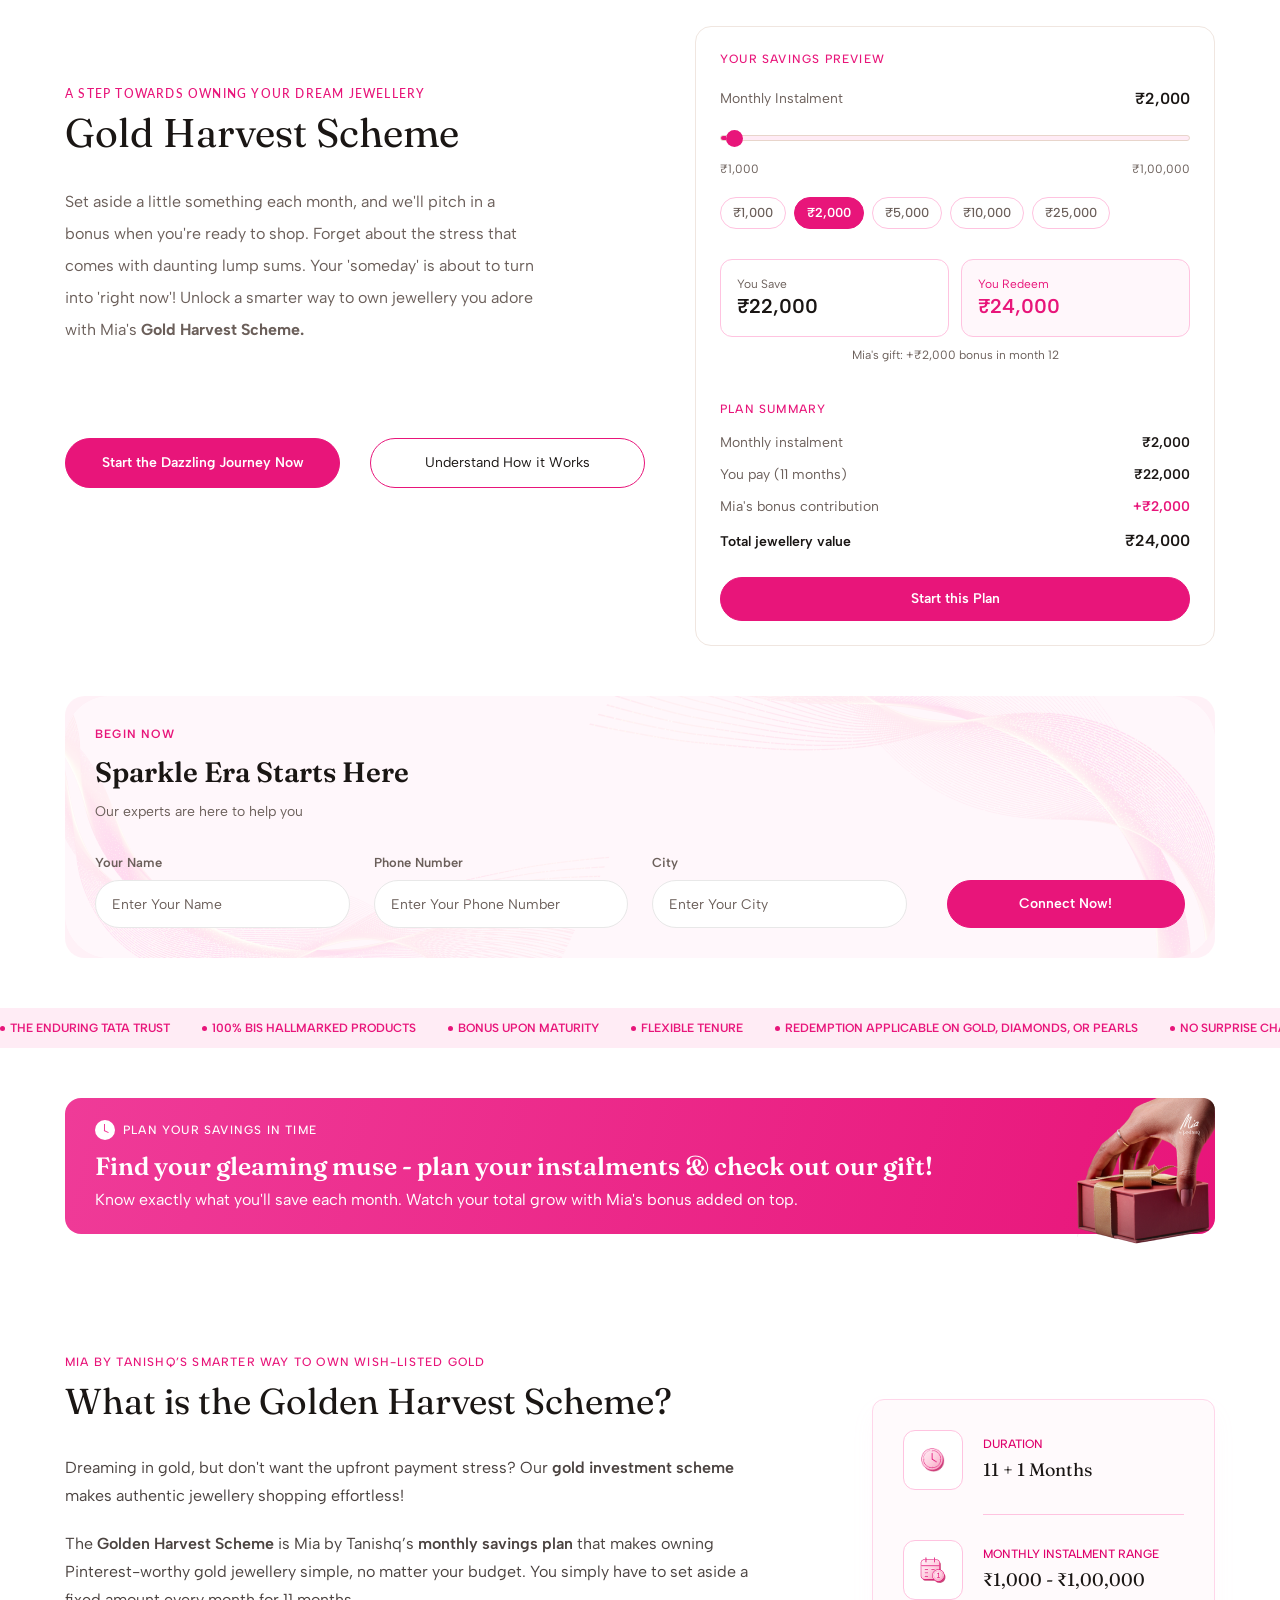
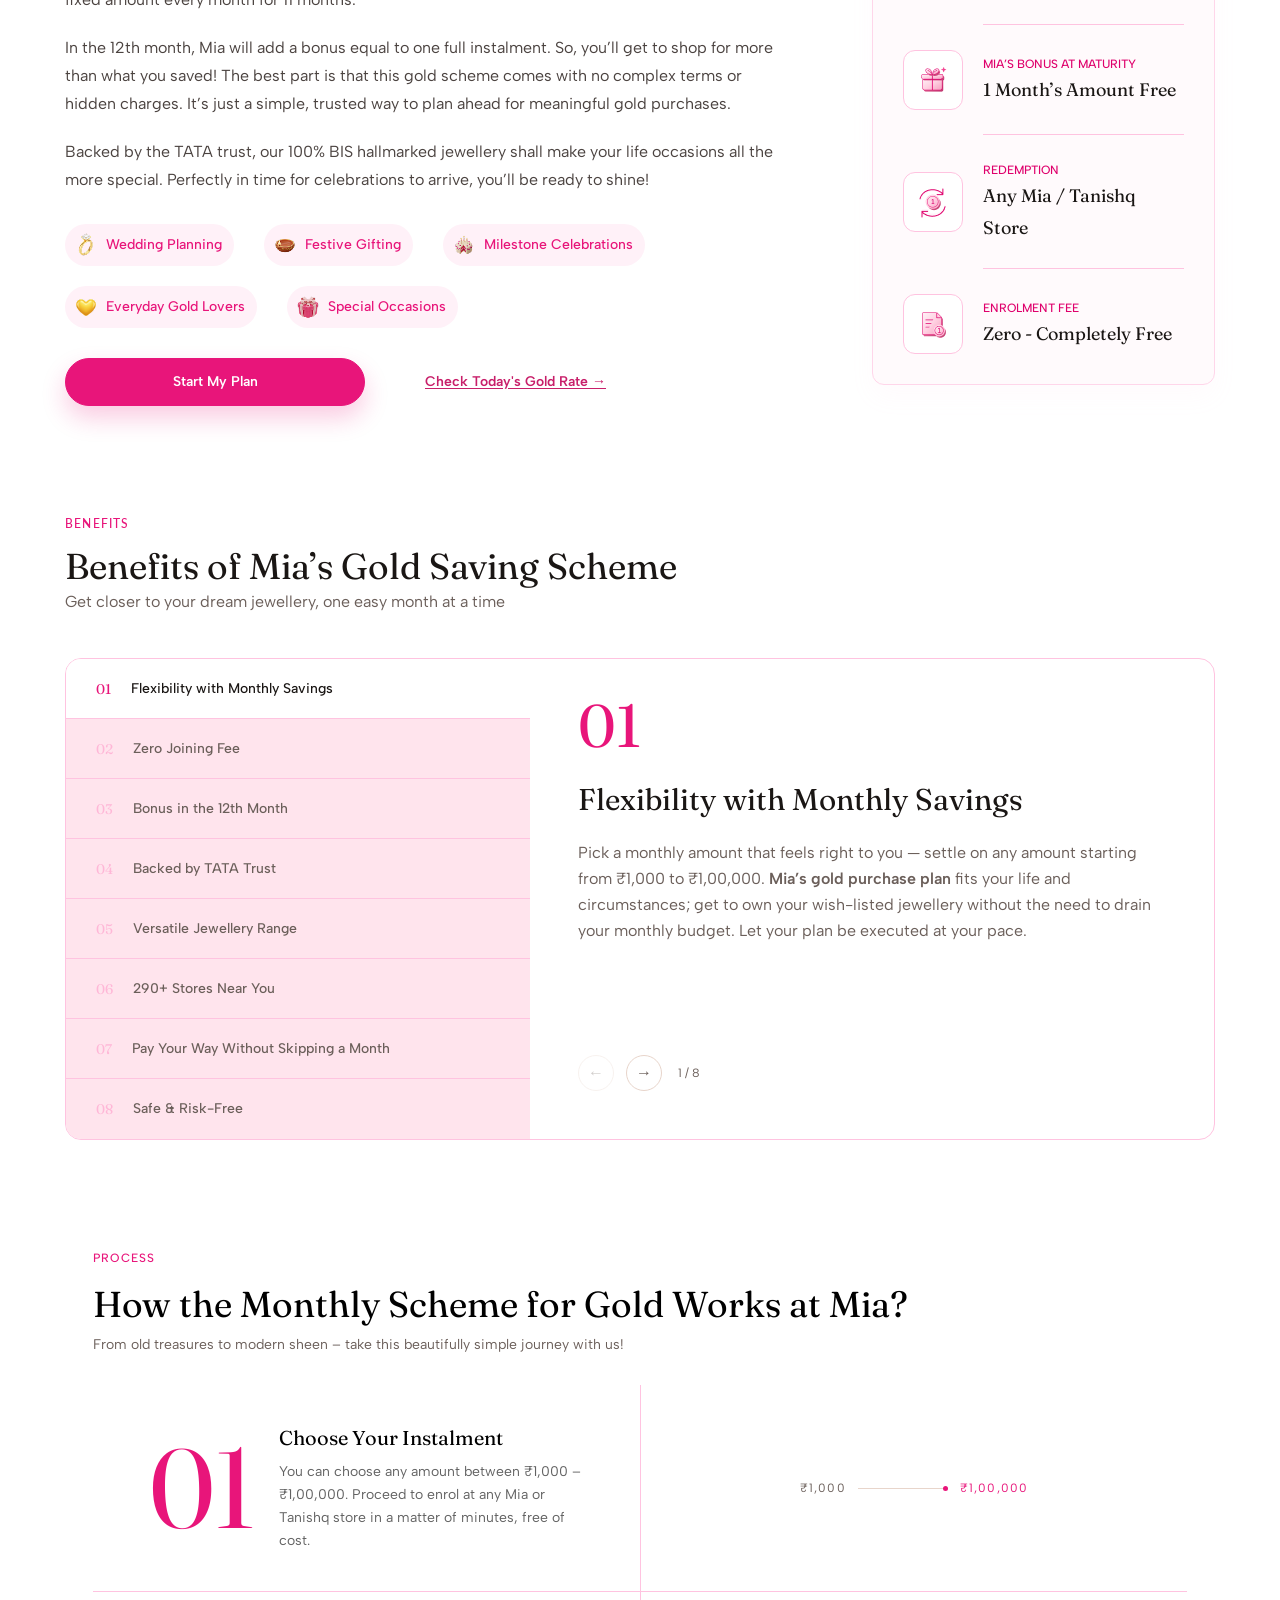
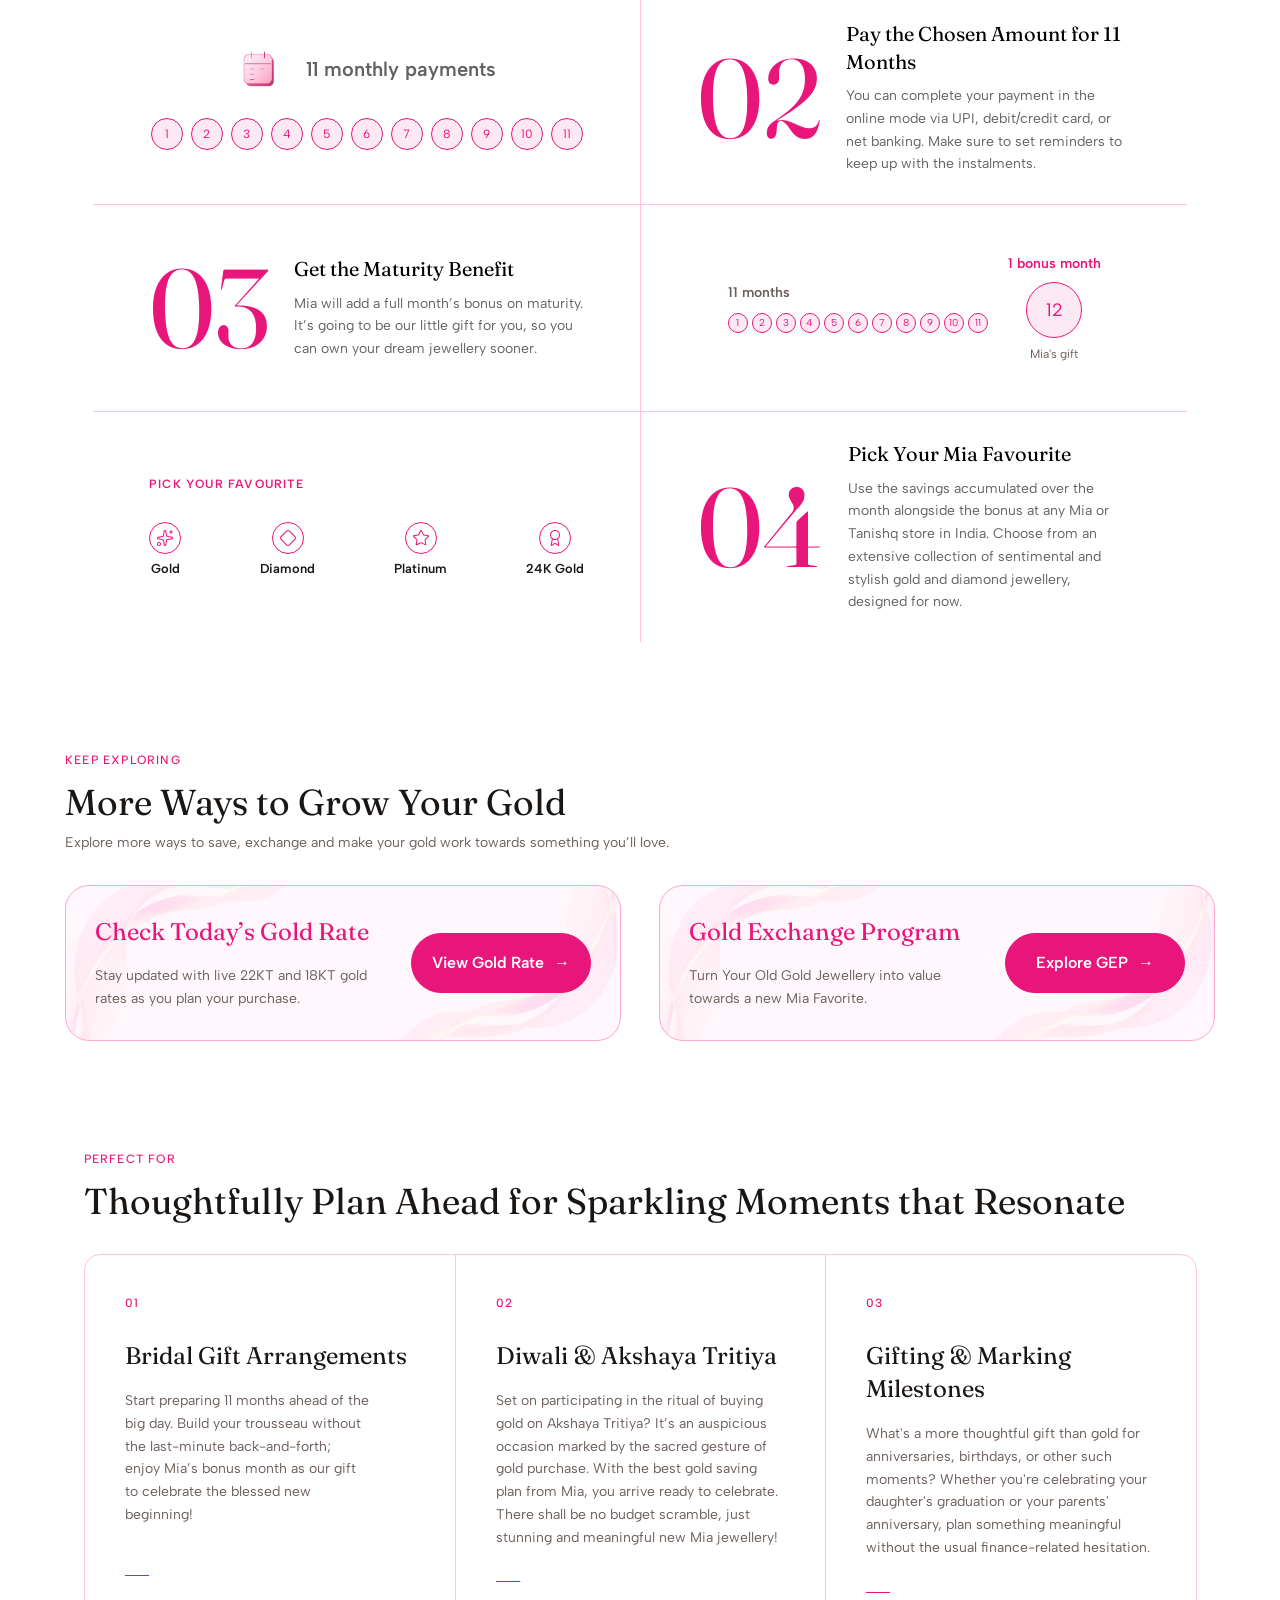
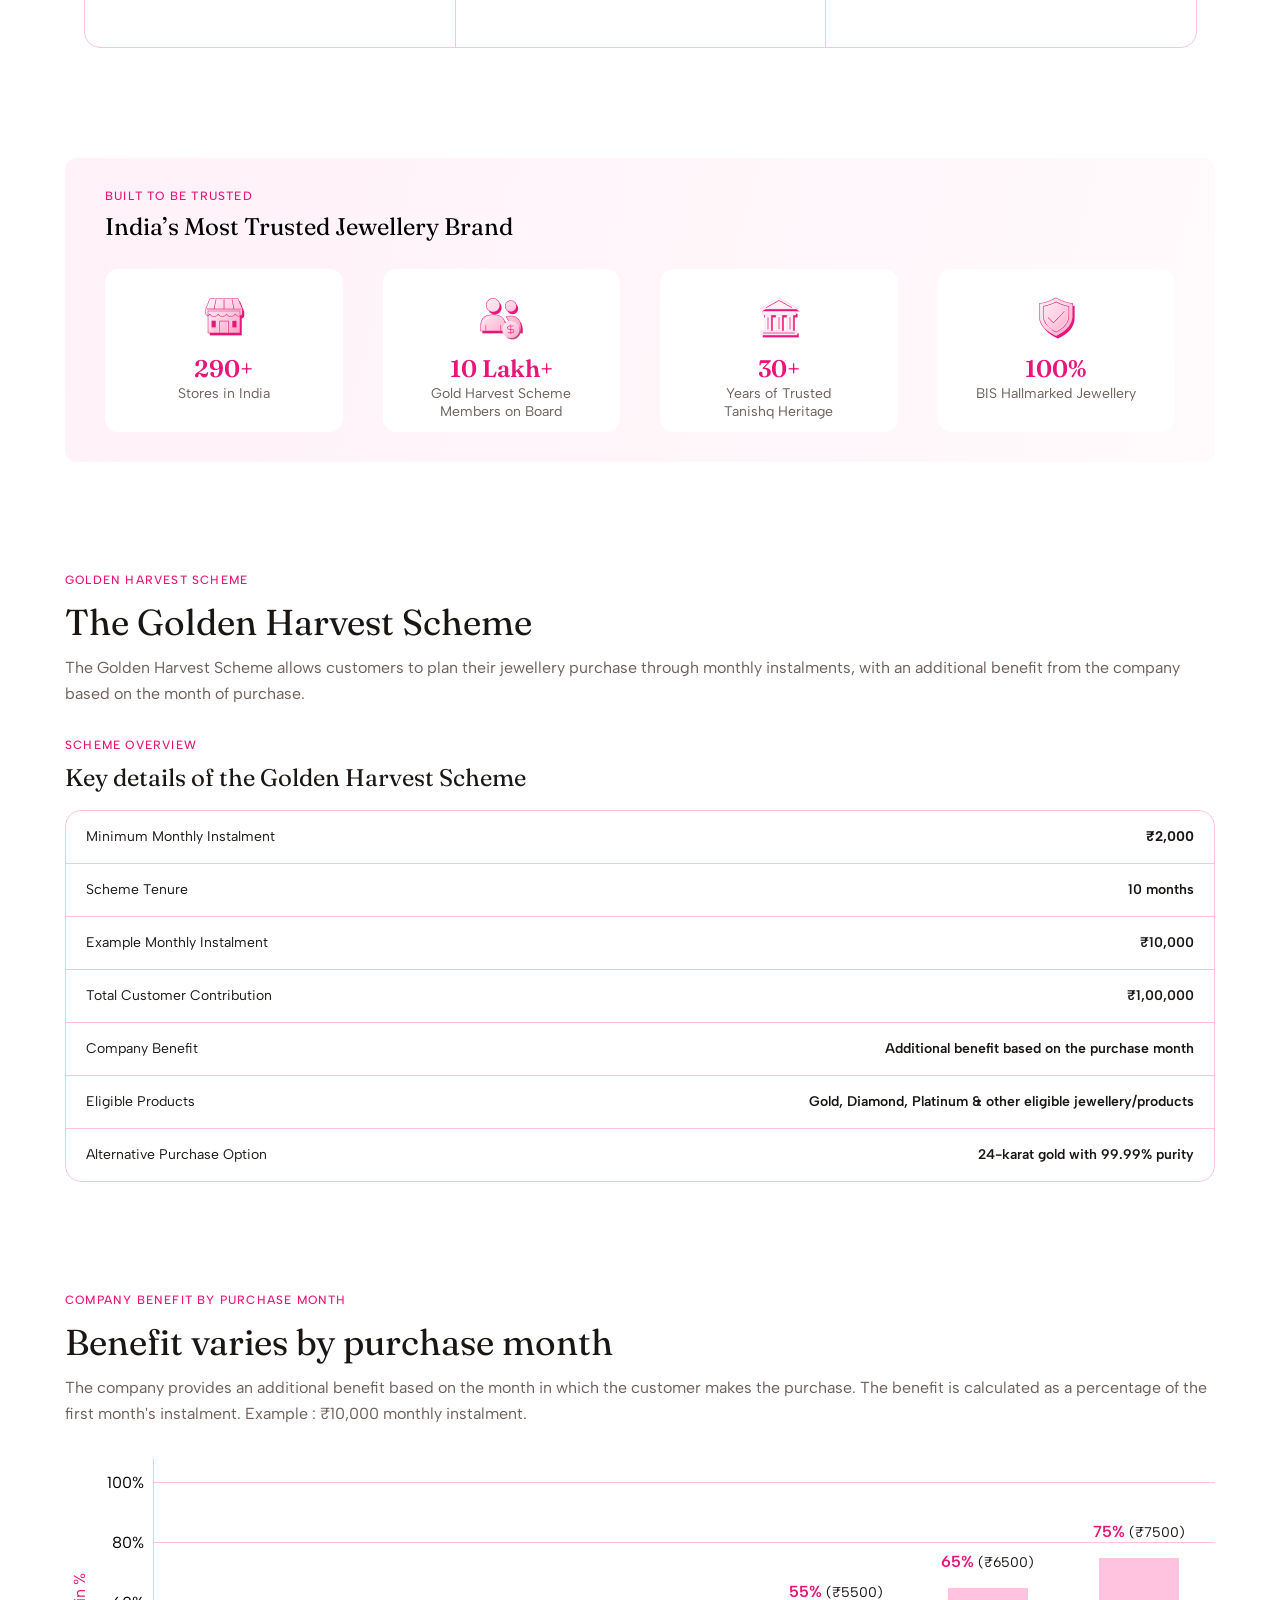
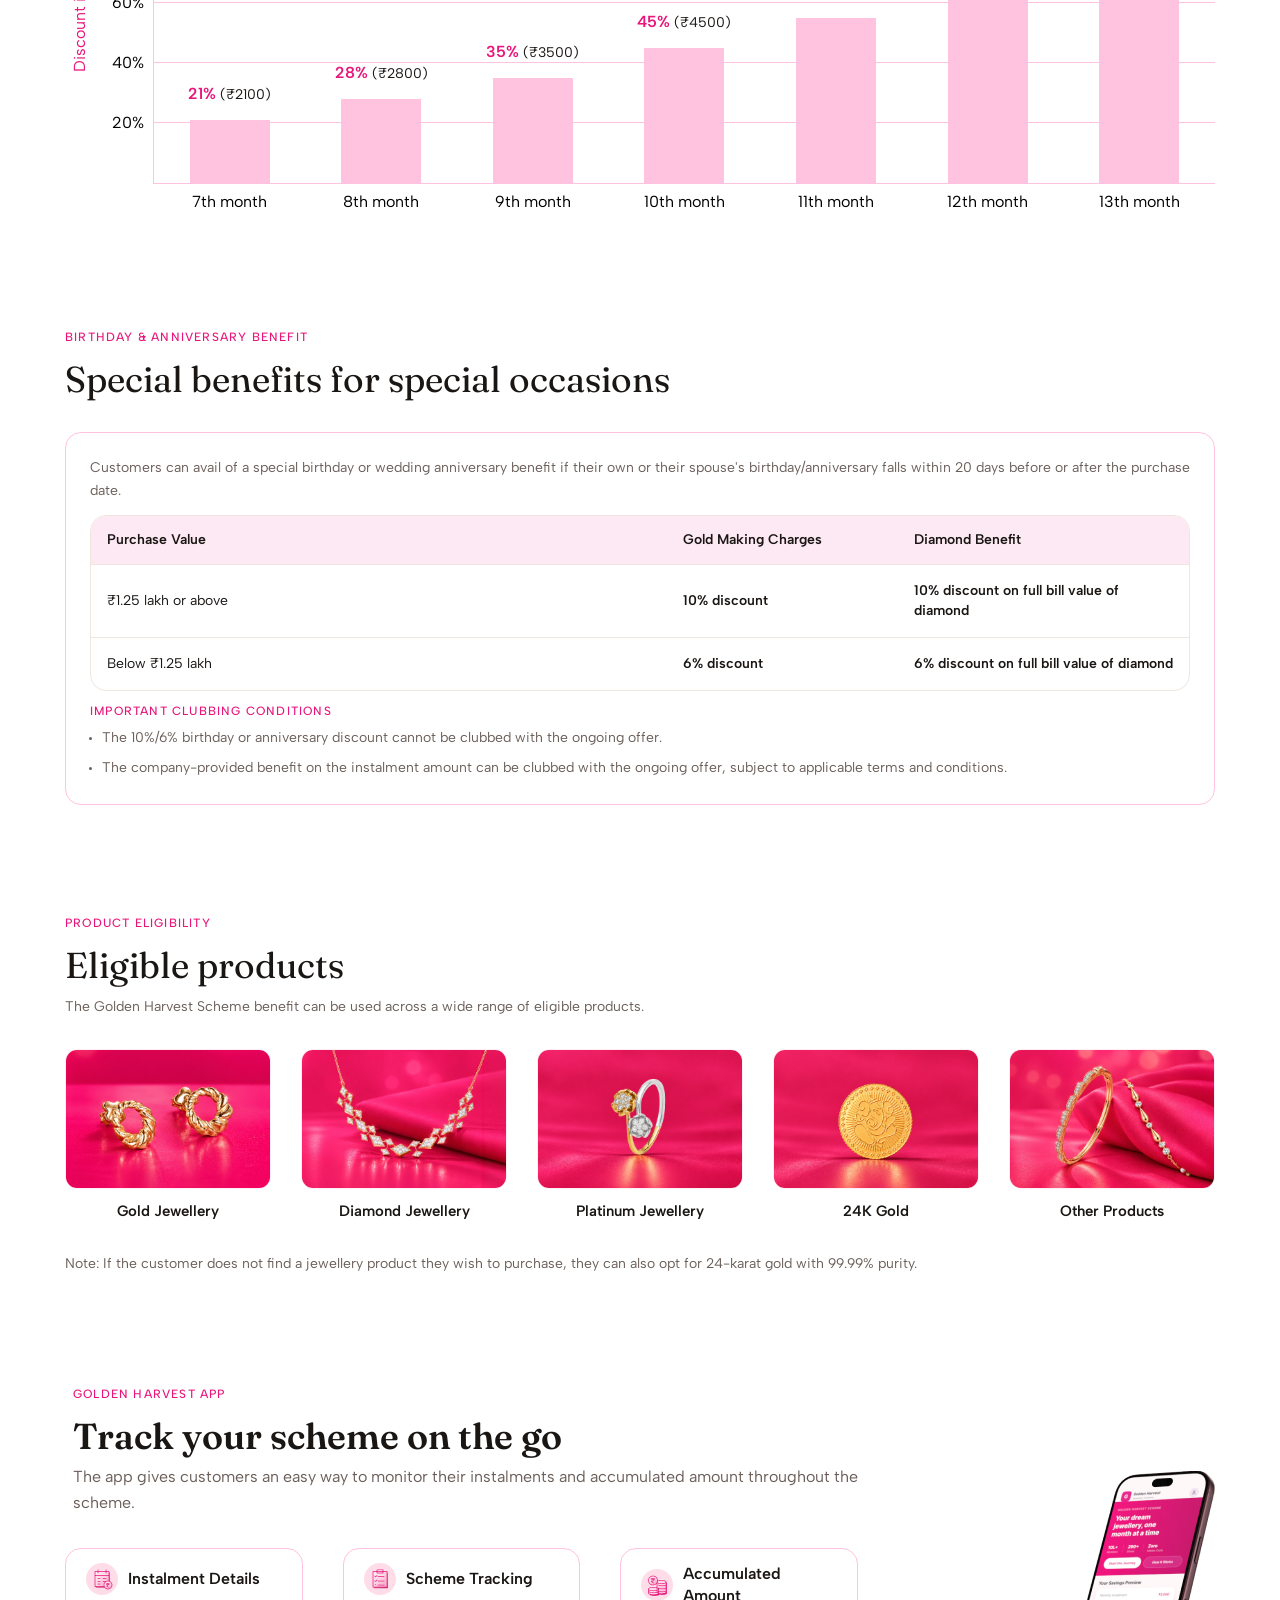
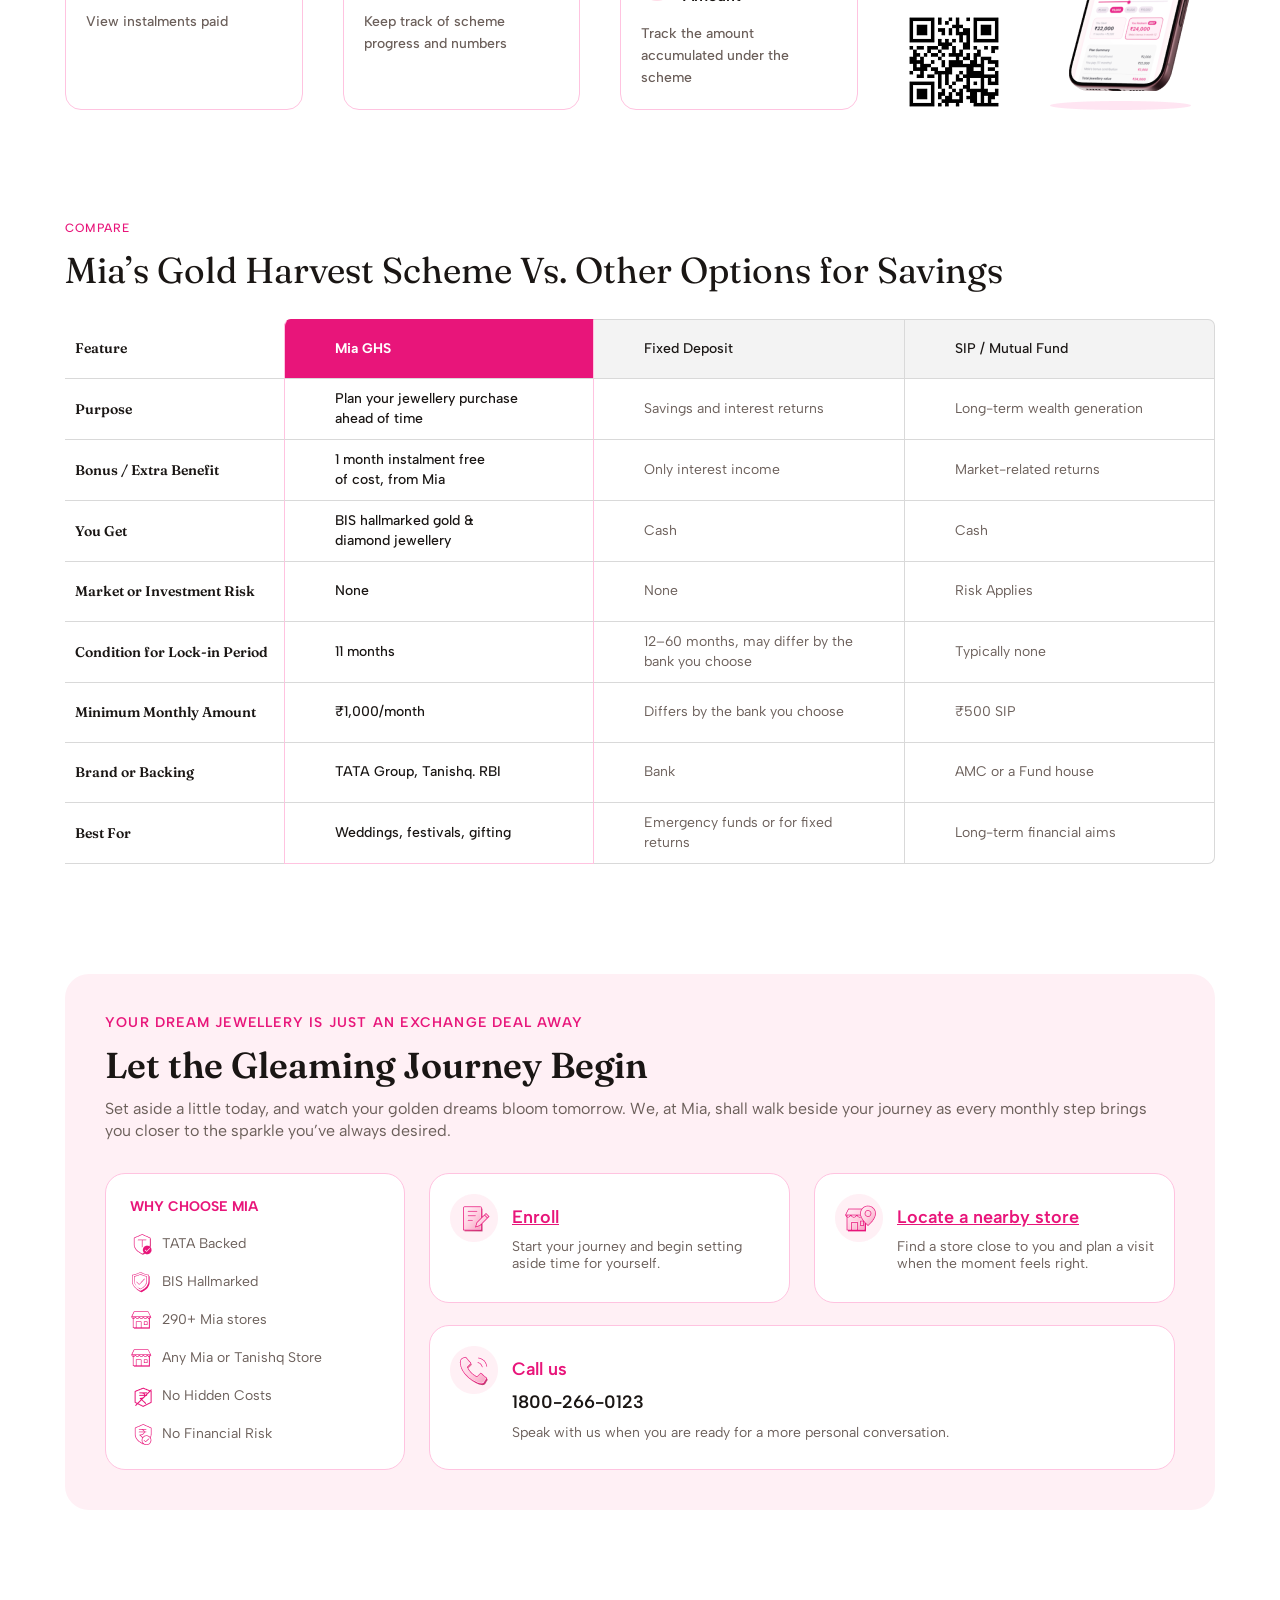
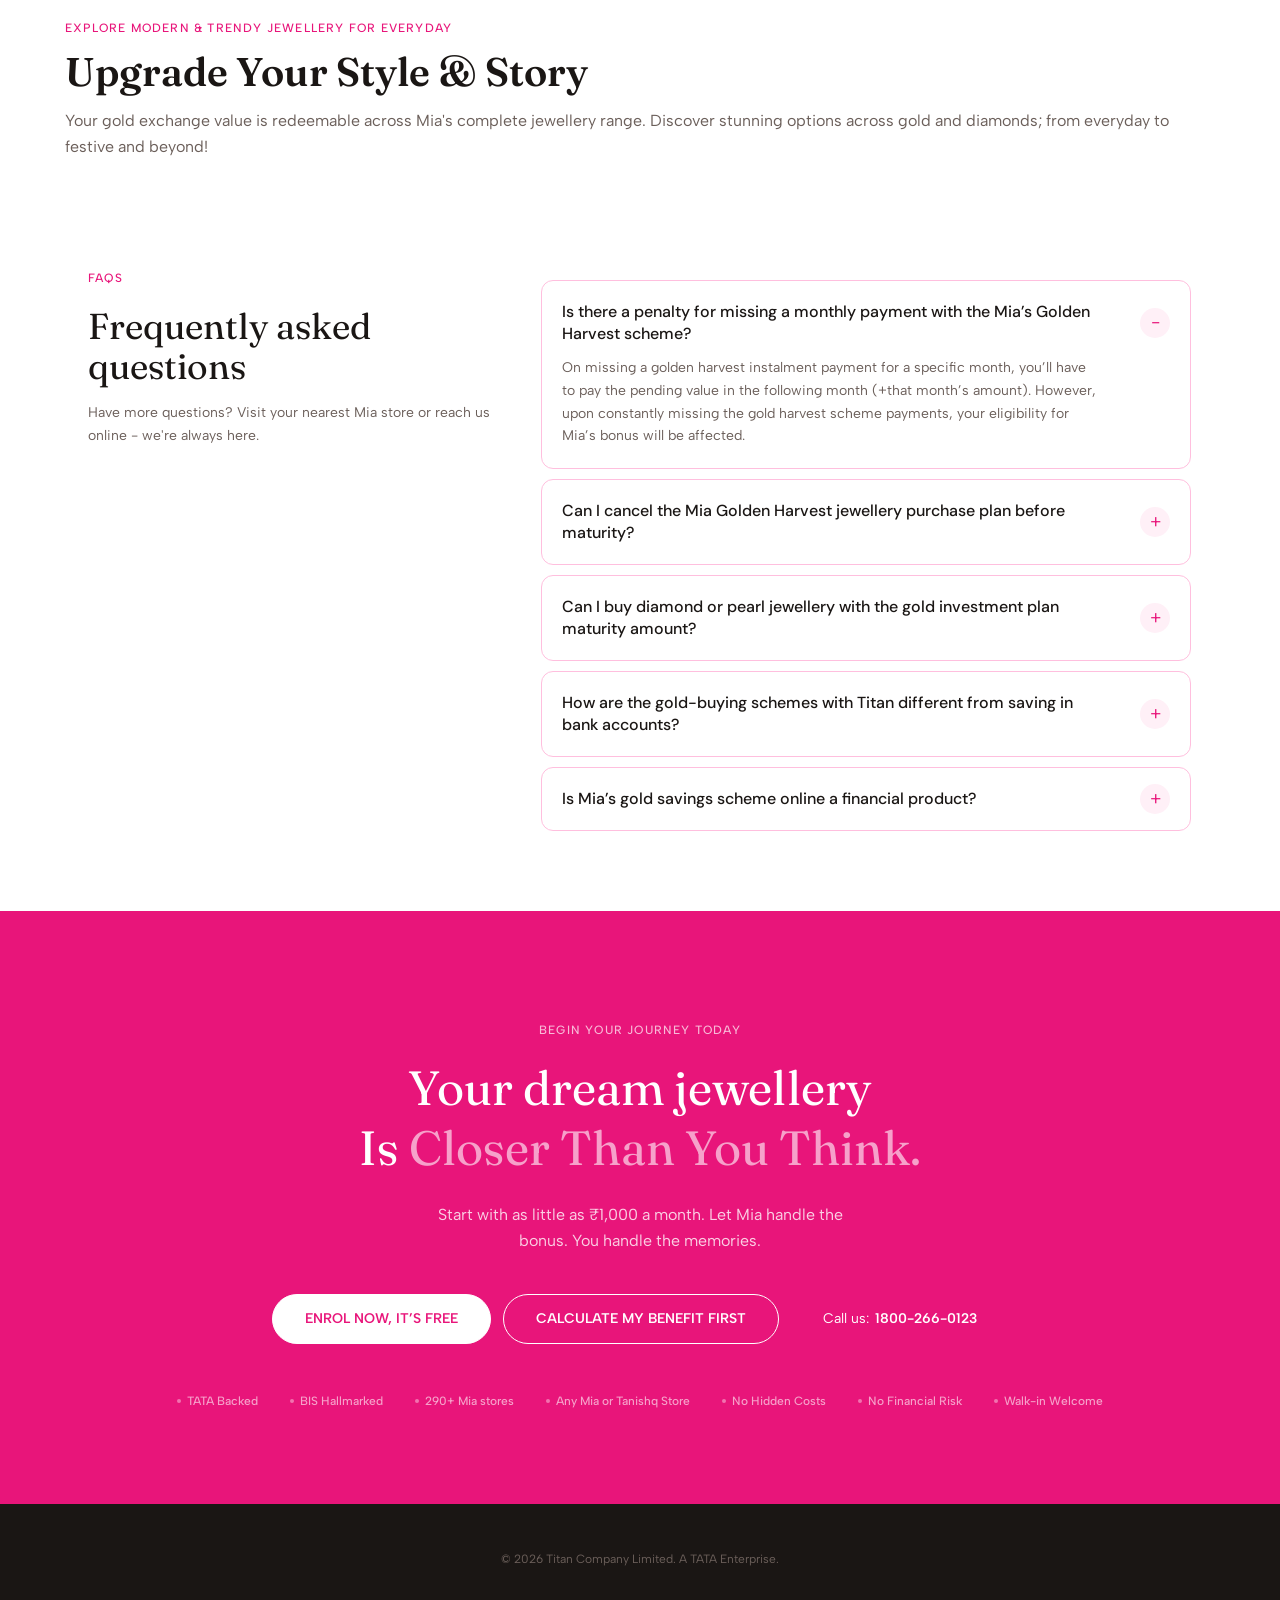
<file: index.html>
<!doctype html>
<html lang="en-IN">
<head>
  <meta charset="utf-8">
  <meta name="viewport" content="width=device-width, initial-scale=1">
  <title>Golden Harvest Scheme | Gold Saving &amp; Investment Plan | Mia by Tanishq</title>
  <meta name="description" content="Explore Mia’s Golden Harvest Scheme, a smart gold saving scheme designed to help you plan your jewellery purchase with easy monthly instalments and added benefits.">
  <link rel="canonical" href="https://www.miabytanishq.com/en_IN/golden-harvest-scheme">
  <link rel="preconnect" href="https://fonts.googleapis.com">
  <link rel="preconnect" href="https://fonts.gstatic.com" crossorigin>
  <link href="https://fonts.googleapis.com/css2?family=Albert+Sans:wght@400;500;600;700&family=DM+Sans:wght@500&family=Fraunces:wght@400;600&family=Lato:wght@400;700&display=swap" rel="stylesheet">
  <link rel="stylesheet" href="styles.css">
  <script src="script.js" defer></script>
</head>
<body>
  <main class="ghs-page">
    <section class="ghs-hero" aria-labelledby="ghs-heading">
      <div class="ghs-intro">
        <p class="ghs-eyebrow ghs-tagline">A Step Towards Owning Your Dream Jewellery</p>
        <h1 id="ghs-heading">Gold Harvest Scheme</h1>
        <p class="ghs-description">Set aside a little something each month, and we'll pitch in a bonus when you're ready to shop. Forget about the stress that comes with daunting lump sums. Your 'someday' is about to turn into 'right now'! Unlock a smarter way to own jewellery you adore with Mia's <strong>Gold Harvest Scheme.</strong></p>
        <div class="ghs-actions">
          <button class="ghs-button" type="button" id="explore-plan" aria-haspopup="dialog" aria-controls="enrol-dialog">Start the Dazzling Journey Now</button>
          <button class="ghs-button ghs-button-secondary" type="button" id="how-it-works">Understand How it Works</button>
        </div>
      </div>

      <div class="ghs-calculator" id="savings-preview" aria-labelledby="preview-heading">
        <h2 class="ghs-eyebrow" id="preview-heading">Your Savings Preview</h2>
        <div class="ghs-instalment">
          <label for="monthly-instalment">Monthly Instalment</label>
          <output for="monthly-instalment" id="monthly-amount">₹2,000</output>
        </div>
        <input class="ghs-range" id="monthly-instalment" type="range" min="1000" max="100000" step="1000" value="2000" aria-describedby="range-limits">
        <div class="ghs-range-limits" id="range-limits"><span>₹1,000</span><span>₹1,00,000</span></div>
        <div class="ghs-presets" role="group" aria-label="Choose a monthly instalment">
          <button type="button" data-amount="1000" aria-pressed="false">₹1,000</button>
          <button type="button" data-amount="2000" aria-pressed="true">₹2,000</button>
          <button type="button" data-amount="5000" aria-pressed="false">₹5,000</button>
          <button type="button" data-amount="10000" aria-pressed="false">₹10,000</button>
          <button type="button" data-amount="25000" aria-pressed="false">₹25,000</button>
        </div>
        <div class="ghs-results" aria-live="polite" aria-atomic="true">
          <div class="ghs-result"><span>You Save</span><output id="saved-amount" for="monthly-instalment">₹22,000</output></div>
          <div class="ghs-result ghs-result-redeem"><span>You Redeem</span><output id="redeem-amount" for="monthly-instalment">₹24,000</output></div>
        </div>
        <p class="ghs-gift">Mia's gift: <span id="gift-amount">+₹2,000</span> bonus in month 12</p>
        <div class="ghs-summary">
          <h3 class="ghs-eyebrow">Plan Summary</h3>
          <dl>
            <div><dt>Monthly instalment</dt><dd id="summary-monthly">₹2,000</dd></div>
            <div><dt>You pay (11 months)</dt><dd id="summary-saved">₹22,000</dd></div>
            <div><dt>Mia's bonus contribution</dt><dd class="ghs-pink" id="summary-bonus">+₹2,000</dd></div>
            <div class="ghs-summary-total"><dt>Total jewellery value</dt><dd id="summary-total">₹24,000</dd></div>
          </dl>
          <button class="ghs-button ghs-start-plan" id="start-plan" type="button" aria-haspopup="dialog" aria-controls="enrol-dialog">Start this Plan</button>
        </div>
      </div>
    </section>
    <section class="ghs-contact ghs-container" aria-labelledby="contact-heading">
      <div class="ghs-contact-header">
        <p class="ghs-eyebrow">Begin Now</p>
        <h2 id="contact-heading">Sparkle Era Starts Here</h2>
        <p>Our experts are here to help you</p>
      </div>
      <form class="ghs-contact-form" id="contact-form" novalidate>
        <div class="ghs-field">
          <label for="contact-name">Your Name</label>
          <input id="contact-name" name="name" type="text" placeholder="Enter Your Name" autocomplete="name" maxlength="100" required>
        </div>
        <div class="ghs-field">
          <label for="contact-phone">Phone Number</label>
          <input id="contact-phone" name="phone" type="tel" placeholder="Enter Your Phone Number" autocomplete="tel-national" inputmode="tel" maxlength="24" required>
        </div>
        <div class="ghs-field">
          <label for="contact-city">City</label>
          <input id="contact-city" name="city" type="text" placeholder="Enter Your City" autocomplete="address-level2" maxlength="100" required>
        </div>
        <div class="ghs-contact-submit">
          <div class="ghs-enrol-errors" id="contact-errors" role="alert" hidden></div>
          <button class="ghs-button ghs-connect" type="submit">Connect Now!</button>
        </div>
        <p class="ghs-contact-status" id="contact-status" role="status" hidden></p>
      </form>
      <div class="ghs-contact-success" id="contact-success" role="status" hidden>
        <span class="ghs-enrol-success-icon" aria-hidden="true">✓</span>
        <h3 id="contact-success-heading">Thank you!</h3>
        <p>Your enquiry has been submitted successfully. Our experts will contact you shortly.</p>
        <button class="ghs-button" id="contact-success-close" type="button">Close</button>
      </div>
    </section>

    <aside class="ghs-benefits" aria-label="Golden Harvest benefits">
      <div class="ghs-benefits-track">
      <ul>
        <li>The Enduring TATA Trust</li>
        <li>100% BIS Hallmarked Products</li>
        <li>Bonus Upon Maturity</li>
        <li>Flexible Tenure</li>
        <li>Redemption Applicable on Gold, Diamonds, or Pearls</li>
        <li>No Surprise Charges</li>
      </ul>
      </div>
    </aside>

    <section class="ghs-savings-banner ghs-container" aria-labelledby="savings-banner-heading">
      <div class="ghs-banner-copy">
        <p class="ghs-eyebrow"><span class="ghs-clock" aria-hidden="true"></span>Plan Your Savings in Time</p>
        <h2 id="savings-banner-heading">Find your gleaming muse - plan your instalments &amp; check out our gift!</h2>
        <p class="ghs-banner-description">Know exactly what you'll save each month. Watch your total grow with Mia's bonus added on top.</p>
      </div>
      <img class="ghs-banner-gift" src="assets/Mask%20group.png" width="138" height="146" alt="" loading="lazy">
    </section>

    <section class="ghs-about ghs-container" aria-labelledby="about-heading">
      <div class="ghs-about-copy">
        <p class="ghs-eyebrow">Mia by Tanishq’s Smarter Way to Own Wish-listed Gold</p>
        <h2 id="about-heading">What is the Golden Harvest Scheme?</h2>
        <div class="ghs-about-description">
          <p>Dreaming in gold, but don't want the upfront payment stress? Our <strong>gold investment scheme</strong> makes authentic jewellery shopping effortless!</p>
          <p>The <strong>Golden Harvest Scheme</strong> is Mia by Tanishq’s <strong>monthly savings plan</strong> that makes owning Pinterest-worthy gold jewellery simple, no matter your budget. You simply have to set aside a fixed amount every month for 11 months.</p>
          <p>In the 12th month, Mia will add a bonus equal to one full instalment. So, you’ll get to shop for more than what you saved! The best part is that this gold scheme comes with no complex terms or hidden charges. It’s just a simple, trusted way to plan ahead for meaningful gold purchases.</p>
          <p>Backed by the TATA trust, our 100% BIS hallmarked jewellery shall make your life occasions all the more special. Perfectly in time for celebrations to arrive, you’ll be ready to shine!</p>
        </div>
        <ul class="ghs-occasions" aria-label="Plan for your special moments">
          <li><img src="assets/Gold%20Diamond%20Ring%203D%20Icon%20%E2%80%94%20Transparent.png" width="30" height="30" alt="" loading="lazy">Wedding Planning</li>
          <li><img src="assets/3D%20Diya%20Icon.png" width="30" height="30" alt="" loading="lazy">Festive Gifting</li>
          <li><img src="assets/3D%20Cake%20with%20Candles.png" width="30" height="30" alt="" loading="lazy">Milestone Celebrations</li>
          <li><img src="assets/3D%20Yellow%20Heart%20Icon.png" width="30" height="30" alt="" loading="lazy">Everyday Gold Lovers</li>
          <li><img src="assets/3D%20Gift%20Box%20with%20Ribbon.png" width="30" height="30" alt="" loading="lazy">Special Occasions</li>
        </ul>
        <div class="ghs-about-actions">
          <button class="ghs-button ghs-about-start" type="button" id="about-start-plan" aria-haspopup="dialog" aria-controls="enrol-dialog">Start My Plan</button>
          <a class="ghs-gold-rate" href="https://www.miabytanishq.com/en_IN/gold-rate-today" target="_blank" rel="noopener noreferrer">Check Today's Gold Rate <span aria-hidden="true">→</span></a>
        </div>
      </div>

      <aside class="ghs-scheme-card" aria-label="Golden Harvest plan details">
        <div class="ghs-scheme-list">
          <div class="ghs-scheme-detail">
            <span class="ghs-scheme-icon"><img src="assets/Duration.png" width="32" height="32" alt="" loading="lazy"></span>
            <dl><dt>Duration</dt><dd>11 + 1 Months</dd></dl>
          </div>
          <div class="ghs-scheme-detail">
            <span class="ghs-scheme-icon"><img src="assets/Monthly%20Instalment%20Range.png" width="32" height="32" alt="" loading="lazy"></span>
            <dl><dt>Monthly Instalment Range</dt><dd>₹1,000 - ₹1,00,000</dd></dl>
          </div>
          <div class="ghs-scheme-detail">
            <span class="ghs-scheme-icon"><img src="assets/Mia%E2%80%99s%20Bonus%20at%20Maturity.png" width="32" height="32" alt="" loading="lazy"></span>
            <dl><dt>Mia’s Bonus at Maturity</dt><dd>1 Month’s Amount Free</dd></dl>
          </div>
          <div class="ghs-scheme-detail">
            <span class="ghs-scheme-icon"><img src="assets/Redemption.png" width="32" height="32" alt="" loading="lazy"></span>
            <dl><dt>Redemption</dt><dd>Any Mia / Tanishq Store</dd></dl>
          </div>
          <div class="ghs-scheme-detail">
            <span class="ghs-scheme-icon"><img src="assets/Enrolment%20Fee%20%E2%80%94%20pink%203D%20artwork.png" width="32" height="32" alt="" loading="lazy"></span>
            <dl><dt>Enrolment Fee</dt><dd>Zero - Completely Free</dd></dl>
          </div>
        </div>
      </aside>
    </section>
    <section class="ghs-benefit-section ghs-container" aria-labelledby="benefits-heading">
      <p class="ghs-eyebrow ghs-tagline">Benefits</p>
      <h2 id="benefits-heading">Benefits of Mia’s Gold Saving Scheme</h2>
      <p class="ghs-benefit-subtitle">Get closer to your dream jewellery, one easy month at a time</p>
      <div class="ghs-benefit-card">
        <div class="ghs-benefit-tabs" role="tablist" aria-label="Scheme benefits" aria-orientation="vertical">
          <button type="button" role="tab" id="benefit-tab-1" aria-controls="benefit-panel-1" aria-selected="true" tabindex="0"><span>01</span>Flexibility with Monthly Savings</button>
          <button type="button" role="tab" id="benefit-tab-2" aria-controls="benefit-panel-2" aria-selected="false" tabindex="-1"><span>02</span>Zero Joining Fee</button>
          <button type="button" role="tab" id="benefit-tab-3" aria-controls="benefit-panel-3" aria-selected="false" tabindex="-1"><span>03</span>Bonus in the 12th Month</button>
          <button type="button" role="tab" id="benefit-tab-4" aria-controls="benefit-panel-4" aria-selected="false" tabindex="-1"><span>04</span>Backed by TATA Trust</button>
          <button type="button" role="tab" id="benefit-tab-5" aria-controls="benefit-panel-5" aria-selected="false" tabindex="-1"><span>05</span>Versatile Jewellery Range</button>
          <button type="button" role="tab" id="benefit-tab-6" aria-controls="benefit-panel-6" aria-selected="false" tabindex="-1"><span>06</span>290+ Stores Near You</button>
          <button type="button" role="tab" id="benefit-tab-7" aria-controls="benefit-panel-7" aria-selected="false" tabindex="-1"><span>07</span>Pay Your Way Without Skipping a Month</button>
          <button type="button" role="tab" id="benefit-tab-8" aria-controls="benefit-panel-8" aria-selected="false" tabindex="-1"><span>08</span>Safe &amp; Risk-Free</button>
        </div>
        <div class="ghs-benefit-content">
          <div class="ghs-benefit-panels" aria-live="polite" aria-atomic="true">
            <article role="tabpanel" id="benefit-panel-1" aria-labelledby="benefit-tab-1" tabindex="0">
              <p class="ghs-benefit-number" aria-hidden="true">01</p>
              <h3>Flexibility with Monthly Savings</h3>
              <p class="ghs-benefit-description">Pick a monthly amount that feels right to you — settle on any amount starting from ₹1,000 to ₹1,00,000. <strong>Mia’s gold purchase plan</strong> fits your life and circumstances; get to own your wish-listed jewellery without the need to drain your monthly budget. Let your plan be executed at your pace.</p>
            </article>
            <!-- Benefits 2–8 follow the client-approved content handoff. -->
            <article role="tabpanel" id="benefit-panel-2" aria-labelledby="benefit-tab-2" tabindex="0" hidden>
              <p class="ghs-benefit-number" aria-hidden="true">02</p>
              <h3>No Upfront Cost, Always Easy</h3>
              <p class="ghs-benefit-description">There’s no requirement for a joining fee or costs associated with paperwork charges. No hidden charges apply. Your first instalment is all you need to get started. Pay via a mode that you’re comfortable with; we accept UPI, net banking, and debit or credit card.</p>
            </article>
            <article role="tabpanel" id="benefit-panel-3" aria-labelledby="benefit-tab-3" tabindex="0" hidden>
              <p class="ghs-benefit-number" aria-hidden="true">03</p>
              <h3>Bonus in the 12th Month</h3>
              <p class="ghs-benefit-description">Save for 11 months, and a full month’s instalment shall be on us! Take this example for your better understanding: you can save ₹5,000 x 11 months and redeem ₹60,000 in jewellery. It’s how we thank our exclusive Golden Harvest members for their faith, loyalty, and dedication to aesthetics!</p>
            </article>
            <article role="tabpanel" id="benefit-panel-4" aria-labelledby="benefit-tab-4" tabindex="0" hidden>
              <p class="ghs-benefit-number" aria-hidden="true">04</p>
              <h3>Backed by the TATA Trust</h3>
              <p class="ghs-benefit-description">Mia by Tanishq is part of Titan Company Limited, a TATA Group enterprise with 30+ years of jewellery expertise. Your savings are safe with us, and the jewellery you’ll buy is going to be 100% BIS Hallmarked. Rest assured that every transaction is secure.</p>
            </article>
            <article role="tabpanel" id="benefit-panel-5" aria-labelledby="benefit-tab-5" tabindex="0" hidden>
              <p class="ghs-benefit-number" aria-hidden="true">05</p>
              <h3>A Versatile Jewellery Range</h3>
              <p class="ghs-benefit-description">Redeem the maturity amount on gold, diamonds, pearls, and more. Pick from 5000+ original and trendy BIS hallmarked designs — lightweight everyday pieces to statement bridal sets, we’ve got it all!</p>
            </article>
            <article role="tabpanel" id="benefit-panel-6" aria-labelledby="benefit-tab-6" tabindex="0" hidden>
              <p class="ghs-benefit-number" aria-hidden="true">06</p>
              <h3>290+ Stores, Always Near You</h3>
              <p class="ghs-benefit-description">With 290+ Mia and Tanishq stores situated across India, redeeming your <strong>gold savings plan</strong> amount is a simple task. Walk into any of our stores, present your plan, and walk out with the jewellery you’ve been eyeing!</p>
            </article>
            <article role="tabpanel" id="benefit-panel-7" aria-labelledby="benefit-tab-7" tabindex="0" hidden>
              <p class="ghs-benefit-number" aria-hidden="true">07</p>
              <h3>Pay Your Way Without Skipping a Month</h3>
              <p class="ghs-benefit-description">Mia by Tanishq is part of Titan Company Limited, a TATA Group enterprise with 30+ years of jewellery expertise. Your savings are safe with us, and the jewellery you’ll buy is going to be 100% BIS Hallmarked. Rest assured that every transaction is secure.</p>
            </article>
            <article role="tabpanel" id="benefit-panel-8" aria-labelledby="benefit-tab-8" tabindex="0" hidden>
              <p class="ghs-benefit-number" aria-hidden="true">08</p>
              <h3>Safe, Simple &amp; Ideally Risk-Free</h3>
              <p class="ghs-benefit-description">It isn’t just an investment in something random or a complicated <strong>gold investment scheme</strong>. It’s a trusted <strong>gold savings plan</strong> made just for the iconic jewellery you’ve loved for a long time. There’s no market risk involved or financial jargon in question. There are also no lock-in penalties; only worry-free savings for what you love.</p>
            </article>
          </div>
          <div class="ghs-benefit-navigation" role="group" aria-label="Navigate benefits">
            <button type="button" id="benefit-previous" aria-label="Previous benefit" disabled><span aria-hidden="true">←</span></button>
            <button type="button" id="benefit-next" aria-label="Next benefit"><span aria-hidden="true">→</span></button>
            <span id="benefit-counter" aria-label="Benefit 1 of 8">1 / 8</span>
          </div>
        </div>
      </div>
    </section>
    <section class="ghs-process ghs-container" aria-labelledby="process-heading">
      <p class="ghs-eyebrow">Process</p>
      <h2 id="process-heading">How the Monthly Scheme for Gold Works at Mia?</h2>
      <p class="ghs-process-subtitle">From old treasures to modern sheen – take this beautifully simple journey with us!</p>
      <ol class="ghs-process-steps">
        <li>
          <div class="ghs-process-copy">
            <span class="ghs-process-number" aria-hidden="true">01</span>
            <div><h3>Choose Your Instalment</h3><p>You can choose any amount between ₹1,000 – ₹1,00,000. Proceed to enrol at any Mia or Tanishq store in a matter of minutes, free of cost.</p></div>
          </div>
          <div class="ghs-process-visual">
            <div class="ghs-process-range" aria-label="Monthly instalment range: 1,000 to 1,00,000 rupees"><span>₹1,000</span><span class="ghs-process-range-line" aria-hidden="true"></span><span>₹1,00,000</span></div>
          </div>
        </li>
        <li>
          <div class="ghs-process-copy">
            <span class="ghs-process-number" aria-hidden="true">02</span>
            <div><h3>Pay the Chosen Amount for 11 Months</h3><p>You can complete your payment in the online mode via UPI, debit/credit card, or net banking. Make sure to set reminders to keep up with the instalments.</p></div>
          </div>
          <div class="ghs-process-visual">
            <div class="ghs-process-payments">
              <p class="ghs-payments-heading"><img src="assets/Monthly%20Instalment%20Range%20(1).png" width="48" height="48" alt="" loading="lazy">11 monthly payments</p>
              <ol class="ghs-months" aria-label="Eleven monthly instalments"><li>1</li><li>2</li><li>3</li><li>4</li><li>5</li><li>6</li><li>7</li><li>8</li><li>9</li><li>10</li><li>11</li></ol>
            </div>
          </div>
        </li>
        <li>
          <div class="ghs-process-copy">
            <span class="ghs-process-number" aria-hidden="true">03</span>
            <div><h3>Get the Maturity Benefit</h3><p>Mia will add a full month’s bonus on maturity. It’s going to be our little gift for you, so you can own your dream jewellery sooner.</p></div>
          </div>
          <div class="ghs-process-visual">
            <div class="ghs-process-maturity">
              <div class="ghs-maturity-months"><p>11 months</p><ol class="ghs-months ghs-months-small" aria-label="Eleven monthly instalments"><li>1</li><li>2</li><li>3</li><li>4</li><li>5</li><li>6</li><li>7</li><li>8</li><li>9</li><li>10</li><li>11</li></ol></div>
              <div class="ghs-bonus-month"><p>1 bonus month</p><span>12</span><p>Mia's gift</p></div>
            </div>
          </div>
        </li>
        <li>
          <div class="ghs-process-copy">
            <span class="ghs-process-number" aria-hidden="true">04</span>
            <div><h3>Pick Your Mia Favourite</h3><p>Use the savings accumulated over the month alongside the bonus at any Mia or Tanishq store in India. Choose from an extensive collection of sentimental and stylish gold and diamond jewellery, designed for now.</p></div>
          </div>
          <div class="ghs-process-visual">
            <div class="ghs-process-favourites">
              <p class="ghs-eyebrow">Pick Your Favourite</p>
              <ul>
                <li><span><img src="assets/sparkles.png" width="18" height="18" alt="" loading="lazy"></span>Gold</li>
                <li><span><img src="assets/diamond.png" width="18" height="18" alt="" loading="lazy"></span>Diamond</li>
                <li><span><img src="assets/star.png" width="18" height="18" alt="" loading="lazy"></span>Platinum</li>
                <li><span><img src="assets/award.png" width="18" height="18" alt="" loading="lazy"></span>24K Gold</li>
              </ul>
            </div>
          </div>
        </li>
      </ol>
    </section>
    <section class="ghs-explore ghs-container" aria-labelledby="explore-heading">
      <p class="ghs-eyebrow">Keep Exploring</p>
      <h2 id="explore-heading">More Ways to Grow Your Gold</h2>
      <p class="ghs-explore-subtitle">Explore more ways to save, exchange and make your gold work towards something you’ll love.</p>
      <div class="ghs-explore-cards">
        <article class="ghs-explore-card ghs-explore-rate" aria-labelledby="explore-rate-heading">
          <div class="ghs-explore-copy">
            <h3 id="explore-rate-heading">Check Today’s Gold Rate</h3>
            <p>Stay updated with live 22KT and 18KT gold rates as you plan your purchase.</p>
          </div>
          <a class="ghs-button ghs-explore-button" href="https://www.miabytanishq.com/en_IN/jewellery-purchase-plan.html" target="_blank" rel="noopener noreferrer">View Gold Rate <span aria-hidden="true">→</span></a>
        </article>
        <article class="ghs-explore-card ghs-explore-exchange" aria-labelledby="explore-exchange-heading">
          <img class="ghs-exchange-art" src="assets/Mask%20group%20(1).png" width="556" height="156" alt="" loading="lazy">
          <div class="ghs-explore-copy">
            <h3 id="explore-exchange-heading">Gold Exchange Program</h3>
            <p>Turn Your Old Gold Jewellery into value towards a new Mia Favorite.</p>
          </div>
          <a class="ghs-button ghs-explore-button" href="https://www.miabytanishq.com/en_IN/gold-exchange-program.html" target="_blank" rel="noopener noreferrer">Explore GEP <span aria-hidden="true">→</span></a>
        </article>
      </div>
    </section>
    <section class="ghs-perfect ghs-container" aria-labelledby="perfect-heading">
      <p class="ghs-eyebrow">Perfect For</p>
      <h2 id="perfect-heading">Thoughtfully Plan Ahead for Sparkling Moments that Resonate</h2>
      <div class="ghs-perfect-cards">
        <article aria-labelledby="perfect-bridal-heading">
          <p class="ghs-eyebrow" aria-hidden="true">01</p>
          <h3 id="perfect-bridal-heading">Bridal Gift Arrangements</h3>
          <p class="ghs-perfect-description">Start preparing 11 months ahead of the big day. Build your trousseau without the last-minute back-and-forth; enjoy Mia’s bonus month as our gift to celebrate the blessed new beginning!</p>
        </article>
        <article aria-labelledby="perfect-festive-heading">
          <p class="ghs-eyebrow" aria-hidden="true">02</p>
          <h3 id="perfect-festive-heading">Diwali &amp; Akshaya Tritiya</h3>
          <p class="ghs-perfect-description">Set on participating in the ritual of buying gold on Akshaya Tritiya? It’s an auspicious occasion marked by the sacred gesture of gold purchase. With the best gold saving plan from Mia, you arrive ready to celebrate. There shall be no budget scramble, just stunning and meaningful new Mia jewellery!</p>
        </article>
        <article aria-labelledby="perfect-milestones-heading">
          <p class="ghs-eyebrow" aria-hidden="true">03</p>
          <h3 id="perfect-milestones-heading">Gifting &amp; Marking Milestones</h3>
          <p class="ghs-perfect-description">What's a more thoughtful gift than gold for anniversaries, birthdays, or other such moments? Whether you're celebrating your daughter's graduation or your parents' anniversary, plan something meaningful without the usual finance-related hesitation.</p>
        </article>
      </div>
    </section>
    <section class="ghs-trust ghs-container" aria-labelledby="trust-heading">
      <p class="ghs-eyebrow">Built to Be Trusted</p>
      <h2 id="trust-heading">India’s Most Trusted Jewellery Brand</h2>
      <ul class="ghs-trust-cards" aria-label="Mia by Tanishq in numbers">
        <li>
          <img src="assets/290%2B%20Stores%20in%20India.png" width="64" height="64" alt="" loading="lazy">
          <p class="ghs-trust-number">290+</p>
          <p class="ghs-trust-description">Stores in India</p>
        </li>
        <li>
          <img src="assets/10%20Lakh%2B%20Golden%20Harvest%20Scheme%20Mebmers%20on%20Board.png" width="64" height="64" alt="" loading="lazy">
          <p class="ghs-trust-number">10 Lakh+</p>
          <p class="ghs-trust-description">Gold Harvest Scheme<br>Members on Board</p>
        </li>
        <li>
          <img src="assets/30%2B%20Years%20of%20trusted%20Tanishq%20Heritage.png" width="64" height="64" alt="" loading="lazy">
          <p class="ghs-trust-number">30+</p>
          <p class="ghs-trust-description">Years of Trusted<br>Tanishq Heritage</p>
        </li>
        <li>
          <img src="assets/100%25%20BIS%20Hallmarked%20Jewellery.png" width="64" height="64" alt="" loading="lazy">
          <p class="ghs-trust-number">100%</p>
          <p class="ghs-trust-description">BIS Hallmarked Jewellery</p>
        </li>
      </ul>
    </section>
    <section class="ghs-overview ghs-container" aria-labelledby="overview-heading">
      <p class="ghs-eyebrow">Golden Harvest Scheme</p>
      <h2 id="overview-heading">The Golden Harvest Scheme</h2>
      <p class="ghs-overview-intro">The Golden Harvest Scheme allows customers to plan their jewellery purchase through monthly instalments, with an additional benefit from the company based on the month of purchase.</p>
      <div class="ghs-overview-details">
        <p class="ghs-eyebrow">Scheme Overview</p>
        <h3 id="overview-details-heading">Key details of the Golden Harvest Scheme</h3>
        <div class="ghs-overview-table-wrap">
          <table class="ghs-overview-table" aria-labelledby="overview-details-heading">
            <tbody>
              <tr><th scope="row">Minimum Monthly Instalment</th><td><strong>₹2,000</strong></td></tr>
              <tr><th scope="row">Scheme Tenure</th><td>10 months</td></tr>
              <tr><th scope="row">Example Monthly Instalment</th><td>₹10,000</td></tr>
              <tr><th scope="row">Total Customer Contribution</th><td>₹1,00,000</td></tr>
              <tr><th scope="row">Company Benefit</th><td>Additional benefit based on the purchase month</td></tr>
              <tr><th scope="row">Eligible Products</th><td>Gold, Diamond, Platinum &amp; other eligible jewellery/products</td></tr>
              <tr><th scope="row">Alternative Purchase Option</th><td>24-karat gold with 99.99% purity</td></tr>
            </tbody>
          </table>
        </div>
      </div>
    </section>
    <section class="ghs-purchase-benefit ghs-container" aria-labelledby="purchase-benefit-heading">
      <p class="ghs-eyebrow">Company Benefit by Purchase Month</p>
      <h2 id="purchase-benefit-heading">Benefit varies by purchase month</h2>
      <p class="ghs-purchase-intro">The company provides an additional benefit based on the month in which the customer makes the purchase. The benefit is calculated as a percentage of the first month's instalment. Example : ₹10,000 monthly instalment.</p>
      <div class="ghs-chart-scroll" role="region" aria-label="Purchase-month benefit chart" tabindex="0">
        <figure class="ghs-purchase-chart" aria-label="Company benefit for a ₹10,000 monthly instalment">
          <span class="ghs-chart-axis-title" aria-hidden="true">Discount in %</span>
          <div class="ghs-chart-plot">
            <div class="ghs-chart-grid" aria-hidden="true">
              <div style="--tick: 100"><span>100%</span></div>
              <div style="--tick: 80"><span>80%</span></div>
              <div style="--tick: 60"><span>60%</span></div>
              <div style="--tick: 40"><span>40%</span></div>
              <div style="--tick: 20"><span>20%</span></div>
            </div>
            <ul class="ghs-chart-bars">
              <li style="--benefit: 21"><span class="ghs-chart-value">21% <span>(₹2100)</span></span><span class="ghs-chart-bar" aria-hidden="true"></span><span class="ghs-chart-month">7th month</span></li>
              <li style="--benefit: 28"><span class="ghs-chart-value">28% <span>(₹2800)</span></span><span class="ghs-chart-bar" aria-hidden="true"></span><span class="ghs-chart-month">8th month</span></li>
              <li style="--benefit: 35"><span class="ghs-chart-value">35% <span>(₹3500)</span></span><span class="ghs-chart-bar" aria-hidden="true"></span><span class="ghs-chart-month">9th month</span></li>
              <li style="--benefit: 45"><span class="ghs-chart-value">45% <span>(₹4500)</span></span><span class="ghs-chart-bar" aria-hidden="true"></span><span class="ghs-chart-month">10th month</span></li>
              <li style="--benefit: 55"><span class="ghs-chart-value">55% <span>(₹5500)</span></span><span class="ghs-chart-bar" aria-hidden="true"></span><span class="ghs-chart-month">11th month</span></li>
              <li style="--benefit: 65"><span class="ghs-chart-value">65% <span>(₹6500)</span></span><span class="ghs-chart-bar" aria-hidden="true"></span><span class="ghs-chart-month">12th month</span></li>
              <li style="--benefit: 75"><span class="ghs-chart-value">75% <span>(₹7500)</span></span><span class="ghs-chart-bar" aria-hidden="true"></span><span class="ghs-chart-month">13th month</span></li>
            </ul>
          </div>
        </figure>
      </div>
    </section>
    <section class="ghs-occasion-benefit ghs-container" aria-labelledby="occasion-benefit-heading">
      <p class="ghs-eyebrow">Birthday &amp; Anniversary Benefit</p>
      <h2 id="occasion-benefit-heading">Special benefits for special occasions</h2>
      <div class="ghs-occasion-card">
        <p class="ghs-occasion-intro">Customers can avail of a special birthday or wedding anniversary benefit if their own or their spouse's birthday/anniversary falls within 20 days before or after the purchase date.</p>
        <div class="ghs-occasion-table-scroll" role="region" aria-label="Birthday and anniversary discount tiers" tabindex="0">
          <div class="ghs-occasion-table-wrap">
            <table class="ghs-occasion-table" aria-labelledby="occasion-benefit-heading">
              <colgroup><col class="ghs-occasion-purchase-col"><col class="ghs-occasion-gold-col"><col></colgroup>
              <thead>
                <tr><th scope="col">Purchase Value</th><th scope="col">Gold Making Charges</th><th scope="col">Diamond Benefit</th></tr>
              </thead>
              <tbody>
                <tr><th scope="row">₹1.25 lakh or above</th><td>10% discount</td><td>10% discount on full bill value of diamond</td></tr>
                <tr><th scope="row">Below ₹1.25 lakh</th><td>6% discount</td><td>6% discount on full bill value of diamond</td></tr>
              </tbody>
            </table>
          </div>
        </div>
        <div class="ghs-occasion-conditions">
          <h3 class="ghs-eyebrow">Important Clubbing Conditions</h3>
          <ul>
            <li>The 10%/6% birthday or anniversary discount cannot be clubbed with the ongoing offer.</li>
            <li>The company-provided benefit on the instalment amount can be clubbed with the ongoing offer, subject to applicable terms and conditions.</li>
          </ul>
        </div>
      </div>
    </section>
    <section class="ghs-products ghs-container" aria-labelledby="products-heading">
      <p class="ghs-eyebrow">Product Eligibility</p>
      <h2 id="products-heading">Eligible products</h2>
      <p class="ghs-products-intro">The Golden Harvest Scheme benefit can be used across a wide range of eligible products.</p>
      <ul class="ghs-product-cards">
        <li><a class="ghs-product-link" href="https://www.miabytanishq.com/en_IN/plain-gold-jewellery" target="_blank" rel="noopener noreferrer"><img src="assets/ghs-eligible-products-gold.jpg" width="206" height="140" alt="" loading="lazy"><p>Gold Jewellery</p></a></li>
        <li><a class="ghs-product-link" href="https://www.miabytanishq.com/en_IN/diamond-jewellery" target="_blank" rel="noopener noreferrer"><img src="assets/ghs-eligible-products-diamond.jpg" width="206" height="140" alt="" loading="lazy"><p>Diamond Jewellery</p></a></li>
        <li><a class="ghs-product-link" href="https://www.miabytanishq.com/en_IN/collections/duet" target="_blank" rel="noopener noreferrer"><img src="assets/ghs-eligible-products-platinum.jpg" width="206" height="140" alt="" loading="lazy"><p>Platinum Jewellery</p></a></li>
        <li><a class="ghs-product-link" href="https://www.miabytanishq.com/en_IN/24kt-gold-jewellery" target="_blank" rel="noopener noreferrer"><img src="assets/ghs-eligible-products-24kt.jpg" width="206" height="140" alt="" loading="lazy"><p>24K Gold</p></a></li>
        <li><a class="ghs-product-link" href="https://www.miabytanishq.com/en_IN/all-jewellery" target="_blank" rel="noopener noreferrer"><img src="assets/ghs-eligible-products-others.jpg" width="206" height="140" alt="" loading="lazy"><p>Other Products</p></a></li>
      </ul>
      <p class="ghs-products-note">Note: If the customer does not find a jewellery product they wish to purchase, they can also opt for 24-karat gold with 99.99% purity.</p>
    </section>
    <section class="ghs-app ghs-container" aria-labelledby="app-heading">
      <div class="ghs-app-copy">
        <div class="ghs-app-intro">
          <p class="ghs-eyebrow">Golden Harvest App</p>
          <h2 id="app-heading">Track your scheme on the go</h2>
          <p>The app gives customers an easy way to monitor their instalments and accumulated amount throughout the scheme.</p>
        </div>
        <ul class="ghs-app-features">
          <li>
            <h3><img src="assets/Instalment%20Details.png" width="32" height="32" alt="" loading="lazy">Instalment Details</h3>
            <p>View instalments paid</p>
          </li>
          <li>
            <h3><img src="assets/Scheme%20Tracking.png" width="32" height="32" alt="" loading="lazy">Scheme Tracking</h3>
            <p>Keep track of scheme progress and numbers</p>
          </li>
          <li>
            <h3><img src="assets/Accumulated%20Amount.png" width="32" height="32" alt="" loading="lazy">Accumulated Amount</h3>
            <p>Track the amount accumulated under the scheme</p>
          </li>
        </ul>
      </div>
      <div class="ghs-app-artwork">
        <img class="ghs-app-qr" src="assets/Rectangle%2034625907.png" width="96" height="96" alt="Scan to download the Golden Harvest app" loading="lazy">
        <img class="ghs-app-phone" src="assets/Group%20369.png" width="165" height="239" alt="Golden Harvest app savings preview on a phone" loading="lazy">
      </div>
    </section>
    <section class="ghs-compare ghs-container" aria-labelledby="compare-heading">
      <p class="ghs-eyebrow">Compare</p>
      <h2 id="compare-heading">Mia’s Gold Harvest Scheme Vs. Other Options for Savings</h2>
      <div class="ghs-compare-scroll" role="region" aria-label="Savings options comparison table" tabindex="0">
        <table class="ghs-compare-table" aria-labelledby="compare-heading">
          <colgroup><col class="ghs-compare-feature-col"><col><col><col></colgroup>
          <thead>
            <tr><th scope="col">Feature</th><th scope="col">Mia GHS</th><th scope="col">Fixed Deposit</th><th scope="col">SIP / Mutual Fund</th></tr>
          </thead>
          <tbody>
            <tr><th scope="row">Purpose</th><td>Plan your jewellery purchase ahead of time</td><td>Savings and interest returns</td><td>Long-term wealth generation</td></tr>
            <tr><th scope="row">Bonus / Extra Benefit</th><td>1 month instalment free<br>of cost, from Mia</td><td>Only interest income</td><td>Market-related returns</td></tr>
            <tr><th scope="row">You Get</th><td>BIS hallmarked gold &amp;<br>diamond jewellery</td><td>Cash</td><td>Cash</td></tr>
            <tr><th scope="row">Market or Investment Risk</th><td>None</td><td>None</td><td>Risk Applies</td></tr>
            <tr><th scope="row">Condition for Lock-in Period</th><td>11 months</td><td>12–60 months, may differ by the bank you choose</td><td>Typically none</td></tr>
            <tr><th scope="row">Minimum Monthly Amount</th><td>₹1,000/month</td><td>Differs by the bank you choose</td><td>₹500 SIP</td></tr>
            <tr><th scope="row">Brand or Backing</th><td>TATA Group, Tanishq. RBI</td><td>Bank</td><td>AMC or a Fund house</td></tr>
            <tr><th scope="row">Best For</th><td>Weddings, festivals, gifting</td><td>Emergency funds or for fixed returns</td><td>Long-term financial aims</td></tr>
          </tbody>
        </table>
      </div>
    </section>
    <section class="ghs-journey ghs-container" aria-labelledby="journey-heading">
      <p class="ghs-eyebrow">Your dream jewellery is just an exchange deal away</p>
      <h2 id="journey-heading">Let the Gleaming Journey Begin</h2>
      <p class="ghs-journey-intro">Set aside a little today, and watch your golden dreams bloom tomorrow. We, at Mia, shall walk beside your journey as every monthly step brings you closer to the sparkle you’ve always desired.</p>
      <div class="ghs-journey-grid">
        <div class="ghs-journey-trust">
          <h3>Why Choose Mia</h3>
          <ul>
            <li><span class="ghs-journey-badge ghs-badge-tata"><img src="assets/Group%201171281457.png" alt="" loading="lazy"></span>TATA Backed</li>
            <li><span class="ghs-journey-badge"><img src="assets/Group%201171281458.png" alt="" loading="lazy"></span>BIS Hallmarked</li>
            <li><span class="ghs-journey-badge"><img src="assets/Group%201171281459.png" alt="" loading="lazy"></span>290+ Mia stores</li>
            <li><span class="ghs-journey-badge"><img src="assets/Group%201171281459.png" alt="" loading="lazy"></span>Any Mia or Tanishq Store</li>
            <li><span class="ghs-journey-badge ghs-badge-cost"><img src="assets/Group%201171281460.png" alt="" loading="lazy"></span>No Hidden Costs</li>
            <li><span class="ghs-journey-badge ghs-badge-risk"><img src="assets/Group%201171281461.png" alt="" loading="lazy"></span>No Financial Risk</li>
          </ul>
        </div>
        <div class="ghs-journey-actions">
          <div class="ghs-journey-card">
            <img src="assets/Enrol.png" width="48" height="48" alt="" loading="lazy">
            <div><button class="ghs-journey-link" id="journey-enrol" type="button" aria-haspopup="dialog" aria-controls="enrol-dialog">Enroll</button><p>Start your journey and begin setting aside time for yourself.</p></div>
          </div>
          <div class="ghs-journey-card">
            <img src="assets/Locate%20a%20nearby%20store.png" width="48" height="48" alt="" loading="lazy">
            <div><a class="ghs-journey-link" href="https://www.miabytanishq.com/en_IN/store-locator/find" target="_blank" rel="noopener noreferrer">Locate a nearby store</a><p>Find a store close to you and plan a visit when the moment feels right.</p></div>
          </div>
          <div class="ghs-journey-card ghs-journey-call">
            <img src="assets/Call%20Us%20artwork.png" width="48" height="48" alt="" loading="lazy">
            <div><h3 class="ghs-journey-call-title">Call us</h3><p class="ghs-journey-phone">1800-266-0123</p><p>Speak with us when you are ready for a more personal conversation.</p></div>
          </div>
        </div>
      </div>
    </section>
    <section class="ghs-style ghs-container" aria-labelledby="style-heading">
      <p class="ghs-eyebrow">Explore Modern &amp; Trendy Jewellery for Everyday</p>
      <h2 id="style-heading">Upgrade Your Style &amp; Story</h2>
      <p>Your gold exchange value is redeemable across Mia's complete jewellery range. Discover stunning options across gold and diamonds; from everyday to festive and beyond!</p>
    </section>
    <section class="ghs-faq ghs-container" aria-labelledby="faq-heading">
      <div class="ghs-faq-intro">
        <p class="ghs-eyebrow">FAQs</p>
        <h2 id="faq-heading">Frequently asked questions</h2>
        <p>Have more questions? Visit your nearest Mia store or reach us online - we're always here.</p>
      </div>
      <div class="ghs-faq-items">
        <details name="ghs-faq" open>
          <summary>Is there a penalty for missing a monthly payment with the Mia’s Golden Harvest scheme?</summary>
          <p>On missing a golden harvest instalment payment for a specific month, you’ll have to pay the pending value in the following month (+that month’s amount). However, upon constantly missing the gold harvest scheme payments, your eligibility for Mia’s bonus will be affected.</p>
        </details>
        <details name="ghs-faq">
          <summary>Can I cancel the Mia Golden Harvest jewellery purchase plan before maturity?</summary>
          <!-- Temporary answer: replace with client-approved cancellation terms. -->
          <p>Please contact your nearest Mia store for the cancellation terms that apply to your plan.</p>
        </details>
        <details name="ghs-faq">
          <summary>Can I buy diamond or pearl jewellery with the gold investment plan maturity amount?</summary>
          <!-- Temporary answer: replace with client-approved product eligibility wording. -->
          <p>Please contact your nearest Mia store to confirm which diamond or pearl jewellery is eligible under your plan.</p>
        </details>
        <details name="ghs-faq">
          <summary>How are the gold-buying schemes with Titan different from saving in bank accounts?</summary>
          <!-- Temporary answer: replace with client-approved comparison wording. -->
          <p>Please contact your nearest Mia store for an explanation of the scheme and how it differs from a bank savings account.</p>
        </details>
        <details name="ghs-faq">
          <summary>Is Mia’s gold savings scheme online a financial product?</summary>
          <!-- Temporary answer: replace with client-approved scheme classification wording. -->
          <p>Please contact your nearest Mia store for the scheme’s official terms and classification.</p>
        </details>
      </div>
    </section>
    <section class="ghs-closing" aria-labelledby="closing-heading">
      <div class="ghs-closing-content">
        <p class="ghs-eyebrow">Begin Your Journey Today</p>
        <h2 id="closing-heading">Your dream jewellery<br>Is <span>Closer Than You Think.</span></h2>
        <p class="ghs-closing-description">Start with as little as ₹1,000 a month. Let Mia handle the bonus. You handle the memories.</p>
        <div class="ghs-closing-actions">
          <button class="ghs-closing-button ghs-closing-primary" id="closing-enrol" type="button" aria-haspopup="dialog" aria-controls="enrol-dialog">Enrol Now, It’s Free</button>
          <a class="ghs-closing-button" id="closing-calculate" href="#savings-preview">Calculate My Benefit First</a>
          <p class="ghs-closing-contact">Call us: <span>1800-266-0123</span></p>
        </div>
        <ul class="ghs-closing-trust" aria-label="Mia promises">
          <li>TATA Backed</li>
          <li>BIS Hallmarked</li>
          <li>290+ Mia stores</li>
          <li>Any Mia or Tanishq Store</li>
          <li>No Hidden Costs</li>
          <li>No Financial Risk</li>
          <li>Walk-in Welcome</li>
        </ul>
      </div>
    </section>
  </main>
  <footer class="ghs-footer"><p>© 2026 Titan Company Limited. A TATA Enterprise.</p></footer>
  <dialog class="ghs-dialog ghs-enrol-dialog" id="enrol-dialog" aria-labelledby="enrol-heading">
    <form method="dialog"><button class="ghs-dialog-close" aria-label="Close enrolment form" type="submit">×</button></form>
    <div class="ghs-enrol-header">
      <p class="ghs-eyebrow">Begin Now</p>
      <h2 id="enrol-heading">Sparkle Era Starts Here</h2>
      <p>Our experts are here to help you</p>
    </div>
    <!-- Provisional fields follow the existing lead form. Client approval and submission integration are pending. -->
    <form class="ghs-enrol-form" id="enrol-form" novalidate>
      <section class="ghs-enrol-selected-plan" id="enrol-plan-summary" aria-labelledby="enrol-plan-heading" hidden>
        <h3 id="enrol-plan-heading">Your Selected Plan</h3>
        <dl>
          <dt>Monthly instalment</dt><dd id="enrol-plan-display-monthlyInstalment"></dd>
          <dt>You pay (11 months)</dt><dd id="enrol-plan-display-savings"></dd>
          <dt>Mia’s bonus contribution</dt><dd id="enrol-plan-display-bonus"></dd>
          <dt>Total jewellery value</dt><dd id="enrol-plan-display-total"></dd>
        </dl>
      </section>
      <input id="enrol-plan-monthlyInstalment" name="monthlyInstalment" type="hidden" disabled>
      <input id="enrol-plan-savings" name="savings" type="hidden" disabled>
      <input id="enrol-plan-bonus" name="bonus" type="hidden" disabled>
      <input id="enrol-plan-total" name="total" type="hidden" disabled>
      <input id="enrol-plan-instalments" name="instalments" type="hidden" disabled>
      <input id="enrol-plan-currency" name="currency" type="hidden" disabled>
      <div class="ghs-field">
        <label for="enrol-name">Your Name</label>
        <input id="enrol-name" name="name" type="text" placeholder="Enter Your Name" autocomplete="name" maxlength="100" required autofocus>
      </div>
      <div class="ghs-field">
        <label for="enrol-phone">Phone Number</label>
        <input id="enrol-phone" name="phone" type="tel" placeholder="Enter Your Phone Number" autocomplete="tel-national" inputmode="tel" maxlength="24" required>
      </div>
      <div class="ghs-field">
        <label for="enrol-city">City</label>
        <input id="enrol-city" name="city" type="text" placeholder="Enter Your City" autocomplete="address-level2" maxlength="100" required>
      </div>
      <div class="ghs-enrol-errors" id="enrol-errors" role="alert" hidden></div>
      <button class="ghs-button" type="submit" disabled>Connect Now!</button>
    </form>
    <div class="ghs-enrol-success" id="enrol-success" role="status" hidden>
      <span class="ghs-enrol-success-icon" aria-hidden="true">✓</span>
      <h3 id="enrol-success-heading">Thank you!</h3>
      <p>Your enquiry has been submitted successfully. Our experts will contact you shortly.</p>
      <button class="ghs-button" id="enrol-success-close" type="button">Close</button>
    </div>
  </dialog>
  <dialog class="ghs-dialog" id="plan-dialog" aria-labelledby="dialog-heading">
    <form method="dialog"><button class="ghs-dialog-close" aria-label="Close" type="submit">×</button></form>
    <h2 id="dialog-heading">How your plan works</h2>
    <p id="dialog-copy"></p>
    <form method="dialog"><button class="ghs-button" type="submit">Back to preview</button></form>
  </dialog>
</body>
</html>
</file>
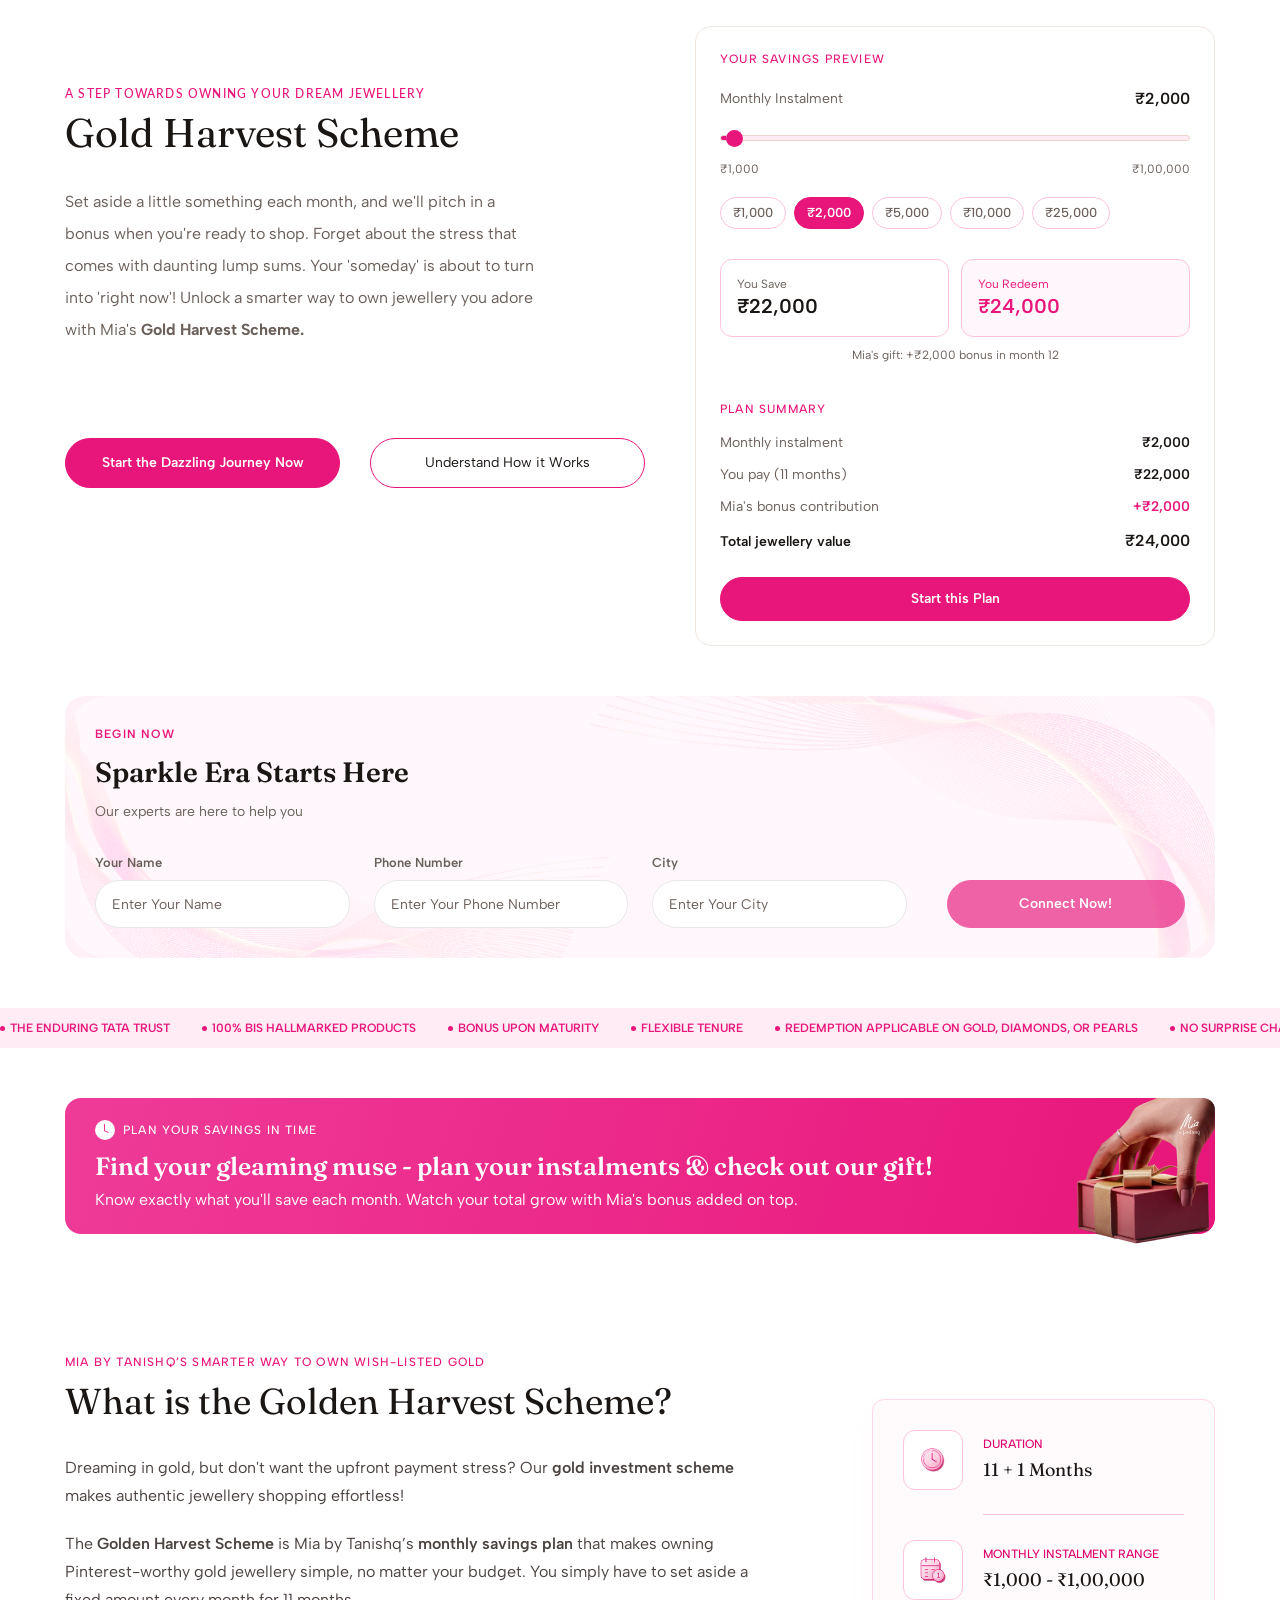
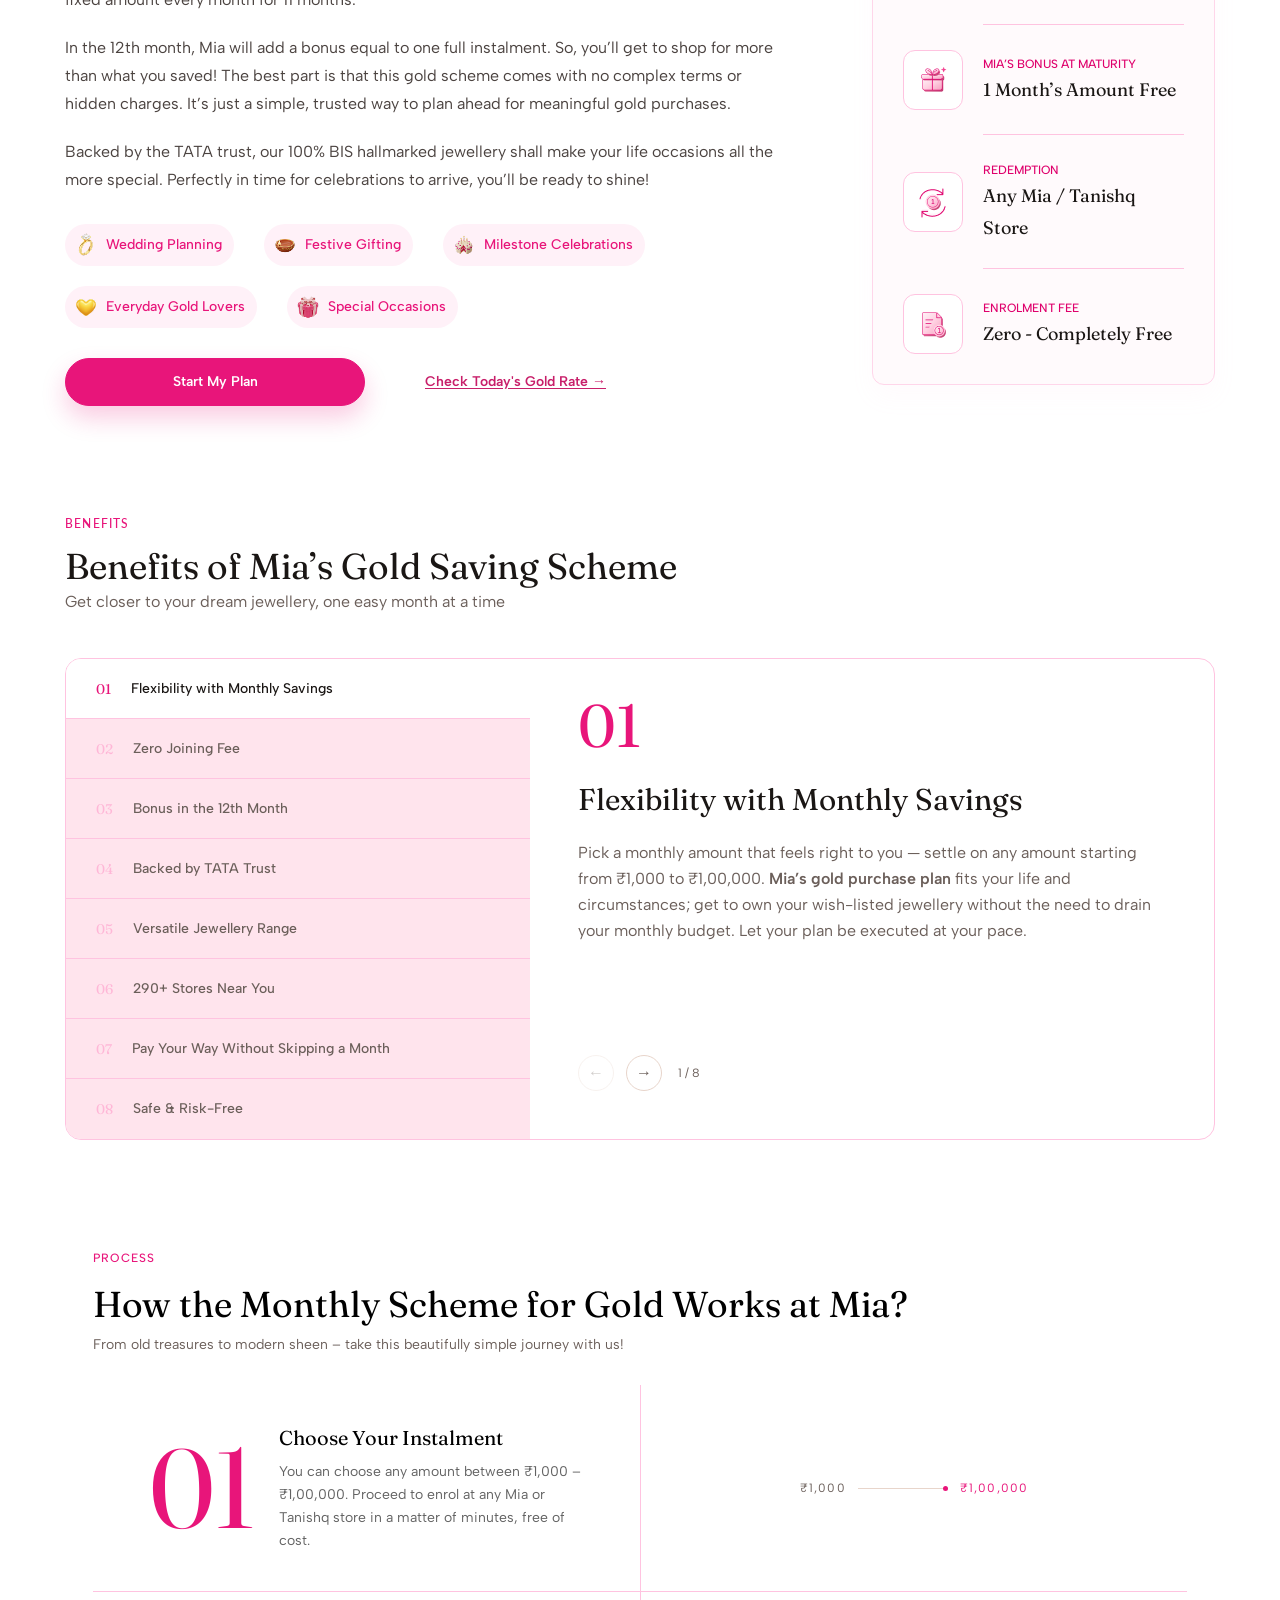
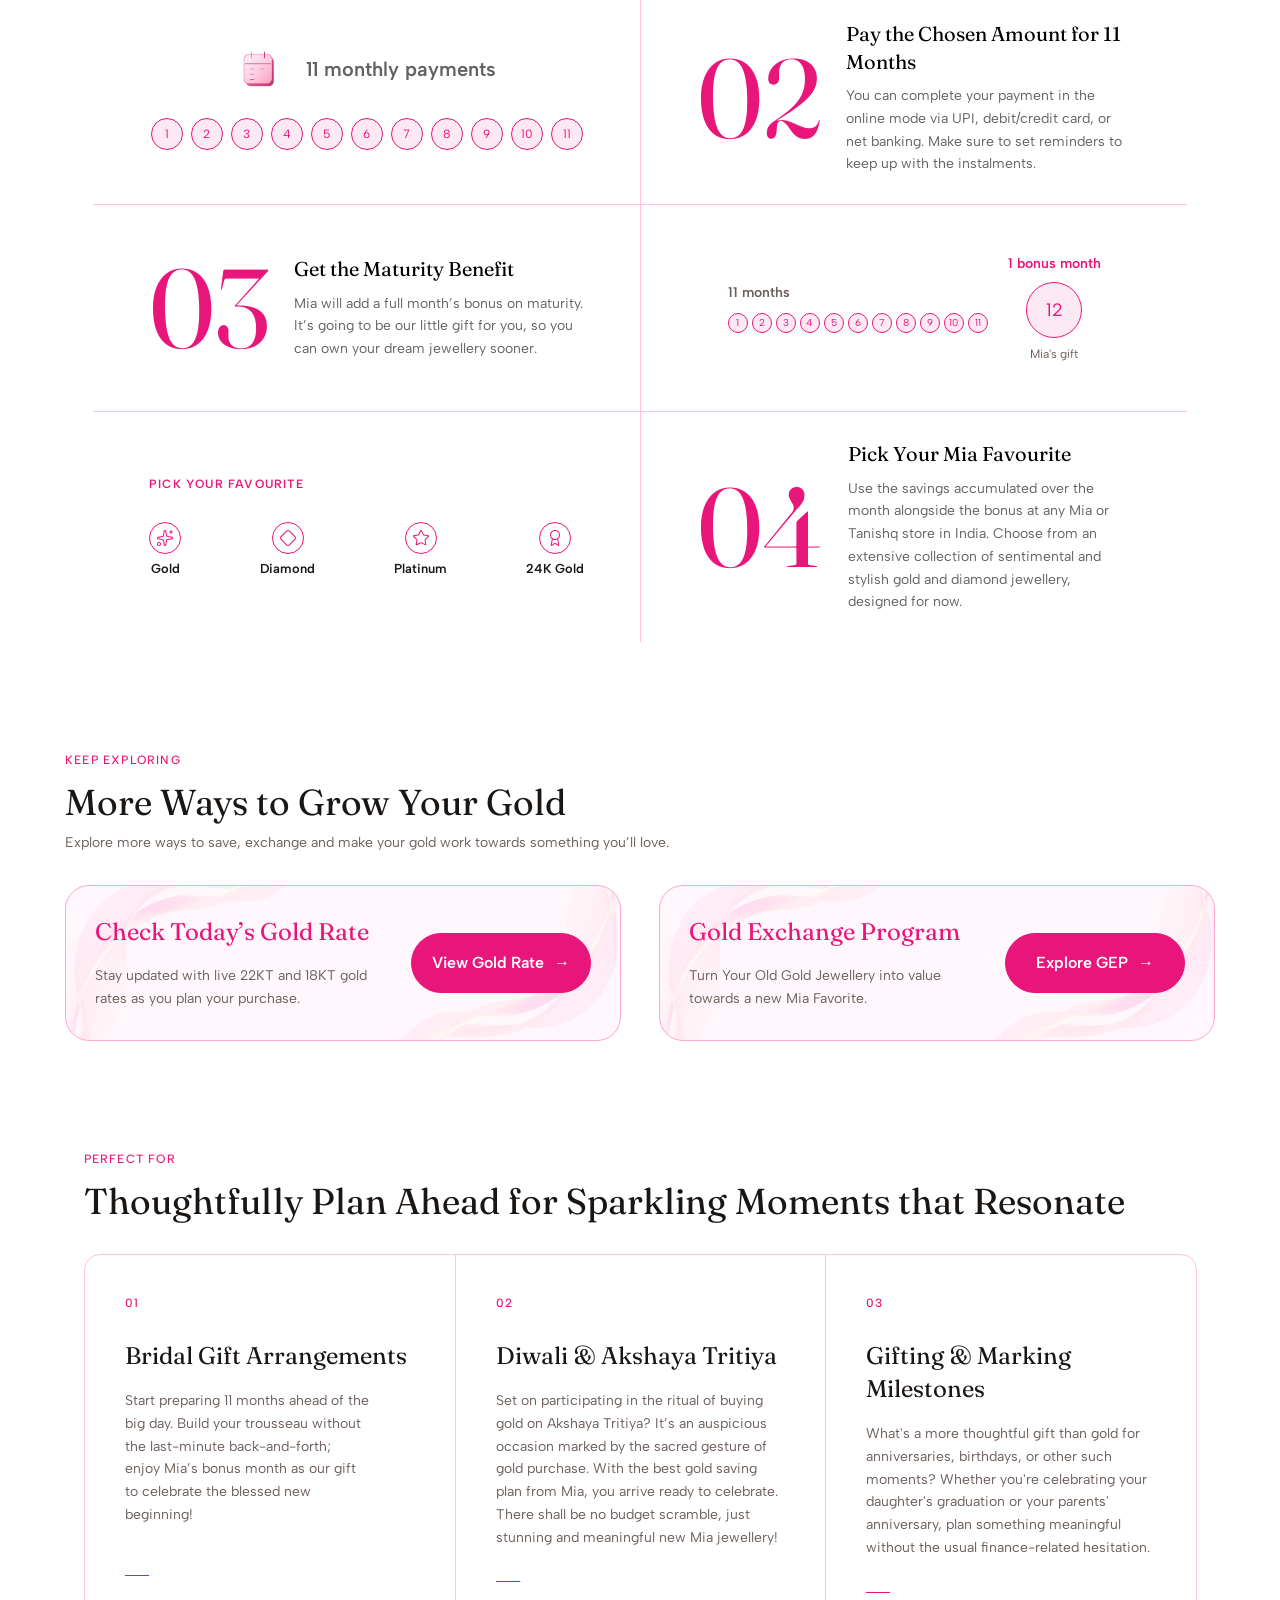
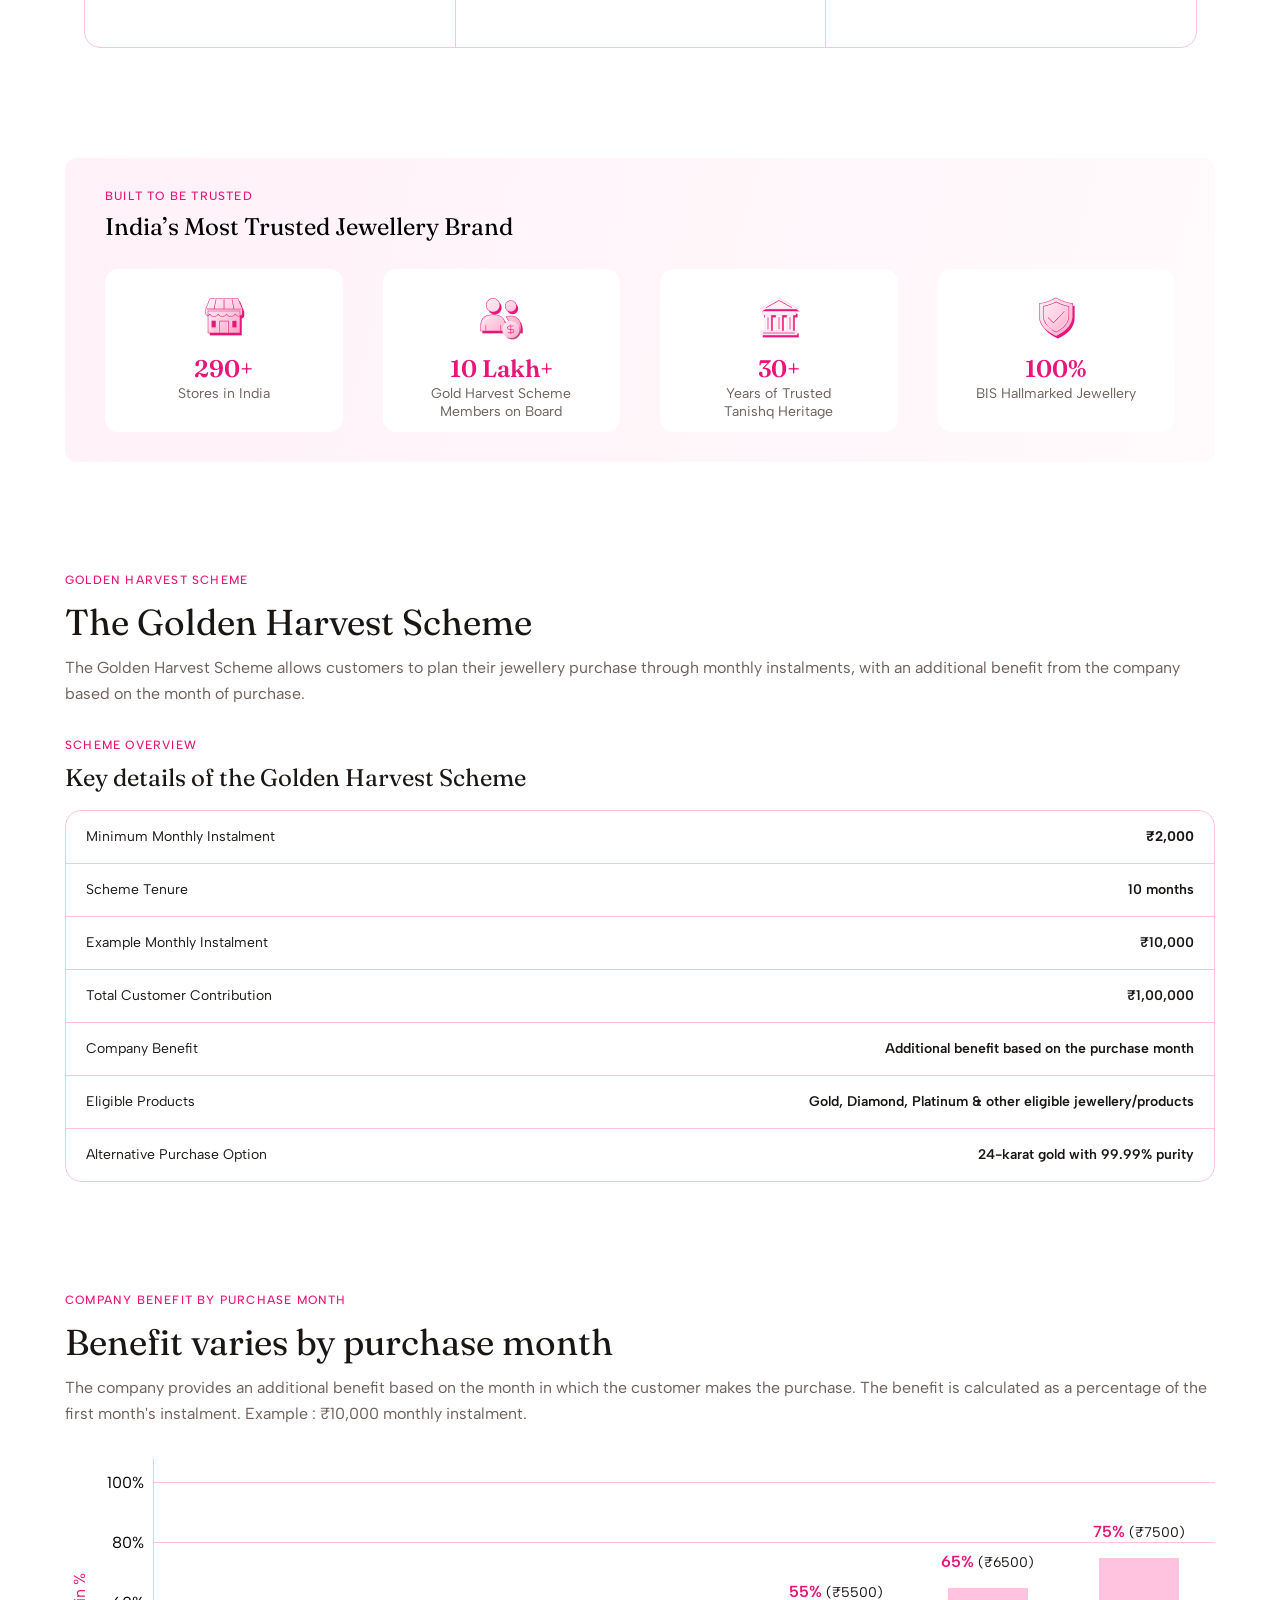
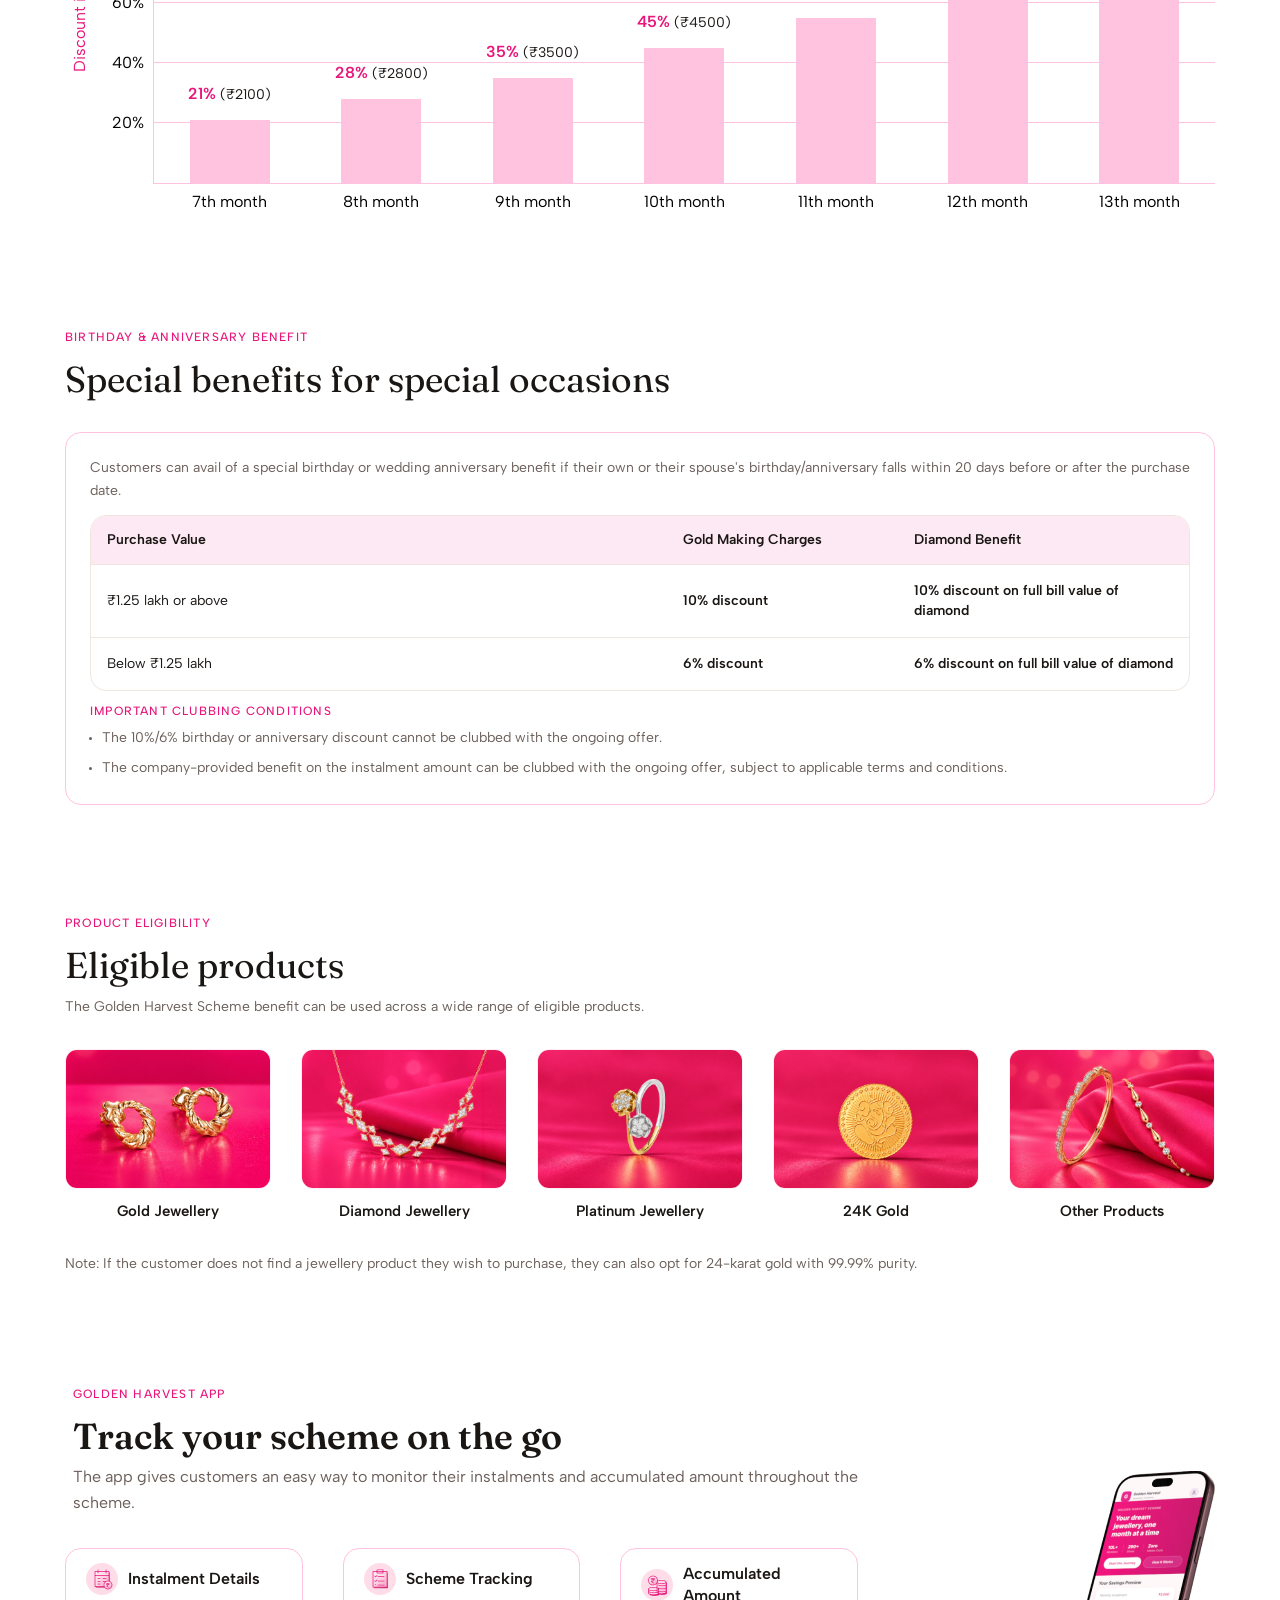
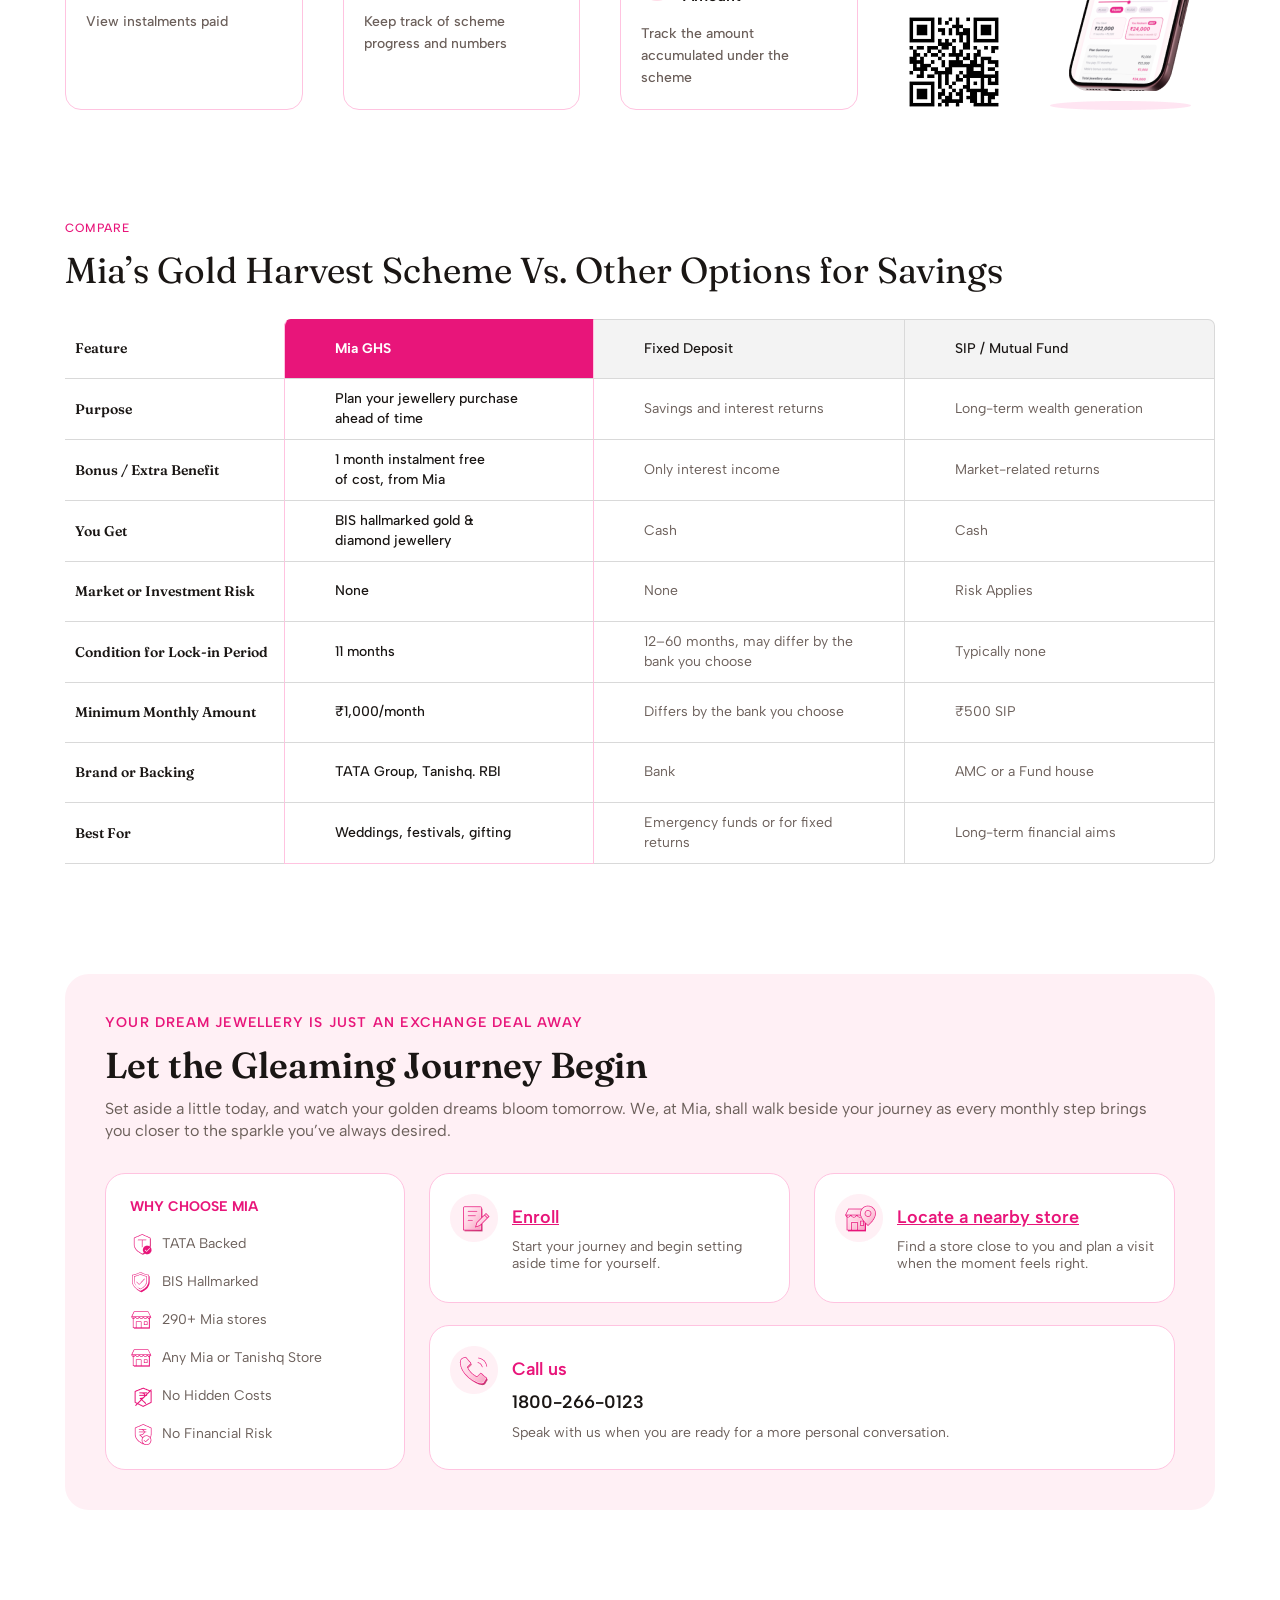
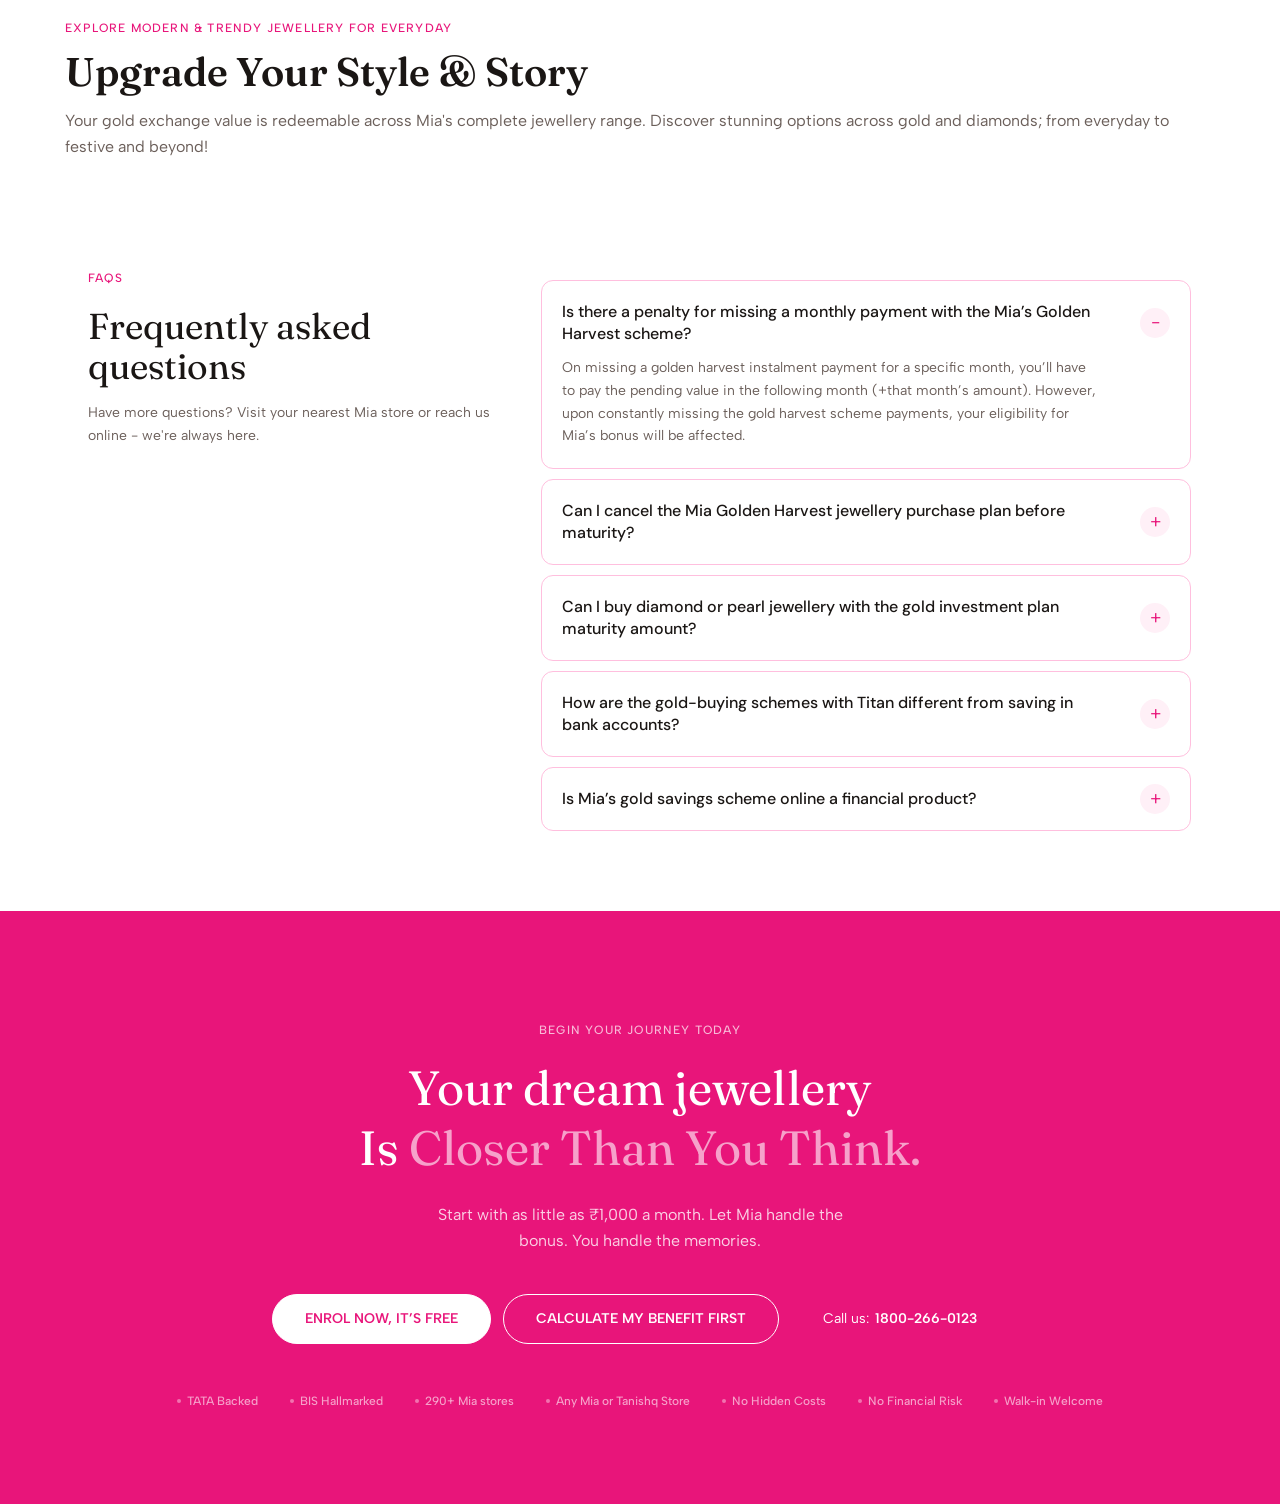
<file: handoff/mia-ghs/index.html>
<!doctype html>
<html lang="en-IN">
<head>
<meta charset="utf-8">
<meta name="viewport" content="width=device-width, initial-scale=1">
<!-- Merge metadata into the host head; do not create duplicate tags. -->
<title>Golden Harvest Scheme | Gold Saving &amp; Investment Plan | Mia by Tanishq</title>
<meta name="description" content="Explore Mia’s Golden Harvest Scheme, a smart gold saving scheme designed to help you plan your jewellery purchase with easy monthly instalments and added benefits.">
<link rel="canonical" href="https://www.miabytanishq.com/en_IN/golden-harvest-scheme">
<!-- Use the site's approved font delivery if Google Fonts is not permitted. -->
<link rel="preconnect" href="https://fonts.googleapis.com">
<link rel="preconnect" href="https://fonts.gstatic.com" crossorigin>
<link href="https://fonts.googleapis.com/css2?family=Albert+Sans:wght@400;500;600;700&family=DM+Sans:wght@500&family=Fraunces:wght@400;600&family=Lato:wght@400;700&display=swap" rel="stylesheet">
<link rel="stylesheet" href="mia-ghs.css">
<script src="mia-ghs.js" defer></script>
<style>body { margin: 0; }</style>
</head>
<body>
<div id="mia-ghs-landing" class="mia-ghs-landing">
<div class="ghs-page">
    <section class="ghs-hero" aria-labelledby="mia-ghs-ghs-heading">
      <div class="ghs-intro">
        <p class="ghs-eyebrow ghs-tagline">A Step Towards Owning Your Dream Jewellery</p>
        <h1 id="mia-ghs-ghs-heading">Gold Harvest Scheme</h1>
        <p class="ghs-description">Set aside a little something each month, and we'll pitch in a bonus when you're ready to shop. Forget about the stress that comes with daunting lump sums. Your 'someday' is about to turn into 'right now'! Unlock a smarter way to own jewellery you adore with Mia's <strong>Gold Harvest Scheme.</strong></p>
        <div class="ghs-actions">
          <button class="ghs-button" type="button" id="mia-ghs-explore-plan" aria-haspopup="dialog" aria-controls="mia-ghs-enrol-dialog">Start the Dazzling Journey Now</button>
          <button class="ghs-button ghs-button-secondary" type="button" id="mia-ghs-how-it-works">Understand How it Works</button>
        </div>
      </div>

      <div class="ghs-calculator" id="mia-ghs-savings-preview" aria-labelledby="mia-ghs-preview-heading">
        <h2 class="ghs-eyebrow" id="mia-ghs-preview-heading">Your Savings Preview</h2>
        <div class="ghs-instalment">
          <label for="mia-ghs-monthly-instalment">Monthly Instalment</label>
          <output for="mia-ghs-monthly-instalment" id="mia-ghs-monthly-amount">₹2,000</output>
        </div>
        <input class="ghs-range" id="mia-ghs-monthly-instalment" type="range" min="1000" max="100000" step="1000" value="2000" aria-describedby="mia-ghs-range-limits">
        <div class="ghs-range-limits" id="mia-ghs-range-limits"><span>₹1,000</span><span>₹1,00,000</span></div>
        <div class="ghs-presets" role="group" aria-label="Choose a monthly instalment">
          <button type="button" data-amount="1000" aria-pressed="false">₹1,000</button>
          <button type="button" data-amount="2000" aria-pressed="true">₹2,000</button>
          <button type="button" data-amount="5000" aria-pressed="false">₹5,000</button>
          <button type="button" data-amount="10000" aria-pressed="false">₹10,000</button>
          <button type="button" data-amount="25000" aria-pressed="false">₹25,000</button>
        </div>
        <div class="ghs-results" aria-live="polite" aria-atomic="true">
          <div class="ghs-result"><span>You Save</span><output id="mia-ghs-saved-amount" for="mia-ghs-monthly-instalment">₹22,000</output></div>
          <div class="ghs-result ghs-result-redeem"><span>You Redeem</span><output id="mia-ghs-redeem-amount" for="mia-ghs-monthly-instalment">₹24,000</output></div>
        </div>
        <p class="ghs-gift">Mia's gift: <span id="mia-ghs-gift-amount">+₹2,000</span> bonus in month 12</p>
        <div class="ghs-summary">
          <h3 class="ghs-eyebrow">Plan Summary</h3>
          <dl>
            <div><dt>Monthly instalment</dt><dd id="mia-ghs-summary-monthly">₹2,000</dd></div>
            <div><dt>You pay (11 months)</dt><dd id="mia-ghs-summary-saved">₹22,000</dd></div>
            <div><dt>Mia's bonus contribution</dt><dd class="ghs-pink" id="mia-ghs-summary-bonus">+₹2,000</dd></div>
            <div class="ghs-summary-total"><dt>Total jewellery value</dt><dd id="mia-ghs-summary-total">₹24,000</dd></div>
          </dl>
          <button class="ghs-button ghs-start-plan" id="mia-ghs-start-plan" type="button" aria-haspopup="dialog" aria-controls="mia-ghs-enrol-dialog">Start this Plan</button>
        </div>
      </div>
    </section>
    <section class="ghs-contact ghs-container" aria-labelledby="mia-ghs-contact-heading">
      <div class="ghs-contact-header">
        <p class="ghs-eyebrow">Begin Now</p>
        <h2 id="mia-ghs-contact-heading">Sparkle Era Starts Here</h2>
        <p>Our experts are here to help you</p>
      </div>
      <form class="ghs-contact-form" id="mia-ghs-contact-form" novalidate>
        <div class="ghs-field">
          <label for="mia-ghs-contact-name">Your Name</label>
          <input id="mia-ghs-contact-name" name="name" type="text" placeholder="Enter Your Name" autocomplete="name" maxlength="100" required>
        </div>
        <div class="ghs-field">
          <label for="mia-ghs-contact-phone">Phone Number</label>
          <input id="mia-ghs-contact-phone" name="phone" type="tel" placeholder="Enter Your Phone Number" autocomplete="tel-national" inputmode="tel" maxlength="24" required>
        </div>
        <div class="ghs-field">
          <label for="mia-ghs-contact-city">City</label>
          <input id="mia-ghs-contact-city" name="city" type="text" placeholder="Enter Your City" autocomplete="address-level2" maxlength="100" required>
        </div>
        <div class="ghs-contact-submit">
          <div class="ghs-enrol-errors" id="mia-ghs-contact-errors" role="alert" hidden></div>
          <button class="ghs-button ghs-connect" type="submit" disabled>Connect Now!</button>
        </div>
        <p class="ghs-contact-status" id="mia-ghs-contact-status" role="status" hidden></p>
      </form>
      <div class="ghs-contact-success" id="mia-ghs-contact-success" role="status" hidden>
        <span class="ghs-enrol-success-icon" aria-hidden="true">✓</span>
        <h3 id="mia-ghs-contact-success-heading">Thank you!</h3>
        <p>Your enquiry has been submitted successfully. Our experts will contact you shortly.</p>
        <button class="ghs-button" id="mia-ghs-contact-success-close" type="button">Close</button>
      </div>
    </section>

    <aside class="ghs-benefits" aria-label="Golden Harvest benefits">
      <div class="ghs-benefits-track">
      <ul>
        <li>The Enduring TATA Trust</li>
        <li>100% BIS Hallmarked Products</li>
        <li>Bonus Upon Maturity</li>
        <li>Flexible Tenure</li>
        <li>Redemption Applicable on Gold, Diamonds, or Pearls</li>
        <li>No Surprise Charges</li>
      </ul>
      </div>
    </aside>

    <section class="ghs-savings-banner ghs-container" aria-labelledby="mia-ghs-savings-banner-heading">
      <div class="ghs-banner-copy">
        <p class="ghs-eyebrow"><span class="ghs-clock" aria-hidden="true"></span>Plan Your Savings in Time</p>
        <h2 id="mia-ghs-savings-banner-heading">Find your gleaming muse - plan your instalments &amp; check out our gift!</h2>
        <p class="ghs-banner-description">Know exactly what you'll save each month. Watch your total grow with Mia's bonus added on top.</p>
      </div>
      <img class="ghs-banner-gift" src="assets/Mask%20group.png" width="138" height="146" alt="" loading="lazy">
    </section>

    <section class="ghs-about ghs-container" aria-labelledby="mia-ghs-about-heading">
      <div class="ghs-about-copy">
        <p class="ghs-eyebrow">Mia by Tanishq’s Smarter Way to Own Wish-listed Gold</p>
        <h2 id="mia-ghs-about-heading">What is the Golden Harvest Scheme?</h2>
        <div class="ghs-about-description">
          <p>Dreaming in gold, but don't want the upfront payment stress? Our <strong>gold investment scheme</strong> makes authentic jewellery shopping effortless!</p>
          <p>The <strong>Golden Harvest Scheme</strong> is Mia by Tanishq’s <strong>monthly savings plan</strong> that makes owning Pinterest-worthy gold jewellery simple, no matter your budget. You simply have to set aside a fixed amount every month for 11 months.</p>
          <p>In the 12th month, Mia will add a bonus equal to one full instalment. So, you’ll get to shop for more than what you saved! The best part is that this gold scheme comes with no complex terms or hidden charges. It’s just a simple, trusted way to plan ahead for meaningful gold purchases.</p>
          <p>Backed by the TATA trust, our 100% BIS hallmarked jewellery shall make your life occasions all the more special. Perfectly in time for celebrations to arrive, you’ll be ready to shine!</p>
        </div>
        <ul class="ghs-occasions" aria-label="Plan for your special moments">
          <li><img src="assets/Gold%20Diamond%20Ring%203D%20Icon%20%E2%80%94%20Transparent.png" width="30" height="30" alt="" loading="lazy">Wedding Planning</li>
          <li><img src="assets/3D%20Diya%20Icon.png" width="30" height="30" alt="" loading="lazy">Festive Gifting</li>
          <li><img src="assets/3D%20Cake%20with%20Candles.png" width="30" height="30" alt="" loading="lazy">Milestone Celebrations</li>
          <li><img src="assets/3D%20Yellow%20Heart%20Icon.png" width="30" height="30" alt="" loading="lazy">Everyday Gold Lovers</li>
          <li><img src="assets/3D%20Gift%20Box%20with%20Ribbon.png" width="30" height="30" alt="" loading="lazy">Special Occasions</li>
        </ul>
        <div class="ghs-about-actions">
          <button class="ghs-button ghs-about-start" type="button" id="mia-ghs-about-start-plan" aria-haspopup="dialog" aria-controls="mia-ghs-enrol-dialog">Start My Plan</button>
          <a class="ghs-gold-rate" href="https://www.miabytanishq.com/en_IN/gold-rate-today" target="_blank" rel="noopener noreferrer">Check Today's Gold Rate <span aria-hidden="true">→</span></a>
        </div>
      </div>

      <aside class="ghs-scheme-card" aria-label="Golden Harvest plan details">
        <div class="ghs-scheme-list">
          <div class="ghs-scheme-detail">
            <span class="ghs-scheme-icon"><img src="assets/Duration.png" width="32" height="32" alt="" loading="lazy"></span>
            <dl><dt>Duration</dt><dd>11 + 1 Months</dd></dl>
          </div>
          <div class="ghs-scheme-detail">
            <span class="ghs-scheme-icon"><img src="assets/Monthly%20Instalment%20Range.png" width="32" height="32" alt="" loading="lazy"></span>
            <dl><dt>Monthly Instalment Range</dt><dd>₹1,000 - ₹1,00,000</dd></dl>
          </div>
          <div class="ghs-scheme-detail">
            <span class="ghs-scheme-icon"><img src="assets/Mia%E2%80%99s%20Bonus%20at%20Maturity.png" width="32" height="32" alt="" loading="lazy"></span>
            <dl><dt>Mia’s Bonus at Maturity</dt><dd>1 Month’s Amount Free</dd></dl>
          </div>
          <div class="ghs-scheme-detail">
            <span class="ghs-scheme-icon"><img src="assets/Redemption.png" width="32" height="32" alt="" loading="lazy"></span>
            <dl><dt>Redemption</dt><dd>Any Mia / Tanishq Store</dd></dl>
          </div>
          <div class="ghs-scheme-detail">
            <span class="ghs-scheme-icon"><img src="assets/Enrolment%20Fee%20%E2%80%94%20pink%203D%20artwork.png" width="32" height="32" alt="" loading="lazy"></span>
            <dl><dt>Enrolment Fee</dt><dd>Zero - Completely Free</dd></dl>
          </div>
        </div>
      </aside>
    </section>
    <section class="ghs-benefit-section ghs-container" aria-labelledby="mia-ghs-benefits-heading">
      <p class="ghs-eyebrow ghs-tagline">Benefits</p>
      <h2 id="mia-ghs-benefits-heading">Benefits of Mia’s Gold Saving Scheme</h2>
      <p class="ghs-benefit-subtitle">Get closer to your dream jewellery, one easy month at a time</p>
      <div class="ghs-benefit-card">
        <div class="ghs-benefit-tabs" role="tablist" aria-label="Scheme benefits" aria-orientation="vertical">
          <button type="button" role="tab" id="mia-ghs-benefit-tab-1" aria-controls="mia-ghs-benefit-panel-1" aria-selected="true" tabindex="0"><span>01</span>Flexibility with Monthly Savings</button>
          <button type="button" role="tab" id="mia-ghs-benefit-tab-2" aria-controls="mia-ghs-benefit-panel-2" aria-selected="false" tabindex="-1"><span>02</span>Zero Joining Fee</button>
          <button type="button" role="tab" id="mia-ghs-benefit-tab-3" aria-controls="mia-ghs-benefit-panel-3" aria-selected="false" tabindex="-1"><span>03</span>Bonus in the 12th Month</button>
          <button type="button" role="tab" id="mia-ghs-benefit-tab-4" aria-controls="mia-ghs-benefit-panel-4" aria-selected="false" tabindex="-1"><span>04</span>Backed by TATA Trust</button>
          <button type="button" role="tab" id="mia-ghs-benefit-tab-5" aria-controls="mia-ghs-benefit-panel-5" aria-selected="false" tabindex="-1"><span>05</span>Versatile Jewellery Range</button>
          <button type="button" role="tab" id="mia-ghs-benefit-tab-6" aria-controls="mia-ghs-benefit-panel-6" aria-selected="false" tabindex="-1"><span>06</span>290+ Stores Near You</button>
          <button type="button" role="tab" id="mia-ghs-benefit-tab-7" aria-controls="mia-ghs-benefit-panel-7" aria-selected="false" tabindex="-1"><span>07</span>Pay Your Way Without Skipping a Month</button>
          <button type="button" role="tab" id="mia-ghs-benefit-tab-8" aria-controls="mia-ghs-benefit-panel-8" aria-selected="false" tabindex="-1"><span>08</span>Safe &amp; Risk-Free</button>
        </div>
        <div class="ghs-benefit-content">
          <div class="ghs-benefit-panels" aria-live="polite" aria-atomic="true">
            <article role="tabpanel" id="mia-ghs-benefit-panel-1" aria-labelledby="mia-ghs-benefit-tab-1" tabindex="0">
              <p class="ghs-benefit-number" aria-hidden="true">01</p>
              <h3>Flexibility with Monthly Savings</h3>
              <p class="ghs-benefit-description">Pick a monthly amount that feels right to you — settle on any amount starting from ₹1,000 to ₹1,00,000. <strong>Mia’s gold purchase plan</strong> fits your life and circumstances; get to own your wish-listed jewellery without the need to drain your monthly budget. Let your plan be executed at your pace.</p>
            </article>
            <!-- Benefits 2–8 follow the client-approved content handoff. -->
            <article role="tabpanel" id="mia-ghs-benefit-panel-2" aria-labelledby="mia-ghs-benefit-tab-2" tabindex="0" hidden>
              <p class="ghs-benefit-number" aria-hidden="true">02</p>
              <h3>No Upfront Cost, Always Easy</h3>
              <p class="ghs-benefit-description">There’s no requirement for a joining fee or costs associated with paperwork charges. No hidden charges apply. Your first instalment is all you need to get started. Pay via a mode that you’re comfortable with; we accept UPI, net banking, and debit or credit card.</p>
            </article>
            <article role="tabpanel" id="mia-ghs-benefit-panel-3" aria-labelledby="mia-ghs-benefit-tab-3" tabindex="0" hidden>
              <p class="ghs-benefit-number" aria-hidden="true">03</p>
              <h3>Bonus in the 12th Month</h3>
              <p class="ghs-benefit-description">Save for 11 months, and a full month’s instalment shall be on us! Take this example for your better understanding: you can save ₹5,000 x 11 months and redeem ₹60,000 in jewellery. It’s how we thank our exclusive Golden Harvest members for their faith, loyalty, and dedication to aesthetics!</p>
            </article>
            <article role="tabpanel" id="mia-ghs-benefit-panel-4" aria-labelledby="mia-ghs-benefit-tab-4" tabindex="0" hidden>
              <p class="ghs-benefit-number" aria-hidden="true">04</p>
              <h3>Backed by the TATA Trust</h3>
              <p class="ghs-benefit-description">Mia by Tanishq is part of Titan Company Limited, a TATA Group enterprise with 30+ years of jewellery expertise. Your savings are safe with us, and the jewellery you’ll buy is going to be 100% BIS Hallmarked. Rest assured that every transaction is secure.</p>
            </article>
            <article role="tabpanel" id="mia-ghs-benefit-panel-5" aria-labelledby="mia-ghs-benefit-tab-5" tabindex="0" hidden>
              <p class="ghs-benefit-number" aria-hidden="true">05</p>
              <h3>A Versatile Jewellery Range</h3>
              <p class="ghs-benefit-description">Redeem the maturity amount on gold, diamonds, pearls, and more. Pick from 5000+ original and trendy BIS hallmarked designs — lightweight everyday pieces to statement bridal sets, we’ve got it all!</p>
            </article>
            <article role="tabpanel" id="mia-ghs-benefit-panel-6" aria-labelledby="mia-ghs-benefit-tab-6" tabindex="0" hidden>
              <p class="ghs-benefit-number" aria-hidden="true">06</p>
              <h3>290+ Stores, Always Near You</h3>
              <p class="ghs-benefit-description">With 290+ Mia and Tanishq stores situated across India, redeeming your <strong>gold savings plan</strong> amount is a simple task. Walk into any of our stores, present your plan, and walk out with the jewellery you’ve been eyeing!</p>
            </article>
            <article role="tabpanel" id="mia-ghs-benefit-panel-7" aria-labelledby="mia-ghs-benefit-tab-7" tabindex="0" hidden>
              <p class="ghs-benefit-number" aria-hidden="true">07</p>
              <h3>Pay Your Way Without Skipping a Month</h3>
              <p class="ghs-benefit-description">Mia by Tanishq is part of Titan Company Limited, a TATA Group enterprise with 30+ years of jewellery expertise. Your savings are safe with us, and the jewellery you’ll buy is going to be 100% BIS Hallmarked. Rest assured that every transaction is secure.</p>
            </article>
            <article role="tabpanel" id="mia-ghs-benefit-panel-8" aria-labelledby="mia-ghs-benefit-tab-8" tabindex="0" hidden>
              <p class="ghs-benefit-number" aria-hidden="true">08</p>
              <h3>Safe, Simple &amp; Ideally Risk-Free</h3>
              <p class="ghs-benefit-description">It isn’t just an investment in something random or a complicated <strong>gold investment scheme</strong>. It’s a trusted <strong>gold savings plan</strong> made just for the iconic jewellery you’ve loved for a long time. There’s no market risk involved or financial jargon in question. There are also no lock-in penalties; only worry-free savings for what you love.</p>
            </article>
          </div>
          <div class="ghs-benefit-navigation" role="group" aria-label="Navigate benefits">
            <button type="button" id="mia-ghs-benefit-previous" aria-label="Previous benefit" disabled><span aria-hidden="true">←</span></button>
            <button type="button" id="mia-ghs-benefit-next" aria-label="Next benefit"><span aria-hidden="true">→</span></button>
            <span id="mia-ghs-benefit-counter" aria-label="Benefit 1 of 8">1 / 8</span>
          </div>
        </div>
      </div>
    </section>
    <section class="ghs-process ghs-container" aria-labelledby="mia-ghs-process-heading">
      <p class="ghs-eyebrow">Process</p>
      <h2 id="mia-ghs-process-heading">How the Monthly Scheme for Gold Works at Mia?</h2>
      <p class="ghs-process-subtitle">From old treasures to modern sheen – take this beautifully simple journey with us!</p>
      <ol class="ghs-process-steps">
        <li>
          <div class="ghs-process-copy">
            <span class="ghs-process-number" aria-hidden="true">01</span>
            <div><h3>Choose Your Instalment</h3><p>You can choose any amount between ₹1,000 – ₹1,00,000. Proceed to enrol at any Mia or Tanishq store in a matter of minutes, free of cost.</p></div>
          </div>
          <div class="ghs-process-visual">
            <div class="ghs-process-range" aria-label="Monthly instalment range: 1,000 to 1,00,000 rupees"><span>₹1,000</span><span class="ghs-process-range-line" aria-hidden="true"></span><span>₹1,00,000</span></div>
          </div>
        </li>
        <li>
          <div class="ghs-process-copy">
            <span class="ghs-process-number" aria-hidden="true">02</span>
            <div><h3>Pay the Chosen Amount for 11 Months</h3><p>You can complete your payment in the online mode via UPI, debit/credit card, or net banking. Make sure to set reminders to keep up with the instalments.</p></div>
          </div>
          <div class="ghs-process-visual">
            <div class="ghs-process-payments">
              <p class="ghs-payments-heading"><img src="assets/Monthly%20Instalment%20Range%20(1).png" width="48" height="48" alt="" loading="lazy">11 monthly payments</p>
              <ol class="ghs-months" aria-label="Eleven monthly instalments"><li>1</li><li>2</li><li>3</li><li>4</li><li>5</li><li>6</li><li>7</li><li>8</li><li>9</li><li>10</li><li>11</li></ol>
            </div>
          </div>
        </li>
        <li>
          <div class="ghs-process-copy">
            <span class="ghs-process-number" aria-hidden="true">03</span>
            <div><h3>Get the Maturity Benefit</h3><p>Mia will add a full month’s bonus on maturity. It’s going to be our little gift for you, so you can own your dream jewellery sooner.</p></div>
          </div>
          <div class="ghs-process-visual">
            <div class="ghs-process-maturity">
              <div class="ghs-maturity-months"><p>11 months</p><ol class="ghs-months ghs-months-small" aria-label="Eleven monthly instalments"><li>1</li><li>2</li><li>3</li><li>4</li><li>5</li><li>6</li><li>7</li><li>8</li><li>9</li><li>10</li><li>11</li></ol></div>
              <div class="ghs-bonus-month"><p>1 bonus month</p><span>12</span><p>Mia's gift</p></div>
            </div>
          </div>
        </li>
        <li>
          <div class="ghs-process-copy">
            <span class="ghs-process-number" aria-hidden="true">04</span>
            <div><h3>Pick Your Mia Favourite</h3><p>Use the savings accumulated over the month alongside the bonus at any Mia or Tanishq store in India. Choose from an extensive collection of sentimental and stylish gold and diamond jewellery, designed for now.</p></div>
          </div>
          <div class="ghs-process-visual">
            <div class="ghs-process-favourites">
              <p class="ghs-eyebrow">Pick Your Favourite</p>
              <ul>
                <li><span><img src="assets/sparkles.png" width="18" height="18" alt="" loading="lazy"></span>Gold</li>
                <li><span><img src="assets/diamond.png" width="18" height="18" alt="" loading="lazy"></span>Diamond</li>
                <li><span><img src="assets/star.png" width="18" height="18" alt="" loading="lazy"></span>Platinum</li>
                <li><span><img src="assets/award.png" width="18" height="18" alt="" loading="lazy"></span>24K Gold</li>
              </ul>
            </div>
          </div>
        </li>
      </ol>
    </section>
    <section class="ghs-explore ghs-container" aria-labelledby="mia-ghs-explore-heading">
      <p class="ghs-eyebrow">Keep Exploring</p>
      <h2 id="mia-ghs-explore-heading">More Ways to Grow Your Gold</h2>
      <p class="ghs-explore-subtitle">Explore more ways to save, exchange and make your gold work towards something you’ll love.</p>
      <div class="ghs-explore-cards">
        <article class="ghs-explore-card ghs-explore-rate" aria-labelledby="mia-ghs-explore-rate-heading">
          <div class="ghs-explore-copy">
            <h3 id="mia-ghs-explore-rate-heading">Check Today’s Gold Rate</h3>
            <p>Stay updated with live 22KT and 18KT gold rates as you plan your purchase.</p>
          </div>
          <a class="ghs-button ghs-explore-button" href="https://www.miabytanishq.com/en_IN/jewellery-purchase-plan.html" target="_blank" rel="noopener noreferrer">View Gold Rate <span aria-hidden="true">→</span></a>
        </article>
        <article class="ghs-explore-card ghs-explore-exchange" aria-labelledby="mia-ghs-explore-exchange-heading">
          <img class="ghs-exchange-art" src="assets/Mask%20group%20(1).png" width="556" height="156" alt="" loading="lazy">
          <div class="ghs-explore-copy">
            <h3 id="mia-ghs-explore-exchange-heading">Gold Exchange Program</h3>
            <p>Turn Your Old Gold Jewellery into value towards a new Mia Favorite.</p>
          </div>
          <a class="ghs-button ghs-explore-button" href="https://www.miabytanishq.com/en_IN/gold-exchange-program.html" target="_blank" rel="noopener noreferrer">Explore GEP <span aria-hidden="true">→</span></a>
        </article>
      </div>
    </section>
    <section class="ghs-perfect ghs-container" aria-labelledby="mia-ghs-perfect-heading">
      <p class="ghs-eyebrow">Perfect For</p>
      <h2 id="mia-ghs-perfect-heading">Thoughtfully Plan Ahead for Sparkling Moments that Resonate</h2>
      <div class="ghs-perfect-cards">
        <article aria-labelledby="mia-ghs-perfect-bridal-heading">
          <p class="ghs-eyebrow" aria-hidden="true">01</p>
          <h3 id="mia-ghs-perfect-bridal-heading">Bridal Gift Arrangements</h3>
          <p class="ghs-perfect-description">Start preparing 11 months ahead of the big day. Build your trousseau without the last-minute back-and-forth; enjoy Mia’s bonus month as our gift to celebrate the blessed new beginning!</p>
        </article>
        <article aria-labelledby="mia-ghs-perfect-festive-heading">
          <p class="ghs-eyebrow" aria-hidden="true">02</p>
          <h3 id="mia-ghs-perfect-festive-heading">Diwali &amp; Akshaya Tritiya</h3>
          <p class="ghs-perfect-description">Set on participating in the ritual of buying gold on Akshaya Tritiya? It’s an auspicious occasion marked by the sacred gesture of gold purchase. With the best gold saving plan from Mia, you arrive ready to celebrate. There shall be no budget scramble, just stunning and meaningful new Mia jewellery!</p>
        </article>
        <article aria-labelledby="mia-ghs-perfect-milestones-heading">
          <p class="ghs-eyebrow" aria-hidden="true">03</p>
          <h3 id="mia-ghs-perfect-milestones-heading">Gifting &amp; Marking Milestones</h3>
          <p class="ghs-perfect-description">What's a more thoughtful gift than gold for anniversaries, birthdays, or other such moments? Whether you're celebrating your daughter's graduation or your parents' anniversary, plan something meaningful without the usual finance-related hesitation.</p>
        </article>
      </div>
    </section>
    <section class="ghs-trust ghs-container" aria-labelledby="mia-ghs-trust-heading">
      <p class="ghs-eyebrow">Built to Be Trusted</p>
      <h2 id="mia-ghs-trust-heading">India’s Most Trusted Jewellery Brand</h2>
      <ul class="ghs-trust-cards" aria-label="Mia by Tanishq in numbers">
        <li>
          <img src="assets/290%2B%20Stores%20in%20India.png" width="64" height="64" alt="" loading="lazy">
          <p class="ghs-trust-number">290+</p>
          <p class="ghs-trust-description">Stores in India</p>
        </li>
        <li>
          <img src="assets/10%20Lakh%2B%20Golden%20Harvest%20Scheme%20Mebmers%20on%20Board.png" width="64" height="64" alt="" loading="lazy">
          <p class="ghs-trust-number">10 Lakh+</p>
          <p class="ghs-trust-description">Gold Harvest Scheme<br>Members on Board</p>
        </li>
        <li>
          <img src="assets/30%2B%20Years%20of%20trusted%20Tanishq%20Heritage.png" width="64" height="64" alt="" loading="lazy">
          <p class="ghs-trust-number">30+</p>
          <p class="ghs-trust-description">Years of Trusted<br>Tanishq Heritage</p>
        </li>
        <li>
          <img src="assets/100%25%20BIS%20Hallmarked%20Jewellery.png" width="64" height="64" alt="" loading="lazy">
          <p class="ghs-trust-number">100%</p>
          <p class="ghs-trust-description">BIS Hallmarked Jewellery</p>
        </li>
      </ul>
    </section>
    <section class="ghs-overview ghs-container" aria-labelledby="mia-ghs-overview-heading">
      <p class="ghs-eyebrow">Golden Harvest Scheme</p>
      <h2 id="mia-ghs-overview-heading">The Golden Harvest Scheme</h2>
      <p class="ghs-overview-intro">The Golden Harvest Scheme allows customers to plan their jewellery purchase through monthly instalments, with an additional benefit from the company based on the month of purchase.</p>
      <div class="ghs-overview-details">
        <p class="ghs-eyebrow">Scheme Overview</p>
        <h3 id="mia-ghs-overview-details-heading">Key details of the Golden Harvest Scheme</h3>
        <div class="ghs-overview-table-wrap">
          <table class="ghs-overview-table" aria-labelledby="mia-ghs-overview-details-heading">
            <tbody>
              <tr><th scope="row">Minimum Monthly Instalment</th><td><strong>₹2,000</strong></td></tr>
              <tr><th scope="row">Scheme Tenure</th><td>10 months</td></tr>
              <tr><th scope="row">Example Monthly Instalment</th><td>₹10,000</td></tr>
              <tr><th scope="row">Total Customer Contribution</th><td>₹1,00,000</td></tr>
              <tr><th scope="row">Company Benefit</th><td>Additional benefit based on the purchase month</td></tr>
              <tr><th scope="row">Eligible Products</th><td>Gold, Diamond, Platinum &amp; other eligible jewellery/products</td></tr>
              <tr><th scope="row">Alternative Purchase Option</th><td>24-karat gold with 99.99% purity</td></tr>
            </tbody>
          </table>
        </div>
      </div>
    </section>
    <section class="ghs-purchase-benefit ghs-container" aria-labelledby="mia-ghs-purchase-benefit-heading">
      <p class="ghs-eyebrow">Company Benefit by Purchase Month</p>
      <h2 id="mia-ghs-purchase-benefit-heading">Benefit varies by purchase month</h2>
      <p class="ghs-purchase-intro">The company provides an additional benefit based on the month in which the customer makes the purchase. The benefit is calculated as a percentage of the first month's instalment. Example : ₹10,000 monthly instalment.</p>
      <div class="ghs-chart-scroll" role="region" aria-label="Purchase-month benefit chart" tabindex="0">
        <figure class="ghs-purchase-chart" aria-label="Company benefit for a ₹10,000 monthly instalment">
          <span class="ghs-chart-axis-title" aria-hidden="true">Discount in %</span>
          <div class="ghs-chart-plot">
            <div class="ghs-chart-grid" aria-hidden="true">
              <div style="--tick: 100"><span>100%</span></div>
              <div style="--tick: 80"><span>80%</span></div>
              <div style="--tick: 60"><span>60%</span></div>
              <div style="--tick: 40"><span>40%</span></div>
              <div style="--tick: 20"><span>20%</span></div>
            </div>
            <ul class="ghs-chart-bars">
              <li style="--benefit: 21"><span class="ghs-chart-value">21% <span>(₹2100)</span></span><span class="ghs-chart-bar" aria-hidden="true"></span><span class="ghs-chart-month">7th month</span></li>
              <li style="--benefit: 28"><span class="ghs-chart-value">28% <span>(₹2800)</span></span><span class="ghs-chart-bar" aria-hidden="true"></span><span class="ghs-chart-month">8th month</span></li>
              <li style="--benefit: 35"><span class="ghs-chart-value">35% <span>(₹3500)</span></span><span class="ghs-chart-bar" aria-hidden="true"></span><span class="ghs-chart-month">9th month</span></li>
              <li style="--benefit: 45"><span class="ghs-chart-value">45% <span>(₹4500)</span></span><span class="ghs-chart-bar" aria-hidden="true"></span><span class="ghs-chart-month">10th month</span></li>
              <li style="--benefit: 55"><span class="ghs-chart-value">55% <span>(₹5500)</span></span><span class="ghs-chart-bar" aria-hidden="true"></span><span class="ghs-chart-month">11th month</span></li>
              <li style="--benefit: 65"><span class="ghs-chart-value">65% <span>(₹6500)</span></span><span class="ghs-chart-bar" aria-hidden="true"></span><span class="ghs-chart-month">12th month</span></li>
              <li style="--benefit: 75"><span class="ghs-chart-value">75% <span>(₹7500)</span></span><span class="ghs-chart-bar" aria-hidden="true"></span><span class="ghs-chart-month">13th month</span></li>
            </ul>
          </div>
        </figure>
      </div>
    </section>
    <section class="ghs-occasion-benefit ghs-container" aria-labelledby="mia-ghs-occasion-benefit-heading">
      <p class="ghs-eyebrow">Birthday &amp; Anniversary Benefit</p>
      <h2 id="mia-ghs-occasion-benefit-heading">Special benefits for special occasions</h2>
      <div class="ghs-occasion-card">
        <p class="ghs-occasion-intro">Customers can avail of a special birthday or wedding anniversary benefit if their own or their spouse's birthday/anniversary falls within 20 days before or after the purchase date.</p>
        <div class="ghs-occasion-table-scroll" role="region" aria-label="Birthday and anniversary discount tiers" tabindex="0">
          <div class="ghs-occasion-table-wrap">
            <table class="ghs-occasion-table" aria-labelledby="mia-ghs-occasion-benefit-heading">
              <colgroup><col class="ghs-occasion-purchase-col"><col class="ghs-occasion-gold-col"><col></colgroup>
              <thead>
                <tr><th scope="col">Purchase Value</th><th scope="col">Gold Making Charges</th><th scope="col">Diamond Benefit</th></tr>
              </thead>
              <tbody>
                <tr><th scope="row">₹1.25 lakh or above</th><td>10% discount</td><td>10% discount on full bill value of diamond</td></tr>
                <tr><th scope="row">Below ₹1.25 lakh</th><td>6% discount</td><td>6% discount on full bill value of diamond</td></tr>
              </tbody>
            </table>
          </div>
        </div>
        <div class="ghs-occasion-conditions">
          <h3 class="ghs-eyebrow">Important Clubbing Conditions</h3>
          <ul>
            <li>The 10%/6% birthday or anniversary discount cannot be clubbed with the ongoing offer.</li>
            <li>The company-provided benefit on the instalment amount can be clubbed with the ongoing offer, subject to applicable terms and conditions.</li>
          </ul>
        </div>
      </div>
    </section>
    <section class="ghs-products ghs-container" aria-labelledby="mia-ghs-products-heading">
      <p class="ghs-eyebrow">Product Eligibility</p>
      <h2 id="mia-ghs-products-heading">Eligible products</h2>
      <p class="ghs-products-intro">The Golden Harvest Scheme benefit can be used across a wide range of eligible products.</p>
      <ul class="ghs-product-cards">
        <li><a class="ghs-product-link" href="https://www.miabytanishq.com/en_IN/plain-gold-jewellery" target="_blank" rel="noopener noreferrer"><img src="assets/ghs-eligible-products-gold.jpg" width="206" height="140" alt="" loading="lazy"><p>Gold Jewellery</p></a></li>
        <li><a class="ghs-product-link" href="https://www.miabytanishq.com/en_IN/diamond-jewellery" target="_blank" rel="noopener noreferrer"><img src="assets/ghs-eligible-products-diamond.jpg" width="206" height="140" alt="" loading="lazy"><p>Diamond Jewellery</p></a></li>
        <li><a class="ghs-product-link" href="https://www.miabytanishq.com/en_IN/collections/duet" target="_blank" rel="noopener noreferrer"><img src="assets/ghs-eligible-products-platinum.jpg" width="206" height="140" alt="" loading="lazy"><p>Platinum Jewellery</p></a></li>
        <li><a class="ghs-product-link" href="https://www.miabytanishq.com/en_IN/24kt-gold-jewellery" target="_blank" rel="noopener noreferrer"><img src="assets/ghs-eligible-products-24kt.jpg" width="206" height="140" alt="" loading="lazy"><p>24K Gold</p></a></li>
        <li><a class="ghs-product-link" href="https://www.miabytanishq.com/en_IN/all-jewellery" target="_blank" rel="noopener noreferrer"><img src="assets/ghs-eligible-products-others.jpg" width="206" height="140" alt="" loading="lazy"><p>Other Products</p></a></li>
      </ul>
      <p class="ghs-products-note">Note: If the customer does not find a jewellery product they wish to purchase, they can also opt for 24-karat gold with 99.99% purity.</p>
    </section>
    <section class="ghs-app ghs-container" aria-labelledby="mia-ghs-app-heading">
      <div class="ghs-app-copy">
        <div class="ghs-app-intro">
          <p class="ghs-eyebrow">Golden Harvest App</p>
          <h2 id="mia-ghs-app-heading">Track your scheme on the go</h2>
          <p>The app gives customers an easy way to monitor their instalments and accumulated amount throughout the scheme.</p>
        </div>
        <ul class="ghs-app-features">
          <li>
            <h3><img src="assets/Instalment%20Details.png" width="32" height="32" alt="" loading="lazy">Instalment Details</h3>
            <p>View instalments paid</p>
          </li>
          <li>
            <h3><img src="assets/Scheme%20Tracking.png" width="32" height="32" alt="" loading="lazy">Scheme Tracking</h3>
            <p>Keep track of scheme progress and numbers</p>
          </li>
          <li>
            <h3><img src="assets/Accumulated%20Amount.png" width="32" height="32" alt="" loading="lazy">Accumulated Amount</h3>
            <p>Track the amount accumulated under the scheme</p>
          </li>
        </ul>
      </div>
      <div class="ghs-app-artwork">
        <img class="ghs-app-qr" src="assets/Rectangle%2034625907.png" width="96" height="96" alt="Scan to download the Golden Harvest app" loading="lazy">
        <img class="ghs-app-phone" src="assets/Group%20369.png" width="165" height="239" alt="Golden Harvest app savings preview on a phone" loading="lazy">
      </div>
    </section>
    <section class="ghs-compare ghs-container" aria-labelledby="mia-ghs-compare-heading">
      <p class="ghs-eyebrow">Compare</p>
      <h2 id="mia-ghs-compare-heading">Mia’s Gold Harvest Scheme Vs. Other Options for Savings</h2>
      <div class="ghs-compare-scroll" role="region" aria-label="Savings options comparison table" tabindex="0">
        <table class="ghs-compare-table" aria-labelledby="mia-ghs-compare-heading">
          <colgroup><col class="ghs-compare-feature-col"><col><col><col></colgroup>
          <thead>
            <tr><th scope="col">Feature</th><th scope="col">Mia GHS</th><th scope="col">Fixed Deposit</th><th scope="col">SIP / Mutual Fund</th></tr>
          </thead>
          <tbody>
            <tr><th scope="row">Purpose</th><td>Plan your jewellery purchase ahead of time</td><td>Savings and interest returns</td><td>Long-term wealth generation</td></tr>
            <tr><th scope="row">Bonus / Extra Benefit</th><td>1 month instalment free<br>of cost, from Mia</td><td>Only interest income</td><td>Market-related returns</td></tr>
            <tr><th scope="row">You Get</th><td>BIS hallmarked gold &amp;<br>diamond jewellery</td><td>Cash</td><td>Cash</td></tr>
            <tr><th scope="row">Market or Investment Risk</th><td>None</td><td>None</td><td>Risk Applies</td></tr>
            <tr><th scope="row">Condition for Lock-in Period</th><td>11 months</td><td>12–60 months, may differ by the bank you choose</td><td>Typically none</td></tr>
            <tr><th scope="row">Minimum Monthly Amount</th><td>₹1,000/month</td><td>Differs by the bank you choose</td><td>₹500 SIP</td></tr>
            <tr><th scope="row">Brand or Backing</th><td>TATA Group, Tanishq. RBI</td><td>Bank</td><td>AMC or a Fund house</td></tr>
            <tr><th scope="row">Best For</th><td>Weddings, festivals, gifting</td><td>Emergency funds or for fixed returns</td><td>Long-term financial aims</td></tr>
          </tbody>
        </table>
      </div>
    </section>
    <section class="ghs-journey ghs-container" aria-labelledby="mia-ghs-journey-heading">
      <p class="ghs-eyebrow">Your dream jewellery is just an exchange deal away</p>
      <h2 id="mia-ghs-journey-heading">Let the Gleaming Journey Begin</h2>
      <p class="ghs-journey-intro">Set aside a little today, and watch your golden dreams bloom tomorrow. We, at Mia, shall walk beside your journey as every monthly step brings you closer to the sparkle you’ve always desired.</p>
      <div class="ghs-journey-grid">
        <div class="ghs-journey-trust">
          <h3>Why Choose Mia</h3>
          <ul>
            <li><span class="ghs-journey-badge ghs-badge-tata"><img src="assets/Group%201171281457.png" alt="" loading="lazy"></span>TATA Backed</li>
            <li><span class="ghs-journey-badge"><img src="assets/Group%201171281458.png" alt="" loading="lazy"></span>BIS Hallmarked</li>
            <li><span class="ghs-journey-badge"><img src="assets/Group%201171281459.png" alt="" loading="lazy"></span>290+ Mia stores</li>
            <li><span class="ghs-journey-badge"><img src="assets/Group%201171281459.png" alt="" loading="lazy"></span>Any Mia or Tanishq Store</li>
            <li><span class="ghs-journey-badge ghs-badge-cost"><img src="assets/Group%201171281460.png" alt="" loading="lazy"></span>No Hidden Costs</li>
            <li><span class="ghs-journey-badge ghs-badge-risk"><img src="assets/Group%201171281461.png" alt="" loading="lazy"></span>No Financial Risk</li>
          </ul>
        </div>
        <div class="ghs-journey-actions">
          <div class="ghs-journey-card">
            <img src="assets/Enrol.png" width="48" height="48" alt="" loading="lazy">
            <div><button class="ghs-journey-link" id="mia-ghs-journey-enrol" type="button" aria-haspopup="dialog" aria-controls="mia-ghs-enrol-dialog">Enroll</button><p>Start your journey and begin setting aside time for yourself.</p></div>
          </div>
          <div class="ghs-journey-card">
            <img src="assets/Locate%20a%20nearby%20store.png" width="48" height="48" alt="" loading="lazy">
            <div><a class="ghs-journey-link" href="https://www.miabytanishq.com/en_IN/store-locator/find" target="_blank" rel="noopener noreferrer">Locate a nearby store</a><p>Find a store close to you and plan a visit when the moment feels right.</p></div>
          </div>
          <div class="ghs-journey-card ghs-journey-call">
            <img src="assets/Call%20Us%20artwork.png" width="48" height="48" alt="" loading="lazy">
            <div><h3 class="ghs-journey-call-title">Call us</h3><p class="ghs-journey-phone">1800-266-0123</p><p>Speak with us when you are ready for a more personal conversation.</p></div>
          </div>
        </div>
      </div>
    </section>
    <section class="ghs-style ghs-container" aria-labelledby="mia-ghs-style-heading">
      <p class="ghs-eyebrow">Explore Modern &amp; Trendy Jewellery for Everyday</p>
      <h2 id="mia-ghs-style-heading">Upgrade Your Style &amp; Story</h2>
      <p>Your gold exchange value is redeemable across Mia's complete jewellery range. Discover stunning options across gold and diamonds; from everyday to festive and beyond!</p>
    </section>
    <section class="ghs-faq ghs-container" aria-labelledby="mia-ghs-faq-heading">
      <div class="ghs-faq-intro">
        <p class="ghs-eyebrow">FAQs</p>
        <h2 id="mia-ghs-faq-heading">Frequently asked questions</h2>
        <p>Have more questions? Visit your nearest Mia store or reach us online - we're always here.</p>
      </div>
      <div class="ghs-faq-items">
        <details name="ghs-faq" open>
          <summary>Is there a penalty for missing a monthly payment with the Mia’s Golden Harvest scheme?</summary>
          <p>On missing a golden harvest instalment payment for a specific month, you’ll have to pay the pending value in the following month (+that month’s amount). However, upon constantly missing the gold harvest scheme payments, your eligibility for Mia’s bonus will be affected.</p>
        </details>
        <details name="ghs-faq">
          <summary>Can I cancel the Mia Golden Harvest jewellery purchase plan before maturity?</summary>
          <!-- Temporary answer: replace with client-approved cancellation terms. -->
          <p>Please contact your nearest Mia store for the cancellation terms that apply to your plan.</p>
        </details>
        <details name="ghs-faq">
          <summary>Can I buy diamond or pearl jewellery with the gold investment plan maturity amount?</summary>
          <!-- Temporary answer: replace with client-approved product eligibility wording. -->
          <p>Please contact your nearest Mia store to confirm which diamond or pearl jewellery is eligible under your plan.</p>
        </details>
        <details name="ghs-faq">
          <summary>How are the gold-buying schemes with Titan different from saving in bank accounts?</summary>
          <!-- Temporary answer: replace with client-approved comparison wording. -->
          <p>Please contact your nearest Mia store for an explanation of the scheme and how it differs from a bank savings account.</p>
        </details>
        <details name="ghs-faq">
          <summary>Is Mia’s gold savings scheme online a financial product?</summary>
          <!-- Temporary answer: replace with client-approved scheme classification wording. -->
          <p>Please contact your nearest Mia store for the scheme’s official terms and classification.</p>
        </details>
      </div>
    </section>
    <section class="ghs-closing" aria-labelledby="mia-ghs-closing-heading">
      <div class="ghs-closing-content">
        <p class="ghs-eyebrow">Begin Your Journey Today</p>
        <h2 id="mia-ghs-closing-heading">Your dream jewellery<br>Is <span>Closer Than You Think.</span></h2>
        <p class="ghs-closing-description">Start with as little as ₹1,000 a month. Let Mia handle the bonus. You handle the memories.</p>
        <div class="ghs-closing-actions">
          <button class="ghs-closing-button ghs-closing-primary" id="mia-ghs-closing-enrol" type="button" aria-haspopup="dialog" aria-controls="mia-ghs-enrol-dialog">Enrol Now, It’s Free</button>
          <a class="ghs-closing-button" id="mia-ghs-closing-calculate" href="#mia-ghs-savings-preview">Calculate My Benefit First</a>
          <p class="ghs-closing-contact">Call us: <span>1800-266-0123</span></p>
        </div>
        <ul class="ghs-closing-trust" aria-label="Mia promises">
          <li>TATA Backed</li>
          <li>BIS Hallmarked</li>
          <li>290+ Mia stores</li>
          <li>Any Mia or Tanishq Store</li>
          <li>No Hidden Costs</li>
          <li>No Financial Risk</li>
          <li>Walk-in Welcome</li>
        </ul>
      </div>
    </section>
  </div>
  <dialog class="ghs-dialog ghs-enrol-dialog" id="mia-ghs-enrol-dialog" aria-labelledby="mia-ghs-enrol-heading">
    <form method="dialog"><button class="ghs-dialog-close" aria-label="Close enrolment form" type="submit">×</button></form>
    <div class="ghs-enrol-header">
      <p class="ghs-eyebrow">Begin Now</p>
      <h2 id="mia-ghs-enrol-heading">Sparkle Era Starts Here</h2>
      <p>Our experts are here to help you</p>
    </div>
    <!-- Provisional fields follow the existing lead form. Client approval and submission integration are pending. -->
    <form class="ghs-enrol-form" id="mia-ghs-enrol-form" novalidate>
      <section class="ghs-enrol-selected-plan" id="mia-ghs-enrol-plan-summary" aria-labelledby="mia-ghs-enrol-plan-heading" hidden>
        <h3 id="mia-ghs-enrol-plan-heading">Your Selected Plan</h3>
        <dl>
          <dt>Monthly instalment</dt><dd id="mia-ghs-enrol-plan-display-monthlyInstalment"></dd>
          <dt>You pay (11 months)</dt><dd id="mia-ghs-enrol-plan-display-savings"></dd>
          <dt>Mia’s bonus contribution</dt><dd id="mia-ghs-enrol-plan-display-bonus"></dd>
          <dt>Total jewellery value</dt><dd id="mia-ghs-enrol-plan-display-total"></dd>
        </dl>
      </section>
      <input id="mia-ghs-enrol-plan-monthlyInstalment" name="monthlyInstalment" type="hidden" disabled>
      <input id="mia-ghs-enrol-plan-savings" name="savings" type="hidden" disabled>
      <input id="mia-ghs-enrol-plan-bonus" name="bonus" type="hidden" disabled>
      <input id="mia-ghs-enrol-plan-total" name="total" type="hidden" disabled>
      <input id="mia-ghs-enrol-plan-instalments" name="instalments" type="hidden" disabled>
      <input id="mia-ghs-enrol-plan-currency" name="currency" type="hidden" disabled>
      <div class="ghs-field">
        <label for="mia-ghs-enrol-name">Your Name</label>
        <input id="mia-ghs-enrol-name" name="name" type="text" placeholder="Enter Your Name" autocomplete="name" maxlength="100" required autofocus>
      </div>
      <div class="ghs-field">
        <label for="mia-ghs-enrol-phone">Phone Number</label>
        <input id="mia-ghs-enrol-phone" name="phone" type="tel" placeholder="Enter Your Phone Number" autocomplete="tel-national" inputmode="tel" maxlength="24" required>
      </div>
      <div class="ghs-field">
        <label for="mia-ghs-enrol-city">City</label>
        <input id="mia-ghs-enrol-city" name="city" type="text" placeholder="Enter Your City" autocomplete="address-level2" maxlength="100" required>
      </div>
      <div class="ghs-enrol-errors" id="mia-ghs-enrol-errors" role="alert" hidden></div>
      <button class="ghs-button" type="submit" disabled>Connect Now!</button>
    </form>
    <div class="ghs-enrol-success" id="mia-ghs-enrol-success" role="status" hidden>
      <span class="ghs-enrol-success-icon" aria-hidden="true">✓</span>
      <h3 id="mia-ghs-enrol-success-heading">Thank you!</h3>
      <p>Your enquiry has been submitted successfully. Our experts will contact you shortly.</p>
      <button class="ghs-button" id="mia-ghs-enrol-success-close" type="button">Close</button>
    </div>
  </dialog>
  <dialog class="ghs-dialog" id="mia-ghs-plan-dialog" aria-labelledby="mia-ghs-dialog-heading">
    <form method="dialog"><button class="ghs-dialog-close" aria-label="Close" type="submit">×</button></form>
    <h2 id="mia-ghs-dialog-heading">How your plan works</h2>
    <p id="mia-ghs-dialog-copy"></p>
    <form method="dialog"><button class="ghs-button" type="submit">Back to preview</button></form>
  </dialog>
</div>
</body>
</html>
</file>
<file: styles.css>
:root {
  --ghs-pink: #e8157a;
  --ghs-ink: #1a1614;
  --ghs-muted: #6b5f5a;
  --ghs-border: #f0e6e0;
}

* { box-sizing: border-box; }
body { margin: 0; background: #fff; }
.ghs-page, .ghs-dialog { color: var(--ghs-ink); font-family: "Albert Sans", Arial, sans-serif; }
.ghs-hero { max-width: 1150px; margin: 0 auto; padding: 26px 0 40px; display: grid; grid-template-columns: 580px 520px; gap: 50px; }
.ghs-intro { padding-top: 60px; }
.ghs-eyebrow { margin: 0; color: var(--ghs-pink); font-size: 12px; font-weight: 500; line-height: 16px; letter-spacing: 1.2px; text-transform: uppercase; }
.ghs-tagline { font-family: Lato, Arial, sans-serif; }
.ghs-intro h1 { margin: 10px 0 32px; font-family: Fraunces, Georgia, serif; font-size: 40px; font-weight: 400; line-height: 42px; }
.ghs-description { max-width: 471px; margin: 0; color: var(--ghs-muted); font-size: 16px; line-height: 32px; }
.ghs-description strong { font-weight: 700; }
.ghs-actions { display: flex; gap: 30px; margin-top: 92px; }
.ghs-button { display: inline-flex; align-items: center; justify-content: center; min-height: 50px; padding: 14px 28px; border: 1px solid var(--ghs-pink); border-radius: 999px; background: var(--ghs-pink); color: #fff; font-family: inherit; font-size: 14px; font-weight: 600; line-height: 20px; text-decoration: none; cursor: pointer; text-align: center; }
.ghs-actions .ghs-button { width: 275px; flex-shrink: 0; }
.ghs-button-secondary { border-color: var(--ghs-pink); background: #fff; color: var(--ghs-ink); font-weight: 400; }
.ghs-button:hover { background: #cd0c67; border-color: #cd0c67; }
.ghs-button-secondary:hover { background: #fff7fb; border-color: var(--ghs-pink); }
.ghs-page :focus-visible, .ghs-dialog :focus-visible { outline: 2px solid var(--ghs-ink); outline-offset: 4px; }
.ghs-calculator { padding: 24px; border: 1px solid var(--ghs-border); border-radius: 16px; background: #fff; scroll-margin-top: 24px; }
.ghs-instalment { display: flex; justify-content: space-between; align-items: center; margin-top: 20px; padding-bottom: 8px; color: var(--ghs-muted); font-size: 14px; line-height: 24px; }
.ghs-instalment output { color: var(--ghs-ink); font-size: 16px; font-weight: 600; }
.ghs-range { display: block; appearance: none; width: 100%; height: 6px; margin: 16px 0 20px; border: 0.5px solid #e8d5cb; border-radius: 12px; background: linear-gradient(to right, var(--ghs-pink) 0%, var(--ghs-pink) var(--range-progress, 1.01%), #ffebf5 var(--range-progress, 1.01%), #ffebf5 100%); cursor: pointer; }
.ghs-range::-webkit-slider-thumb { appearance: none; width: 17px; height: 17px; border: 0; border-radius: 50%; background: var(--ghs-pink); }
.ghs-range::-moz-range-thumb { width: 17px; height: 17px; border: 0; border-radius: 50%; background: var(--ghs-pink); }
.ghs-range-limits { display: flex; justify-content: space-between; color: var(--ghs-muted); font-size: 12px; line-height: 16px; }
.ghs-presets { display: flex; flex-wrap: wrap; gap: 8px; margin-top: 20px; }
.ghs-presets button { min-height: 32px; padding: 0 12px; border: 0.8px solid #ffc3e0; border-radius: 16px; background: #fff; color: var(--ghs-muted); font-family: inherit; font-size: 13px; font-weight: 500; line-height: 16px; cursor: pointer; }
.ghs-presets button[aria-pressed="true"] { background: var(--ghs-pink); border-color: var(--ghs-pink); color: #fff; font-weight: 600; }
.ghs-results { display: grid; grid-template-columns: minmax(0, 1fr) minmax(0, 1fr); gap: 12px; margin-top: 30px; }
.ghs-result { display: flex; flex-direction: column; padding: 16px; border: 1px solid #ffc3e0; border-radius: 12px; }
.ghs-result span { color: var(--ghs-muted); font-size: 12px; line-height: 16px; }
.ghs-result output { font-size: 20px; font-weight: 600; line-height: 28px; }
.ghs-result-redeem { background: #fff7fb; }
.ghs-result-redeem span, .ghs-result-redeem output, .ghs-pink { color: var(--ghs-pink); }
.ghs-gift { margin: 10px 0 0; color: var(--ghs-muted); text-align: center; font-size: 12px; line-height: 16px; }
.ghs-summary { margin-top: 38px; }
.ghs-summary dl { margin: 16px 0 24px; }
.ghs-summary dl > div { display: flex; justify-content: space-between; align-items: baseline; gap: 12px; margin-top: 12px; font-size: 14px; line-height: 20px; }
.ghs-summary dt { color: var(--ghs-muted); }
.ghs-summary dd { margin: 0; font-weight: 600; white-space: nowrap; }
.ghs-summary-total dt { color: var(--ghs-ink); font-weight: 600; }
.ghs-summary-total dd { font-size: 16px; line-height: 24px; }
.ghs-start-plan { width: 100%; min-height: 44px; padding: 11px 24px; }
.ghs-dialog { width: min(460px, calc(100% - 32px)); padding: 32px; border: 1px solid var(--ghs-border); border-radius: 16px; }
.ghs-dialog::backdrop { background: rgb(26 22 20 / 35%); }
.ghs-dialog h2 { margin: 0 24px 20px 0; font-family: Fraunces, Georgia, serif; font-weight: 400; }
.ghs-dialog p { color: var(--ghs-muted); line-height: 28px; }
.ghs-dialog-close { position: absolute; top: 12px; right: 16px; border: 0; background: none; font-size: 28px; cursor: pointer; color: var(--ghs-muted); }
.ghs-enrol-dialog { width: min(447px, calc(100% - 32px)); max-height: calc(100vh - 32px); max-height: calc(100dvh - 32px); padding: 32px; overflow-y: auto; border: 1px solid #f0e6e0; border-radius: 16px; background: #fff; box-shadow: 0 1px 2px -1px rgb(0 0 0 / 10%), 0 1px 3px rgb(0 0 0 / 10%); }
.ghs-enrol-dialog .ghs-dialog-close { top: 6px; right: 6px; width: 32px; height: 32px; }
.ghs-enrol-dialog { overscroll-behavior: contain; }
.ghs-enrol-header { display: flex; flex-direction: column; gap: 12px; margin-bottom: 24px; }
.ghs-enrol-header > .ghs-eyebrow { margin: 0; color: var(--ghs-pink); font-weight: 600; line-height: 16px; }
.ghs-enrol-header > h2 { margin: 0; font-size: 28px; font-weight: 600; line-height: 36px; }
.ghs-enrol-header > p:last-child { margin: 0; font-size: 14px; line-height: 20px; }
.ghs-enrol-form { display: grid; gap: 16px; }
.ghs-enrol-selected-plan { padding: 16px; border: 1px solid #ffc3e0; border-radius: 12px; background: #fff7fa; }
.ghs-enrol-selected-plan[hidden] { display: none; }
.ghs-enrol-selected-plan h3 { margin: 0 0 12px; color: var(--ghs-pink); font-size: 14px; font-weight: 600; line-height: 20px; }
.ghs-enrol-selected-plan dl { display: grid; grid-template-columns: minmax(0, 1fr) minmax(0, auto); gap: 8px 12px; margin: 0; font-size: 13px; line-height: 20px; }
.ghs-enrol-selected-plan dt { color: var(--ghs-muted); }
.ghs-enrol-selected-plan dd { margin: 0; font-weight: 600; text-align: right; overflow-wrap: anywhere; }
.ghs-enrol-selected-plan dt:last-of-type, .ghs-enrol-selected-plan dd:last-of-type { padding-top: 8px; border-top: 1px solid #ffc3e0; color: var(--ghs-ink); }
.ghs-enrol-form .ghs-field input { border-color: transparent; background: #fdf3f1; }
.ghs-enrol-form .ghs-field input:focus-visible { outline: 2px solid var(--ghs-pink); outline-offset: 2px; }
.ghs-enrol-form > button { width: 100%; min-height: 50px; margin-top: 8px; padding: 14px 28px; font-size: 14px; line-height: 20px; }
.ghs-enrol-form > p { margin: 0; font-size: 14px; line-height: 22px; }
.ghs-enrol-form > button:disabled { opacity: 1; cursor: not-allowed; }
.ghs-enrol-errors { color: #b42318; font-size: 14px; line-height: 22px; }
.ghs-enrol-errors ul { margin: 0; padding-left: 20px; }
.ghs-enrol-errors li + li { margin-top: 6px; }
.ghs-enrol-form .ghs-field input[aria-invalid="true"] { border-color: #b42318; }
.ghs-enrol-form .ghs-field input[aria-invalid="true"]:focus-visible { outline-color: #b42318; }
.ghs-enrol-header[hidden], .ghs-enrol-form[hidden], .ghs-enrol-success[hidden] { display: none; }
.ghs-enrol-success { padding-block: 8px; text-align: center; }
.ghs-enrol-success-icon { display: grid; place-items: center; width: 56px; height: 56px; margin: 0 auto 16px; border-radius: 50%; background: #fff0f7; color: var(--ghs-pink); font-size: 28px; }
.ghs-enrol-success h3 { margin: 0 0 12px; font-family: Fraunces, Georgia, serif; font-size: 28px; font-weight: 600; line-height: 36px; }
.ghs-enrol-success p { margin: 0 0 16px; font-size: 14px; line-height: 22px; }
.ghs-enrol-success > button { width: 100%; }
.ghs-container { max-width: 1150px; margin-inline: auto; }
.ghs-contact { margin-top: 10px; padding: 30px; border-radius: 20px; background: #fff1f7 url("assets/ghs-sparkle-era-form.png") center / cover no-repeat; }
.ghs-contact-header { display: flex; flex-direction: column; gap: 12px; }
.ghs-contact-header .ghs-eyebrow { font-weight: 600; }
.ghs-contact-header h2 { margin: 0; font-family: Fraunces, Georgia, serif; font-size: 28px; font-weight: 600; line-height: 36px; }
.ghs-contact-header > p:last-child { margin: 0; color: var(--ghs-muted); font-size: 14px; line-height: 20px; }
.ghs-contact-form { display: grid; grid-template-columns: repeat(4, minmax(0, 1fr)); align-items: end; gap: 24px; margin-top: 32px; }
.ghs-field { display: flex; flex-direction: column; gap: 8px; }
.ghs-field label { color: var(--ghs-muted); font-size: 13px; font-weight: 600; line-height: 18px; }
.ghs-field input { width: 100%; min-width: 0; height: 48px; padding: 14px 16px; border: 1px solid #e8e8e8; border-radius: 30px; background: #fff; color: var(--ghs-ink); font: 400 14px/18px "Albert Sans", Arial, sans-serif; }
.ghs-field input::placeholder { color: var(--ghs-muted); opacity: 1; }
.ghs-connect { min-height: 48px; margin-left: 16px; padding-block: 13px; }
.ghs-contact-status { grid-column: 1 / -1; margin: 0; color: var(--ghs-muted); font-size: 14px; line-height: 20px; }
.ghs-contact-submit { display: flex; flex-direction: column; gap: 12px; min-width: 0; }
.ghs-contact-submit .ghs-enrol-errors { margin-left: 16px; }
.ghs-contact-form .ghs-field input[aria-invalid="true"] { border-color: #b42318; }
.ghs-contact-form .ghs-field input[aria-invalid="true"]:focus-visible { outline: 2px solid #b42318; outline-offset: 2px; }
.ghs-contact-form[hidden], .ghs-contact-header[hidden], .ghs-contact-success[hidden] { display: none; }
.ghs-contact-submit > button:disabled { cursor: wait; opacity: 0.65; }
.ghs-contact-success { padding: 16px 0; text-align: center; }
.ghs-contact-success h3 { margin: 0 0 12px; font-family: Fraunces, Georgia, serif; font-size: 28px; font-weight: 600; line-height: 36px; }
.ghs-contact-success p { margin: 0 auto 24px; max-width: 460px; color: var(--ghs-muted); font-size: 14px; line-height: 22px; }
.ghs-benefits { margin-top: 50px; padding: 12px 22px; background: #ffecf5; }
.ghs-benefits ul { display: flex; justify-content: space-between; flex-wrap: wrap; gap: 12px 30px; margin: 0; padding: 0; list-style: none; }
.ghs-benefits li { display: flex; align-items: center; gap: 5px; color: var(--ghs-pink); font-size: 12px; font-weight: 600; line-height: 16px; text-transform: uppercase; }
.ghs-benefits li::before { content: ""; width: 5px; height: 5px; flex-shrink: 0; border-radius: 50%; background: currentColor; }
.ghs-benefits ul.ghs-benefits-copy { display: none; }
.ghs-benefits:focus-visible { outline: 2px solid var(--ghs-pink); outline-offset: -2px; }
@keyframes ghs-benefits-scroll { to { transform: translateX(-50%); } }
.ghs-benefits.ghs-benefits-animated { overflow: hidden; padding-inline: 0; }
.ghs-benefits-animated .ghs-benefits-track { display: flex; width: max-content; animation: ghs-benefits-scroll 40s linear infinite; }
.ghs-benefits-animated .ghs-benefits-track > ul { display: flex; flex: 0 0 auto; justify-content: flex-start; flex-wrap: nowrap; gap: var(--benefits-gap, 32px); width: max-content; max-width: none; margin: 0; padding: 0 var(--benefits-gap, 32px) 0 0; }
.ghs-benefits-animated .ghs-benefits-track li { flex-shrink: 0; white-space: nowrap; }
.ghs-benefits-animated:hover .ghs-benefits-track, .ghs-benefits-animated:active .ghs-benefits-track, .ghs-benefits-animated:focus-within .ghs-benefits-track { animation-play-state: paused; }
.ghs-savings-banner { position: relative; margin-top: 50px; margin-bottom: 120px; min-height: 136px; border-radius: 16px; background: linear-gradient(105deg, #ef3b98, #e8157a); }
.ghs-banner-copy { padding: 22px 168px 22px 30px; }
.ghs-banner-copy .ghs-eyebrow { display: flex; align-items: center; gap: 8px; color: #fff; line-height: 20px; }
.ghs-banner-copy h2 { margin: 4px 0 0; color: #fff; font-family: Fraunces, Georgia, serif; font-size: 25px; font-weight: 600; line-height: 45px; }
.ghs-banner-description { margin: 0; color: #fff; font-size: 16px; line-height: 22px; }
.ghs-banner-gift { position: absolute; top: 0; right: 0; width: 138px; height: auto; }
.ghs-clock { position: relative; display: inline-block; flex-shrink: 0; width: 20px; height: 20px; border-radius: 50%; background: #fff; }
.ghs-clock::before { position: absolute; top: 4px; left: 9px; width: 1px; height: 7px; background: #ef3b98; content: ""; }
.ghs-clock::after { position: absolute; top: 10px; left: 9px; width: 5px; height: 1px; background: #ef3b98; transform: rotate(25deg); transform-origin: left; content: ""; }
.ghs-about { display: grid; grid-template-columns: minmax(0, 717px) 343px; gap: 90px; align-items: start; margin-bottom: 110px; }
.ghs-about-copy h2 { margin: 10px 0 32px; font-family: Fraunces, Georgia, serif; font-size: 36px; font-weight: 400; line-height: 42px; }
.ghs-about-description { display: flex; flex-direction: column; gap: 20px; color: #4b4340; font-size: 16px; line-height: 28px; }
.ghs-about-description p { margin: 0; }
.ghs-about-description strong { font-weight: 600; }
.ghs-occasions { display: flex; flex-wrap: wrap; gap: 20px 30px; max-width: 620px; margin: 30px 0 0; padding: 0; list-style: none; }
.ghs-occasions li { display: flex; align-items: center; gap: 5px; min-height: 42px; padding: 6px 12px 6px 6px; border-radius: 30px; background: #fff1f8; color: var(--ghs-pink); font-size: 14px; font-weight: 500; line-height: 26px; }
.ghs-occasions img { flex-shrink: 0; width: 30px; height: 30px; object-fit: contain; }
.ghs-about-actions { display: flex; align-items: center; flex-wrap: wrap; gap: 24px 60px; margin-top: 30px; }
.ghs-about-start { width: 300px; min-height: 48px; padding: 10px 20px; box-shadow: 0 12px 24px rgb(232 21 122 / 22%); }
.ghs-gold-rate { color: #c81f6a; font-size: 14px; font-weight: 600; line-height: 20px; text-decoration: underline; text-underline-offset: 2px; }
.ghs-gold-rate:hover { color: var(--ghs-ink); }
.ghs-scheme-card { margin-top: 45px; padding: 30px; border: 1px solid #ffd6ea; border-radius: 12px; background: #fffafc; box-shadow: 0 12px 24px rgb(255 195 224 / 6%); }
.ghs-scheme-list { display: flex; flex-direction: column; gap: 50px; }
.ghs-scheme-detail dl { margin: 0; }
.ghs-scheme-detail { position: relative; display: grid; grid-template-columns: 60px minmax(0, 1fr); align-items: center; gap: 20px; min-height: 60px; }
.ghs-scheme-detail:not(:last-child)::after { position: absolute; right: 0; bottom: -25px; left: 80px; height: 1px; background: #ffc3e0; content: ""; }
.ghs-scheme-icon { display: flex; align-items: center; justify-content: center; width: 60px; height: 60px; border: 1px solid #ffc3e0; border-radius: 12px; background: #fff; }
.ghs-scheme-icon img { width: 32px; height: 32px; object-fit: contain; }
.ghs-scheme-detail dt { color: #df006c; font-size: 12px; font-weight: 500; line-height: 20px; text-transform: uppercase; }
.ghs-scheme-detail dd { margin: 0; font-family: Fraunces, Georgia, serif; font-size: 18px; font-weight: 400; line-height: 32px; }
.ghs-benefit-section { margin-bottom: 110px; }
.ghs-benefit-section > h2 { margin: 14px 0 0; font-family: Fraunces, Georgia, serif; font-size: 36px; font-weight: 400; line-height: 40px; }
.ghs-benefit-subtitle { margin: 0; color: var(--ghs-muted); font-size: 16px; line-height: 32px; }
.ghs-benefit-card { display: grid; grid-template-columns: 464px minmax(0, 1fr); margin-top: 40px; border: 1px solid #ffc3e0; border-radius: 16px; overflow: hidden; }
.ghs-benefit-tabs { display: flex; flex-direction: column; background: #ffe4ed; }
.ghs-benefit-tabs button { display: flex; align-items: center; gap: 20px; width: 100%; min-height: 60px; padding: 16px 30px; border: 0; border-bottom: 1px solid #ffc3e0; background: transparent; color: var(--ghs-muted); font: 500 14px/20px "Albert Sans", Arial, sans-serif; text-align: left; cursor: pointer; }
.ghs-benefit-tabs button:last-child { border-bottom: 0; }
.ghs-benefit-tabs button span { flex-shrink: 0; color: #ffb7d7; font-family: Fraunces, Georgia, serif; font-weight: 400; }
.ghs-benefit-tabs button[aria-selected="true"] { background: #fff; color: var(--ghs-ink); }
.ghs-benefit-tabs button[aria-selected="true"] span { color: var(--ghs-pink); }
.ghs-benefit-tabs button:hover { background: #fff7fb; }
.ghs-benefit-tabs button:focus-visible { outline-offset: -4px; }
.ghs-benefit-content { display: flex; flex-direction: column; min-height: 480px; min-width: 0; padding: 36px 48px 48px; }
.ghs-benefit-panels { flex: 1; }
.ghs-benefit-number { margin: 0 0 24px; color: var(--ghs-pink); font-family: Fraunces, Georgia, serif; font-size: 60px; font-weight: 400; line-height: 60px; }
.ghs-benefit-panels h3 { margin: 0 0 20px; font-family: Fraunces, Georgia, serif; font-size: 30px; font-weight: 400; line-height: 41.25px; }
.ghs-benefit-description { margin: 0; color: var(--ghs-muted); font-size: 16px; line-height: 26px; }
.ghs-benefit-description strong { font-weight: 600; }
.ghs-benefit-navigation { display: flex; align-items: center; gap: 12px; margin-top: 40px; }
.ghs-benefit-navigation button { display: inline-flex; align-items: center; justify-content: center; width: 36px; height: 36px; padding: 0; border: 0.8px solid #e8d5cb; border-radius: 50%; background: #fff; color: var(--ghs-muted); font: 400 16px/24px Arial, sans-serif; cursor: pointer; }
.ghs-benefit-navigation button:hover:not(:disabled) { border-color: var(--ghs-pink); color: var(--ghs-pink); }
.ghs-benefit-navigation button:disabled { opacity: 0.3; cursor: default; }
.ghs-benefit-navigation > span { margin-left: 4px; color: var(--ghs-muted); font-size: 12px; line-height: 16px; }
.ghs-process { padding: 0 28px; margin-bottom: 110px; }
.ghs-process > h2 { margin: 16px 0 8px; color: #000; font-family: Fraunces, Georgia, serif; font-size: 36px; font-weight: 400; line-height: 45px; }
.ghs-process-subtitle { margin: 0; color: var(--ghs-muted); font-size: 14px; line-height: 20px; }
.ghs-process-steps { margin: 30px 0 0; padding: 0; list-style: none; }
.ghs-process-steps > li { display: grid; grid-template-columns: repeat(2, minmax(0, 1fr)); min-height: 207px; }
.ghs-process-steps > li:not(:last-child) { border-bottom: 1px solid #ffc3e0; }
.ghs-process-copy, .ghs-process-visual { min-width: 0; padding: 28px 56px; }
.ghs-process-copy { display: flex; align-items: center; gap: 24px; grid-column: 1; grid-row: 1; }
.ghs-process-copy > div { min-width: 0; max-width: 305px; }
.ghs-process-number { flex-shrink: 0; color: var(--ghs-pink); font-family: Fraunces, Georgia, serif; font-size: 112px; font-weight: 400; line-height: 112px; }
.ghs-process-copy h3 { margin: 0; color: #000; font-family: Fraunces, Georgia, serif; font-size: 20px; font-weight: 400; line-height: 27.5px; }
.ghs-process-copy p { margin: 10px 0 0; color: #626262; font-size: 14px; line-height: 22.75px; }
.ghs-process-visual { display: flex; align-items: center; justify-content: center; grid-column: 2; grid-row: 1; border-left: 1px solid #ffc3e0; }
.ghs-process-steps > li:nth-child(even) .ghs-process-copy { grid-column: 2; border-left: 1px solid #ffc3e0; }
.ghs-process-steps > li:nth-child(even) .ghs-process-visual { grid-column: 1; border-left: 0; }
.ghs-process-range { display: flex; align-items: center; gap: 12px; width: 229px; color: var(--ghs-muted); font-size: 12px; line-height: 16px; letter-spacing: 1.2px; white-space: nowrap; }
.ghs-process-range > span:last-child { color: var(--ghs-pink); }
.ghs-process-range-line { position: relative; flex: 1; min-width: 24px; height: 1px; background: #e8d5cb; }
.ghs-process-range-line::after { position: absolute; top: -2px; right: 0; width: 5px; height: 5px; border-radius: 50%; background: var(--ghs-pink); content: ""; }
.ghs-process-payments { width: 100%; max-width: 432px; }
.ghs-payments-heading { display: flex; justify-content: center; align-items: center; gap: 20px; margin: 0 0 24px; color: #626262; font-size: 20px; font-weight: 600; line-height: 27.5px; }
.ghs-payments-heading img { flex-shrink: 0; width: 48px; height: 48px; object-fit: contain; }
.ghs-months { display: grid; grid-template-columns: repeat(11, minmax(0, 32px)); justify-content: center; gap: 8px; margin: 0; padding: 0; list-style: none; }
.ghs-months li { display: flex; justify-content: center; align-items: center; width: 100%; aspect-ratio: 1; border: 1px solid var(--ghs-pink); border-radius: 50%; background: #fce9f3; color: var(--ghs-pink); font-size: 12px; line-height: 16px; }
.ghs-process-maturity { display: flex; align-items: center; justify-content: center; gap: 20px; width: 100%; }
.ghs-maturity-months { flex: 1; max-width: 260px; min-width: 0; }
.ghs-maturity-months > p { margin: 0 0 10px; color: var(--ghs-muted); font-size: 14px; font-weight: 600; line-height: 20px; }
.ghs-months-small { grid-template-columns: repeat(11, minmax(0, 20px)); gap: 4px; }
.ghs-months-small li { font-size: 10px; line-height: 14px; }
.ghs-bonus-month { flex-shrink: 0; text-align: center; }
.ghs-bonus-month > p:first-child { margin: 0 0 8px; color: var(--ghs-pink); font-size: 14px; font-weight: 600; line-height: 20px; }
.ghs-bonus-month > span { display: flex; justify-content: center; align-items: center; width: 56px; height: 56px; margin-inline: auto; border: 1px solid var(--ghs-pink); border-radius: 50%; background: #fce9f3; color: var(--ghs-pink); font-size: 18px; }
.ghs-bonus-month > p:last-child { margin: 8px 0 0; color: var(--ghs-muted); font-size: 12px; line-height: 16px; }
.ghs-process-favourites { width: 100%; }
.ghs-process-favourites .ghs-eyebrow { font-weight: 600; }
.ghs-process-favourites ul { display: flex; justify-content: space-between; gap: 16px; margin: 30px 0 0; padding: 0; list-style: none; }
.ghs-process-favourites li { display: flex; flex-direction: column; align-items: center; gap: 6px; color: var(--ghs-ink); font-size: 13px; font-weight: 600; line-height: 18px; white-space: nowrap; }
.ghs-process-favourites li > span { display: flex; align-items: center; justify-content: center; width: 32px; height: 32px; border: 1px solid var(--ghs-pink); border-radius: 50%; background: #fff; }
.ghs-process-favourites img { object-fit: contain; }
.ghs-explore { margin-bottom: 110px; }
.ghs-explore > h2 { margin: 12px 0 8px; font-family: Fraunces, Georgia, serif; font-size: 36px; font-weight: 400; line-height: 45px; }
.ghs-explore-subtitle { margin: 0; color: var(--ghs-muted); font-size: 14px; line-height: 20px; }
.ghs-explore-cards { display: grid; grid-template-columns: repeat(2, minmax(0, 1fr)); gap: 38px; margin-top: 32px; }
.ghs-explore-card { position: relative; display: grid; grid-template-columns: minmax(0, 1fr) 180px; align-items: center; gap: 36px; min-height: 156px; padding: 29px; border: 1px solid #ffa9d2; border-radius: 24px; background: #fff7f9; overflow: hidden; }
/* Crop the PNGs' baked-in outlines so only the card's 1px CSS border is visible. */
.ghs-explore-rate, .ghs-explore-exchange { background: #fff7f9 url("assets/ghs-grow-your-gold.png") center / calc(100% + 2px) calc(100% + 2px) no-repeat; }
.ghs-explore-exchange { isolation: isolate; }
.ghs-exchange-art { display: none; }
.ghs-explore-copy, .ghs-explore-button { position: relative; z-index: 2; }
.ghs-explore-copy h3 { margin: 0 0 16px; color: var(--ghs-pink); font-family: Fraunces, Georgia, serif; font-size: 24px; font-weight: 400; line-height: 34px; }
.ghs-explore-copy p { margin: 0; color: var(--ghs-muted); font-size: 14px; line-height: 22.75px; }
.ghs-explore-button { width: 180px; min-height: 60px; gap: 10px; padding: 18px 16px; font-size: 16px; line-height: 22px; }
.ghs-perfect { padding-inline: 18.5px; margin-bottom: 110px; }
.ghs-perfect > h2 { margin: 12px 0 30px; font-family: Fraunces, Georgia, serif; font-size: 36px; font-weight: 400; line-height: 45px; }
.ghs-perfect-cards { display: grid; grid-template-columns: repeat(3, minmax(0, 1fr)); min-height: 394px; border: 1px solid #ffc3e0; border-radius: 16px; background: #fff; overflow: hidden; }
.ghs-perfect-cards article { min-width: 0; padding: 40px; }
.ghs-perfect-cards article + article { border-left: 1px solid #ffc3e0; }
.ghs-perfect-cards h3 { margin: 28px 0 18px; font-family: Fraunces, Georgia, serif; font-size: 24px; font-weight: 400; line-height: 33px; }
.ghs-perfect-description { margin: 0; color: var(--ghs-muted); font-size: 14px; line-height: 22.75px; }
.ghs-perfect-cards article:first-child .ghs-perfect-description { max-width: 244px; }
.ghs-perfect-cards article::after { display: block; width: 24px; height: 1px; margin-top: 32px; background: var(--ghs-pink); content: ""; }
.ghs-perfect-cards article:first-child::after { margin-top: 48px; }
.ghs-trust { padding: 30px 40px; margin-bottom: 110px; border-radius: 12px; background: linear-gradient(105deg, #fff1f8, #fffafc); }
.ghs-trust > h2 { margin: 0; color: #000; font-family: Fraunces, Georgia, serif; font-size: 24px; font-weight: 400; line-height: 45px; }
.ghs-trust-cards { display: grid; grid-template-columns: repeat(4, minmax(0, 1fr)); gap: 40px; margin: 20px 0 0; padding: 0; list-style: none; }
.ghs-trust-cards li { display: flex; flex-direction: column; align-items: center; min-width: 0; min-height: 163px; padding: 16px 12px 8px; border-radius: 14px; background: #fff; text-align: center; }
.ghs-trust-cards img { width: 64px; height: 64px; object-fit: contain; }
.ghs-trust-number { margin: 4px 0 0; color: var(--ghs-pink); font-family: Fraunces, Georgia, serif; font-size: 24px; font-weight: 600; line-height: 32px; }
.ghs-trust-description { margin: 0; color: var(--ghs-muted); font-size: 14px; line-height: 18px; }
.ghs-overview { margin-bottom: 110px; }
.ghs-overview > h2 { margin: 12px 0 10px; font-family: Fraunces, Georgia, serif; font-size: 36px; font-weight: 400; line-height: 45px; }
.ghs-overview-intro { margin: 0; color: var(--ghs-muted); font-size: 16px; line-height: 26px; }
.ghs-overview-details { margin-top: 30px; }
.ghs-overview-details > h3 { margin: 8px 0 16px; font-family: Fraunces, Georgia, serif; font-size: 24px; font-weight: 400; line-height: 33px; }
.ghs-overview-table-wrap { overflow: hidden; border: 0.8px solid #ffc3e0; border-radius: 16px; }
.ghs-overview-table { width: 100%; border-collapse: collapse; font-size: 14px; line-height: 20px; }
.ghs-overview-table th, .ghs-overview-table td { padding: 16px 20px; vertical-align: middle; }
.ghs-overview-table th { width: 40%; font-weight: 400; text-align: left; }
.ghs-overview-table td { font-weight: 600; text-align: right; }
.ghs-overview-table strong { font-weight: 700; }
.ghs-overview-table tr + tr { border-top: 0.8px solid #ffc3e0; }
.ghs-purchase-benefit { margin-bottom: 110px; }
.ghs-purchase-benefit > h2 { margin: 12px 0 10px; font-family: Fraunces, Georgia, serif; font-size: 36px; font-weight: 400; line-height: 45px; }
.ghs-purchase-intro { margin: 0; color: var(--ghs-muted); font-size: 16px; line-height: 26px; }
.ghs-chart-scroll { margin-top: 32px; overflow-x: auto; }
.ghs-chart-scroll:focus-visible { outline: 2px solid var(--ghs-pink); outline-offset: 4px; }
.ghs-purchase-chart { position: relative; min-width: 760px; height: 360px; margin: 0; padding-left: 88px; padding-bottom: 35px; color: #000; font-size: 16px; line-height: 30px; }
.ghs-chart-axis-title { position: absolute; top: 162.5px; left: 15px; color: var(--ghs-pink); white-space: nowrap; transform: translate(-50%, -50%) rotate(-90deg); }
.ghs-chart-plot { position: relative; height: 325px; border-left: 1px solid #ffc3e0; border-bottom: 1px solid #ffc3e0; }
.ghs-chart-grid > div { position: absolute; right: 0; bottom: calc(var(--tick) * 3px); left: 0; border-top: 1px solid #ffc3e0; }
.ghs-chart-grid span { position: absolute; top: 0; left: -10px; transform: translate(-100%, -50%); }
.ghs-chart-bars { position: absolute; right: 0; bottom: 0; left: 0; display: grid; grid-template-columns: repeat(7, minmax(0, 1fr)); height: 300px; margin: 0; padding: 0; list-style: none; }
.ghs-chart-bars li { position: relative; min-width: 0; text-align: center; }
.ghs-chart-bar { position: absolute; bottom: 0; left: 50%; width: 80px; max-width: 64%; height: calc(var(--benefit) * 1%); background: #ffc3e0; transform: translateX(-50%); }
.ghs-chart-value { position: absolute; bottom: calc(var(--benefit) * 1% + 10px); left: 50%; color: var(--ghs-pink); font-weight: 600; white-space: nowrap; transform: translateX(-50%); }
.ghs-chart-value > span { color: var(--ghs-ink); font-size: 14px; font-weight: 400; }
.ghs-chart-month { position: absolute; top: calc(100% + 4px); left: 50%; white-space: nowrap; transform: translateX(-50%); }
.ghs-occasion-benefit { margin-bottom: 110px; }
.ghs-occasion-benefit > h2 { margin: 12px 0 30px; font-family: Fraunces, Georgia, serif; font-size: 36px; font-weight: 400; line-height: 45px; }
.ghs-occasion-card { display: flex; flex-direction: column; gap: 12px; padding: 24px; border: 0.8px solid #ffc3e0; border-radius: 16px; background: #fff; }
.ghs-occasion-intro { margin: 0; color: var(--ghs-muted); font-size: 14px; line-height: 22.75px; }
.ghs-occasion-table-scroll { overflow-x: auto; }
.ghs-occasion-table-scroll:focus-visible { outline: 2px solid var(--ghs-pink); outline-offset: 2px; }
.ghs-occasion-table-wrap { overflow: hidden; border: 0.8px solid #f0e6e0; border-radius: 16px; }
.ghs-occasion-table { width: 100%; border-collapse: collapse; table-layout: fixed; font-size: 14px; line-height: 20px; text-align: left; }
.ghs-occasion-purchase-col { width: 52.5%; }
.ghs-occasion-gold-col { width: 21%; }
.ghs-occasion-table thead { background: #fce9f3; }
.ghs-occasion-table thead th { padding: 14px 16px; font-weight: 600; }
.ghs-occasion-table tbody th, .ghs-occasion-table td { padding: 16px; vertical-align: middle; }
.ghs-occasion-table tbody th { font-weight: 400; }
.ghs-occasion-table td { font-weight: 600; }
.ghs-occasion-table tr { border-bottom: 0.8px solid #f0e6e0; }
.ghs-occasion-table tbody tr:last-child { border-bottom: 0; }
.ghs-occasion-conditions ul { display: grid; gap: 8px; margin: 8px 0 0; padding-left: 12px; color: var(--ghs-muted); font-size: 14px; line-height: 22.75px; }
.ghs-occasion-conditions li::marker { font-size: 9px; }
.ghs-products { margin-bottom: 110px; }
.ghs-products > h2 { margin: 12px 0 8px; font-family: Fraunces, Georgia, serif; font-size: 36px; font-weight: 400; line-height: 45px; }
.ghs-products-intro, .ghs-products-note { margin: 0; color: var(--ghs-muted); font-size: 14px; line-height: 22.75px; }
.ghs-product-cards { display: grid; grid-template-columns: repeat(5, minmax(0, 1fr)); gap: 30px; margin: 30px 0 0; padding: 0; list-style: none; }
.ghs-product-cards li { min-width: 0; text-align: center; }
.ghs-product-link { display: block; color: inherit; text-decoration: none; }
.ghs-product-cards img { display: block; width: 100%; height: auto; aspect-ratio: 206 / 140; object-fit: cover; border: 1px solid #ffedf6; border-radius: 12px; }
.ghs-product-cards p { margin: 12px 0 0; font-size: 15px; font-weight: 600; line-height: 20px; }
.ghs-products-note { margin-top: 32px; }
.ghs-app { display: grid; grid-template-columns: minmax(0, 1fr) 309px; gap: 48px; margin-bottom: 110px; }
.ghs-app-intro { padding-left: 8px; }
.ghs-app-intro h2 { margin: 16px 0 10px; font-family: Fraunces, Georgia, serif; font-size: 36px; font-weight: 600; line-height: 36px; }
.ghs-app-intro > p:last-child { margin: 0; color: var(--ghs-muted); font-size: 16px; line-height: 26px; }
.ghs-app-features { display: grid; grid-template-columns: repeat(3, minmax(0, 1fr)); gap: 40px; max-width: 860px; margin: 32px 0 0; padding: 0; list-style: none; }
.ghs-app-features li { min-width: 0; min-height: 136px; padding: 14px 20px 20px; border: 1px solid #ffc3e0; border-radius: 16px; background: #fff; }
.ghs-app-features h3 { display: flex; align-items: center; gap: 10px; margin: 0; font-size: 16px; font-weight: 600; line-height: 22px; }
.ghs-app-features h3 img { flex-shrink: 0; width: 32px; height: 32px; object-fit: contain; }
.ghs-app-features li > p { max-width: 200px; margin: 16px 0 0; color: var(--ghs-muted); font-size: 14px; font-weight: 500; line-height: 22px; }
.ghs-app-phone { display: block; width: 165px; height: auto; margin-top: 32px; object-fit: contain; }
.ghs-app-artwork { display: grid; grid-template-columns: 96px minmax(0, 165px); align-items: end; align-self: end; gap: 48px; width: 100%; max-width: 309px; }
.ghs-app-qr { display: block; width: 96px; height: 96px; object-fit: contain; }
.ghs-app-artwork .ghs-app-phone { width: 100%; max-width: 165px; }
.ghs-compare { margin-bottom: 110px; }
.ghs-compare > h2 { margin: 12px 0 26px; font-family: Fraunces, Georgia, serif; font-size: 36px; font-weight: 400; line-height: 45px; }
.ghs-compare-scroll { overflow-x: auto; }
.ghs-compare-scroll:focus-visible { outline: 2px solid var(--ghs-pink); outline-offset: 4px; }
.ghs-compare-table { width: 100%; min-width: 1050px; border-collapse: separate; border-spacing: 0; table-layout: fixed; font-size: 14px; line-height: 20px; text-align: left; }
.ghs-compare-feature-col { width: 19%; }
.ghs-compare-table th, .ghs-compare-table td { height: 60px; padding: 10px 50px; border-bottom: 1px solid #d9d9d9; vertical-align: middle; }
.ghs-compare-table tr > :first-child { padding-inline: 10px; font-family: Fraunces, Georgia, serif; font-weight: 600; }
.ghs-compare-table thead th:not(:first-child) { border-top: 1px solid #d9d9d9; background: #f3f3f3; font-weight: 500; }
.ghs-compare-table tr > :nth-child(n+3) { border-right: 1px solid #d9d9d9; }
.ghs-compare-table tr > :nth-child(2) { border-right: 1px solid #ffc3e0; border-left: 1px solid #ffc3e0; }
.ghs-compare-table thead th:nth-child(2) { border-top-color: var(--ghs-pink); border-radius: 7px 0 0 0; background: var(--ghs-pink); color: #fff; font-weight: 700; }
.ghs-compare-table thead th:last-child { border-radius: 0 7px 0 0; }
.ghs-compare-table tbody td { color: var(--ghs-muted); font-weight: 400; }
.ghs-compare-table tbody td:nth-child(2) { color: var(--ghs-ink); font-weight: 500; }
.ghs-compare-table tbody tr:last-child td:nth-child(2) { border-bottom-color: #ffc3e0; }
.ghs-compare-table tbody tr:last-child td:last-child { border-radius: 0 0 7px 0; }
.ghs-journey { padding: 40px; margin-bottom: 110px; border-radius: 24px; background: #fff0f5; }
.ghs-journey > .ghs-eyebrow { font-size: 14px; font-weight: 600; line-height: 17px; }
.ghs-journey > h2 { margin: 12px 0 10px; font-family: Fraunces, Georgia, serif; font-size: 36px; font-weight: 600; line-height: 45px; }
.ghs-journey-intro { margin: 0; color: var(--ghs-muted); font-size: 16px; line-height: 22.75px; }
.ghs-journey-grid { display: grid; grid-template-columns: 300px minmax(0, 1fr); gap: 24px; margin-top: 30px; }
.ghs-journey-trust, .ghs-journey-card { border: 1px solid #ffc3e0; border-radius: 20px; background: #fff; }
.ghs-journey-trust { padding: 24px; }
.ghs-journey-trust h3 { margin: 0; color: var(--ghs-pink); font-size: 14px; font-weight: 700; line-height: 17px; text-transform: uppercase; }
.ghs-journey-trust ul { display: grid; gap: 16px; margin: 18px 0 0; padding: 0; list-style: none; }
.ghs-journey-trust li { display: flex; align-items: center; gap: 10px; color: var(--ghs-muted); font-size: 14px; line-height: 22px; }
.ghs-journey-badge { position: relative; display: inline-flex; align-items: center; justify-content: center; flex-shrink: 0; width: 22px; height: 22px; overflow: hidden; }
.ghs-journey-badge img { max-width: 22px; max-height: 22px; }
/* These supplied exports include transparent space above and left of the icon. */
.ghs-badge-tata img, .ghs-badge-cost img, .ghs-badge-risk img { position: absolute; right: 0; bottom: 0; max-width: none; max-height: none; }
.ghs-badge-tata img { width: 82px; height: 125px; }
.ghs-badge-cost img { width: 84px; height: 96px; }
.ghs-badge-risk img { width: 84px; height: 136px; bottom: -1px; }
.ghs-journey-actions { display: grid; grid-template-columns: repeat(2, minmax(0, 1fr)); gap: 22px 24px; }
.ghs-journey-card { display: grid; grid-template-columns: 48px minmax(0, 1fr); align-items: start; gap: 14px; min-height: 122px; padding: 20px; }
.ghs-journey-card > img { width: 48px; height: 48px; object-fit: contain; }
.ghs-journey-card > div { padding-top: 12px; }
.ghs-journey-link { padding: 0; border: 0; background: transparent; color: var(--ghs-pink); font-family: inherit; font-size: 18px; font-weight: 600; line-height: 22px; text-decoration: underline; cursor: pointer; }
.ghs-journey-link:focus-visible { outline: 2px solid var(--ghs-pink); outline-offset: 4px; }
.ghs-journey-card p { margin: 10px 0 0; color: var(--ghs-muted); font-size: 14px; line-height: 17px; }
.ghs-journey-call-title { margin: 0; color: var(--ghs-pink); font-size: 18px; font-weight: 600; line-height: 22px; }
.ghs-journey-card .ghs-journey-phone { color: var(--ghs-ink); font-size: 18px; font-weight: 600; line-height: 24px; overflow-wrap: anywhere; }
.ghs-journey-call { grid-column: 1 / -1; min-height: 113px; }
.ghs-style { margin-bottom: 110px; }
.ghs-style > h2 { margin: 12px 0; font-family: Fraunces, Georgia, serif; font-size: 40px; font-weight: 600; line-height: 48px; }
.ghs-style > p:last-child { margin: 0; color: var(--ghs-muted); font-size: 16px; line-height: 26px; }
.ghs-faq { display: grid; grid-template-columns: minmax(0, 403px) minmax(0, 650px); gap: 50px; padding-inline: 23px; margin-bottom: 80px; }
.ghs-faq-intro h2 { margin: 20px 0 16px; font-family: Fraunces, Georgia, serif; font-size: 36px; font-weight: 400; line-height: 40px; }
.ghs-faq-intro > p:last-child { margin: 0; color: var(--ghs-muted); font-size: 14px; line-height: 22.75px; }
.ghs-faq-items { display: grid; align-content: start; gap: 10px; padding-top: 10px; }
.ghs-faq-items details { padding: 20px; border: 1px solid #ffbfde; border-radius: 12px; background: #fff; }
.ghs-faq-items summary { position: relative; display: block; min-height: 22px; padding-right: 71px; color: var(--ghs-ink); font-family: "DM Sans", "Albert Sans", Arial, sans-serif; font-size: 16px; font-weight: 500; line-height: 22px; list-style: none; cursor: pointer; }
.ghs-faq-items summary::-webkit-details-marker { display: none; }
.ghs-faq-items summary::after { position: absolute; top: 50%; right: 0; display: grid; place-items: center; width: 30px; height: 30px; border-radius: 50%; background: #fff0f7; color: var(--ghs-pink); font-family: "Albert Sans", Arial, sans-serif; font-size: 18px; font-weight: 400; line-height: 16px; content: "+"; transform: translateY(-50%); }
.ghs-faq-items details[open] summary::after { content: "−"; }
.ghs-faq-items summary:focus-visible { outline: 2px solid var(--ghs-pink); outline-offset: 5px; border-radius: 4px; }
.ghs-faq-items details > p { margin: 12px 70px 0 0; color: var(--ghs-muted); font-size: 14px; line-height: 22.75px; }
.ghs-closing { padding: 111px 24px 94px; background: var(--ghs-pink); color: #fff; text-align: center; }
.ghs-closing-content { max-width: 1152px; margin-inline: auto; padding-inline: 24px; }
.ghs-closing .ghs-eyebrow { color: rgb(255 255 255 / 70%); }
.ghs-closing h2 { margin: 20px 0 24px; font-family: Fraunces, Georgia, serif; font-size: 48px; font-weight: 400; line-height: 60px; }
.ghs-closing h2 span { color: rgb(255 255 255 / 60%); }
.ghs-closing-description { max-width: 448px; margin: 0 auto; color: rgb(255 255 255 / 80%); font-size: 16px; line-height: 26px; }
.ghs-closing-actions { display: flex; flex-wrap: wrap; justify-content: center; gap: 12px; margin-top: 40px; }
.ghs-closing-button { display: inline-flex; align-items: center; justify-content: center; min-height: 50px; padding: 14px 32px; border: 1px solid rgb(255 255 255 / 30%); border-radius: 999px; background: transparent; color: #fff; font-family: inherit; font-size: 14px; font-weight: 600; line-height: 20px; text-align: center; text-decoration: none; text-transform: uppercase; cursor: pointer; }
.ghs-closing-primary { border-color: #fff; background: #fff; color: var(--ghs-pink); }
.ghs-closing-button:not(.ghs-closing-primary) { border-color: #fff; }
.ghs-closing-contact { display: inline-flex; align-items: center; justify-content: center; flex-wrap: wrap; gap: 6px; min-height: 50px; margin: 0; padding: 14px 32px; color: #fff; font-size: 14px; line-height: 20px; }
.ghs-closing-contact span { font-weight: 600; white-space: nowrap; }
.ghs-closing-button:focus-visible { outline: 2px solid #fff; outline-offset: 4px; }
.ghs-closing-trust { display: flex; flex-wrap: wrap; justify-content: center; gap: 12px 32px; margin: 48px 0 0; padding: 0; color: rgb(255 255 255 / 60%); font-size: 12px; font-weight: 500; line-height: 18px; list-style: none; }
.ghs-closing-trust li { display: inline-flex; align-items: center; gap: 6px; }
.ghs-closing-trust li::before { width: 4px; height: 4px; border-radius: 50%; background: rgb(255 255 255 / 40%); content: ""; }
.ghs-footer { padding: 46px 24px; background: #1a1614; color: var(--ghs-muted); font-family: "Albert Sans", Arial, sans-serif; font-size: 12px; line-height: 18px; text-align: center; }
.ghs-footer p { margin: 0; }
@media (max-width: 1230px) {
  .ghs-app { grid-template-columns: minmax(0, 1fr) 285px; gap: 32px; }
  .ghs-app-artwork { gap: 24px; max-width: 285px; }
  .ghs-app-features { gap: 24px; }
  .ghs-trust-cards { gap: 24px; }
  .ghs-perfect-cards article { padding: 32px 24px; }
  .ghs-explore-card { grid-template-columns: minmax(0, 1fr) 160px; padding: 24px; gap: 20px; }
  .ghs-explore-button { width: 160px; font-size: 14px; }
  .ghs-process-copy, .ghs-process-visual { padding-inline: 28px; }
  .ghs-process-number { font-size: 96px; line-height: 100px; }
  .ghs-process-copy { gap: 16px; }
  .ghs-benefit-card { grid-template-columns: minmax(0, 40%) minmax(0, 60%); }
  .ghs-benefit-content { padding-inline: 32px; }
  .ghs-about { grid-template-columns: minmax(0, 1fr) 343px; gap: 40px; }
  .ghs-container { margin-inline: 32px; }
  .ghs-hero { margin: 0 32px; grid-template-columns: minmax(0, 1fr) minmax(0, 1fr); gap: 40px; }
  .ghs-actions { gap: 16px; }
  .ghs-actions .ghs-button { width: auto; flex: 1; padding-inline: 16px; }
}
@media (max-width: 900px) {
  .ghs-closing { padding-block: 72px; }
  .ghs-closing-content { max-width: 580px; padding-inline: 0; }
  .ghs-closing-actions { flex-direction: column; align-items: stretch; max-width: 448px; margin-inline: auto; }
  .ghs-closing-trust { gap: 14px 24px; }
  .ghs-style { margin-bottom: 64px; }
  .ghs-faq { grid-template-columns: minmax(0, 1fr); gap: 28px; padding-inline: 0; margin-bottom: 64px; }
  .ghs-faq-intro h2 { max-width: 403px; }
  .ghs-faq-items { padding-top: 0; }
  .ghs-journey { padding: 28px 24px; margin-bottom: 64px; }
  .ghs-journey-grid { grid-template-columns: minmax(0, 1fr); }
  .ghs-journey-actions { grid-template-columns: minmax(0, 1fr); gap: 20px; }
  .ghs-compare { margin-bottom: 64px; }
  .ghs-app { grid-template-columns: minmax(0, 1fr); gap: 32px; margin-bottom: 64px; }
  .ghs-app-intro { padding-left: 0; }
  .ghs-app-features { grid-template-columns: minmax(0, 1fr); gap: 16px; }
  .ghs-app-features li { min-height: 0; padding: 20px; }
  .ghs-app-features li > p { max-width: none; }
  .ghs-app-phone { justify-self: center; margin-top: 0; }
  .ghs-app-artwork { justify-self: center; }
  .ghs-app-qr { align-self: center; }
  .ghs-products { margin-bottom: 64px; }
  .ghs-product-cards { grid-template-columns: repeat(4, minmax(0, 1fr)); gap: 24px; }
  .ghs-product-cards li { grid-column: span 2; }
  .ghs-product-cards li:last-child:nth-child(odd) { grid-column: 2 / span 2; }
  .ghs-occasion-benefit { margin-bottom: 64px; }
  .ghs-occasion-table-wrap { min-width: 600px; }
  .ghs-occasion-purchase-col { width: 40%; }
  .ghs-occasion-gold-col { width: 26%; }
  .ghs-purchase-benefit { margin-bottom: 64px; }
  .ghs-overview { margin-bottom: 64px; }
  .ghs-trust { padding: 28px 24px; margin-bottom: 64px; }
  .ghs-trust-cards { grid-template-columns: repeat(2, minmax(0, 1fr)); gap: 20px; }
  .ghs-trust > h2 { line-height: 34px; margin-top: 8px; }
  .ghs-perfect { padding-inline: 0; margin-bottom: 64px; }
  .ghs-perfect-cards { grid-template-columns: minmax(0, 1fr); min-height: 0; }
  .ghs-perfect-cards article { padding: 32px; }
  .ghs-perfect-cards article + article { border-left: 0; border-top: 1px solid #ffc3e0; }
  .ghs-perfect-cards article:first-child .ghs-perfect-description { max-width: none; }
  .ghs-perfect-cards article:first-child::after { margin-top: 32px; }
  .ghs-explore { margin-bottom: 64px; }
  .ghs-explore-cards { grid-template-columns: minmax(0, 1fr); gap: 24px; }
  .ghs-explore-rate, .ghs-explore-exchange { background-size: auto calc(100% + 2px); background-position: right -1px center; }
  .ghs-process { padding: 0; margin-bottom: 64px; }
  .ghs-process-steps > li { grid-template-columns: minmax(0, 1fr); }
  .ghs-process-copy, .ghs-process-visual { padding: 24px 16px; }
  .ghs-process-steps > li .ghs-process-copy, .ghs-process-steps > li:nth-child(even) .ghs-process-copy { grid-column: 1; grid-row: 1; border-left: 0; }
  .ghs-process-steps > li .ghs-process-visual, .ghs-process-steps > li:nth-child(even) .ghs-process-visual { grid-column: 1; grid-row: 2; border-left: 0; padding-top: 8px; padding-bottom: 32px; }
  .ghs-process-payments .ghs-months { display: flex; flex-wrap: wrap; justify-content: center; }
  .ghs-process-payments .ghs-months li { flex: 0 0 32px; width: 32px; height: 32px; }
  .ghs-process-copy > div { max-width: none; }
  .ghs-benefit-section { margin-bottom: 64px; }
  .ghs-benefit-card { grid-template-columns: minmax(0, 1fr); }
  .ghs-benefit-tabs { flex-direction: row; overflow-x: auto; }
  .ghs-benefit-tabs button { flex: 0 0 auto; width: auto; max-width: 340px; padding: 16px 20px; border-bottom: 1px solid #ffc3e0; border-right: 1px solid #ffc3e0; }
  .ghs-benefit-tabs button:last-child { border-bottom: 1px solid #ffc3e0; }
  .ghs-benefit-content { min-height: 400px; padding: 30px; }
  .ghs-about { grid-template-columns: minmax(0, 1fr); gap: 36px; margin-bottom: 64px; }
  .ghs-scheme-card { margin-top: 0; }
  .ghs-occasions { justify-content: center; }
  .ghs-about-actions { justify-content: center; gap: 24px; text-align: center; }
  .ghs-container { width: calc(100% - 48px); max-width: 532px; margin-inline: auto; }
  .ghs-contact { padding: 24px; }
  .ghs-contact-form { grid-template-columns: repeat(2, minmax(0, 1fr)); gap: 20px; }
  .ghs-connect { margin-left: 0; }
  .ghs-contact-submit .ghs-enrol-errors { margin-left: 0; }
  .ghs-benefits ul { justify-content: flex-start; max-width: 532px; margin-inline: auto; }
  .ghs-banner-copy { padding: 20px 24px 24px; }
  .ghs-banner-copy h2 { line-height: 34px; margin-block: 12px; }
  .ghs-savings-banner { overflow: hidden; margin-bottom: 64px; }
  .ghs-banner-copy .ghs-eyebrow, .ghs-banner-copy h2 { width: calc(100% - 138px); }
  .ghs-banner-gift { position: absolute; top: 0; right: 0; width: 138px; }
  .ghs-hero { max-width: 580px; margin: 0 auto; padding: 40px 24px; grid-template-columns: minmax(0, 1fr); gap: 36px; }
  .ghs-intro { padding-top: 0; }
  .ghs-description { max-width: none; }
  .ghs-actions { margin-top: 32px; }
}
@media (max-width: 480px) {
  .ghs-enrol-dialog { padding: 32px 24px 24px; }
  .ghs-enrol-header > h2 { font-size: 26px; line-height: 34px; }
  .ghs-closing { padding: 56px 20px; }
  .ghs-closing h2 { font-size: 36px; line-height: 44px; }
  .ghs-closing-button { padding-inline: 20px; }
  .ghs-closing-trust { margin-top: 36px; }
  .ghs-footer { padding-block: 32px; }
  .ghs-style > h2 { font-size: 32px; line-height: 40px; }
  .ghs-faq-intro h2 { font-size: 30px; line-height: 38px; }
  .ghs-faq-items details { padding: 20px 16px; }
  .ghs-faq-items summary { padding-right: 44px; }
  .ghs-faq-items details > p { margin-right: 0; }
  .ghs-journey { padding: 24px 20px; }
  .ghs-journey > h2 { font-size: 30px; line-height: 38px; }
  .ghs-journey-card { gap: 12px; padding: 20px 16px; }
  .ghs-compare > h2 { font-size: 30px; line-height: 38px; }
  .ghs-app-intro h2 { font-size: 30px; line-height: 38px; }
  .ghs-products > h2 { font-size: 30px; line-height: 38px; }
  .ghs-product-cards { gap: 24px 16px; }
  .ghs-occasion-benefit > h2 { font-size: 30px; line-height: 38px; }
  .ghs-occasion-card { padding: 20px 16px; }
  .ghs-purchase-benefit > h2 { font-size: 30px; line-height: 38px; }
  .ghs-overview > h2 { font-size: 30px; line-height: 38px; }
  .ghs-overview-table { table-layout: fixed; }
  .ghs-overview-table th, .ghs-overview-table td { padding: 16px 12px; overflow-wrap: anywhere; }
  .ghs-trust { padding: 24px 16px; }
  .ghs-trust-cards { gap: 12px; }
  .ghs-trust-cards li { padding-inline: 8px; }
  .ghs-perfect > h2 { font-size: 30px; line-height: 38px; }
  .ghs-perfect-cards article { padding: 28px 24px; }
  .ghs-perfect-cards h3 { margin-top: 24px; }
  .ghs-explore > h2 { font-size: 30px; line-height: 38px; }
  .ghs-explore-card { grid-template-columns: minmax(0, 1fr); gap: 20px; }
  .ghs-explore-copy { max-width: 278px; }
  .ghs-explore-copy h3 { margin-bottom: 12px; }
  .ghs-explore-button { width: 180px; min-height: 50px; padding-block: 13px; }
  .ghs-process > h2 { font-size: 30px; line-height: 38px; }
  .ghs-process-number { font-size: 76px; line-height: 84px; }
  .ghs-process-copy, .ghs-process-visual { padding-inline: 0; }
  .ghs-payments-heading { font-size: 18px; }
  .ghs-months { gap: 4px; }
  .ghs-process-maturity { gap: 12px; flex-wrap: wrap; }
  .ghs-maturity-months { flex-basis: 220px; }
  .ghs-process-favourites ul { gap: 8px; }
  .ghs-benefit-section > h2 { font-size: 30px; line-height: 38px; }
  .ghs-benefit-subtitle { line-height: 26px; margin-top: 8px; }
  .ghs-benefit-card { margin-top: 28px; }
  .ghs-benefit-content { padding: 24px 20px; }
  .ghs-benefit-number { font-size: 52px; line-height: 56px; margin-bottom: 20px; }
  .ghs-benefit-panels h3 { font-size: 26px; line-height: 34px; }
  .ghs-about-copy h2 { font-size: 30px; line-height: 38px; margin-bottom: 24px; }
  .ghs-occasions { gap: 12px; }
  .ghs-about-actions { flex-direction: column; align-items: center; text-align: center; }
  .ghs-about-start { width: 100%; max-width: 300px; }
  .ghs-scheme-card { padding: 24px 20px; }
  .ghs-scheme-detail { grid-template-columns: 52px minmax(0, 1fr); gap: 16px; }
  .ghs-scheme-icon { width: 52px; height: 52px; }
  .ghs-scheme-detail:not(:last-child)::after { left: 68px; }
  .ghs-scheme-detail dd { font-size: 17px; line-height: 28px; }
  .ghs-container { width: auto; margin-inline: 20px; }
  .ghs-contact { padding: 24px 20px; background-position: right center; }
  .ghs-contact-header h2 { font-size: 26px; line-height: 34px; }
  .ghs-contact-form { grid-template-columns: minmax(0, 1fr); margin-top: 24px; }
  .ghs-benefits { margin-top: 32px; padding: 16px 20px; }
  .ghs-benefits ul { gap: 12px; }
  .ghs-savings-banner { margin-top: 32px; }
  .ghs-banner-copy { padding: 20px 20px 24px; }
  .ghs-banner-copy .ghs-eyebrow, .ghs-banner-copy h2 { width: calc(100% - 125px); }
  .ghs-banner-copy h2 { font-size: 23px; line-height: 32px; }
  .ghs-banner-gift { width: 125px; }
  .ghs-hero { padding: 32px 20px; }
  .ghs-intro h1 { font-size: 34px; line-height: 40px; margin-bottom: 24px; }
  .ghs-tagline { font-size: 11px; }
  .ghs-actions { flex-direction: column; gap: 12px; }
  .ghs-calculator { padding: 20px 16px; }
  .ghs-presets { gap: 6px; }
  .ghs-presets button { padding-inline: 10px; }
  .ghs-result { padding: 12px; }
  .ghs-result output { font-size: 18px; }
}
@media (prefers-reduced-motion: reduce) {
  .ghs-benefits-animated .ghs-benefits-track { width: 100%; animation: none; }
  .ghs-benefits-animated .ghs-benefits-track > ul { width: 100%; min-width: 0; flex-wrap: wrap; padding-inline: 20px; gap: 12px 24px; }
  .ghs-benefits-animated .ghs-benefits-track > .ghs-benefits-copy { display: none; }
  .ghs-benefits-animated .ghs-benefits-track li { white-space: normal; }
}
</file>
<file: handoff/mia-ghs/mia-ghs.css>
#mia-ghs-landing {
  --ghs-pink: #e8157a;
  --ghs-ink: #1a1614;
  --ghs-muted: #6b5f5a;
  --ghs-border: #f0e6e0;
}

#mia-ghs-landing, #mia-ghs-landing * { box-sizing: border-box; }
#mia-ghs-landing { margin: 0; background: #fff; }
:where(#mia-ghs-landing) .ghs-page, :where(#mia-ghs-landing) .ghs-dialog { color: var(--ghs-ink); font-family: "Albert Sans", Arial, sans-serif; }
:where(#mia-ghs-landing) .ghs-hero { max-width: 1150px; margin: 0 auto; padding: 26px 0 40px; display: grid; grid-template-columns: 580px 520px; gap: 50px; }
:where(#mia-ghs-landing) .ghs-intro { padding-top: 60px; }
:where(#mia-ghs-landing) .ghs-eyebrow { margin: 0; color: var(--ghs-pink); font-size: 12px; font-weight: 500; line-height: 16px; letter-spacing: 1.2px; text-transform: uppercase; }
:where(#mia-ghs-landing) .ghs-tagline { font-family: Lato, Arial, sans-serif; }
:where(#mia-ghs-landing) .ghs-intro h1 { margin: 10px 0 32px; font-family: Fraunces, Georgia, serif; font-size: 40px; font-weight: 400; line-height: 42px; }
:where(#mia-ghs-landing) .ghs-description { max-width: 471px; margin: 0; color: var(--ghs-muted); font-size: 16px; line-height: 32px; }
:where(#mia-ghs-landing) .ghs-description strong { font-weight: 700; }
:where(#mia-ghs-landing) .ghs-actions { display: flex; gap: 30px; margin-top: 92px; }
:where(#mia-ghs-landing) .ghs-button { display: inline-flex; align-items: center; justify-content: center; min-height: 50px; padding: 14px 28px; border: 1px solid var(--ghs-pink); border-radius: 999px; background: var(--ghs-pink); color: #fff; font-family: inherit; font-size: 14px; font-weight: 600; line-height: 20px; text-decoration: none; cursor: pointer; text-align: center; }
:where(#mia-ghs-landing) .ghs-actions .ghs-button { width: 275px; flex-shrink: 0; }
:where(#mia-ghs-landing) .ghs-button-secondary { border-color: var(--ghs-pink); background: #fff; color: var(--ghs-ink); font-weight: 400; }
:where(#mia-ghs-landing) .ghs-button:hover { background: #cd0c67; border-color: #cd0c67; }
:where(#mia-ghs-landing) .ghs-button-secondary:hover { background: #fff7fb; border-color: var(--ghs-pink); }
:where(#mia-ghs-landing) .ghs-page :focus-visible, :where(#mia-ghs-landing) .ghs-dialog :focus-visible { outline: 2px solid var(--ghs-ink); outline-offset: 4px; }
:where(#mia-ghs-landing) .ghs-calculator { padding: 24px; border: 1px solid var(--ghs-border); border-radius: 16px; background: #fff; scroll-margin-top: 24px; }
:where(#mia-ghs-landing) .ghs-instalment { display: flex; justify-content: space-between; align-items: center; margin-top: 20px; padding-bottom: 8px; color: var(--ghs-muted); font-size: 14px; line-height: 24px; }
:where(#mia-ghs-landing) .ghs-instalment output { color: var(--ghs-ink); font-size: 16px; font-weight: 600; }
:where(#mia-ghs-landing) .ghs-range { display: block; appearance: none; width: 100%; height: 6px; margin: 16px 0 20px; border: 0.5px solid #e8d5cb; border-radius: 12px; background: linear-gradient(to right, var(--ghs-pink) 0%, var(--ghs-pink) var(--range-progress, 1.01%), #ffebf5 var(--range-progress, 1.01%), #ffebf5 100%); cursor: pointer; }
:where(#mia-ghs-landing) .ghs-range::-webkit-slider-thumb { appearance: none; width: 17px; height: 17px; border: 0; border-radius: 50%; background: var(--ghs-pink); }
:where(#mia-ghs-landing) .ghs-range::-moz-range-thumb { width: 17px; height: 17px; border: 0; border-radius: 50%; background: var(--ghs-pink); }
:where(#mia-ghs-landing) .ghs-range-limits { display: flex; justify-content: space-between; color: var(--ghs-muted); font-size: 12px; line-height: 16px; }
:where(#mia-ghs-landing) .ghs-presets { display: flex; flex-wrap: wrap; gap: 8px; margin-top: 20px; }
:where(#mia-ghs-landing) .ghs-presets button { min-height: 32px; padding: 0 12px; border: 0.8px solid #ffc3e0; border-radius: 16px; background: #fff; color: var(--ghs-muted); font-family: inherit; font-size: 13px; font-weight: 500; line-height: 16px; cursor: pointer; }
:where(#mia-ghs-landing) .ghs-presets button[aria-pressed="true"] { background: var(--ghs-pink); border-color: var(--ghs-pink); color: #fff; font-weight: 600; }
:where(#mia-ghs-landing) .ghs-results { display: grid; grid-template-columns: minmax(0, 1fr) minmax(0, 1fr); gap: 12px; margin-top: 30px; }
:where(#mia-ghs-landing) .ghs-result { display: flex; flex-direction: column; padding: 16px; border: 1px solid #ffc3e0; border-radius: 12px; }
:where(#mia-ghs-landing) .ghs-result span { color: var(--ghs-muted); font-size: 12px; line-height: 16px; }
:where(#mia-ghs-landing) .ghs-result output { font-size: 20px; font-weight: 600; line-height: 28px; }
:where(#mia-ghs-landing) .ghs-result-redeem { background: #fff7fb; }
:where(#mia-ghs-landing) .ghs-result-redeem span, :where(#mia-ghs-landing) .ghs-result-redeem output, :where(#mia-ghs-landing) .ghs-pink { color: var(--ghs-pink); }
:where(#mia-ghs-landing) .ghs-gift { margin: 10px 0 0; color: var(--ghs-muted); text-align: center; font-size: 12px; line-height: 16px; }
:where(#mia-ghs-landing) .ghs-summary { margin-top: 38px; }
:where(#mia-ghs-landing) .ghs-summary dl { margin: 16px 0 24px; }
:where(#mia-ghs-landing) .ghs-summary dl > div { display: flex; justify-content: space-between; align-items: baseline; gap: 12px; margin-top: 12px; font-size: 14px; line-height: 20px; }
:where(#mia-ghs-landing) .ghs-summary dt { color: var(--ghs-muted); }
:where(#mia-ghs-landing) .ghs-summary dd { margin: 0; font-weight: 600; white-space: nowrap; }
:where(#mia-ghs-landing) .ghs-summary-total dt { color: var(--ghs-ink); font-weight: 600; }
:where(#mia-ghs-landing) .ghs-summary-total dd { font-size: 16px; line-height: 24px; }
:where(#mia-ghs-landing) .ghs-start-plan { width: 100%; min-height: 44px; padding: 11px 24px; }
:where(#mia-ghs-landing) .ghs-dialog { width: min(460px, calc(100% - 32px)); padding: 32px; border: 1px solid var(--ghs-border); border-radius: 16px; }
:where(#mia-ghs-landing) .ghs-dialog::backdrop { background: rgb(26 22 20 / 35%); }
:where(#mia-ghs-landing) .ghs-dialog h2 { margin: 0 24px 20px 0; font-family: Fraunces, Georgia, serif; font-weight: 400; }
:where(#mia-ghs-landing) .ghs-dialog p { color: var(--ghs-muted); line-height: 28px; }
:where(#mia-ghs-landing) .ghs-dialog-close { position: absolute; top: 12px; right: 16px; border: 0; background: none; font-size: 28px; cursor: pointer; color: var(--ghs-muted); }
:where(#mia-ghs-landing) .ghs-enrol-dialog { width: min(447px, calc(100% - 32px)); max-height: calc(100vh - 32px); max-height: calc(100dvh - 32px); padding: 32px; overflow-y: auto; border: 1px solid #f0e6e0; border-radius: 16px; background: #fff; box-shadow: 0 1px 2px -1px rgb(0 0 0 / 10%), 0 1px 3px rgb(0 0 0 / 10%); }
:where(#mia-ghs-landing) .ghs-enrol-dialog .ghs-dialog-close { top: 6px; right: 6px; width: 32px; height: 32px; }
:where(#mia-ghs-landing) .ghs-enrol-dialog { overscroll-behavior: contain; }
:where(#mia-ghs-landing) .ghs-enrol-header { display: flex; flex-direction: column; gap: 12px; margin-bottom: 24px; }
:where(#mia-ghs-landing) .ghs-enrol-header > .ghs-eyebrow { margin: 0; color: var(--ghs-pink); font-weight: 600; line-height: 16px; }
:where(#mia-ghs-landing) .ghs-enrol-header > h2 { margin: 0; font-size: 28px; font-weight: 600; line-height: 36px; }
:where(#mia-ghs-landing) .ghs-enrol-header > p:last-child { margin: 0; font-size: 14px; line-height: 20px; }
:where(#mia-ghs-landing) .ghs-enrol-form { display: grid; gap: 16px; }
:where(#mia-ghs-landing) .ghs-enrol-selected-plan { padding: 16px; border: 1px solid #ffc3e0; border-radius: 12px; background: #fff7fa; }
:where(#mia-ghs-landing) .ghs-enrol-selected-plan[hidden] { display: none; }
:where(#mia-ghs-landing) .ghs-enrol-selected-plan h3 { margin: 0 0 12px; color: var(--ghs-pink); font-size: 14px; font-weight: 600; line-height: 20px; }
:where(#mia-ghs-landing) .ghs-enrol-selected-plan dl { display: grid; grid-template-columns: minmax(0, 1fr) minmax(0, auto); gap: 8px 12px; margin: 0; font-size: 13px; line-height: 20px; }
:where(#mia-ghs-landing) .ghs-enrol-selected-plan dt { color: var(--ghs-muted); }
:where(#mia-ghs-landing) .ghs-enrol-selected-plan dd { margin: 0; font-weight: 600; text-align: right; overflow-wrap: anywhere; }
:where(#mia-ghs-landing) .ghs-enrol-selected-plan dt:last-of-type, :where(#mia-ghs-landing) .ghs-enrol-selected-plan dd:last-of-type { padding-top: 8px; border-top: 1px solid #ffc3e0; color: var(--ghs-ink); }
:where(#mia-ghs-landing) .ghs-enrol-form .ghs-field input { border-color: transparent; background: #fdf3f1; }
:where(#mia-ghs-landing) .ghs-enrol-form .ghs-field input:focus-visible { outline: 2px solid var(--ghs-pink); outline-offset: 2px; }
:where(#mia-ghs-landing) .ghs-enrol-form > button { width: 100%; min-height: 50px; margin-top: 8px; padding: 14px 28px; font-size: 14px; line-height: 20px; }
:where(#mia-ghs-landing) .ghs-enrol-form > p { margin: 0; font-size: 14px; line-height: 22px; }
:where(#mia-ghs-landing) .ghs-enrol-form > button:disabled { opacity: 1; cursor: not-allowed; }
:where(#mia-ghs-landing) .ghs-enrol-errors { color: #b42318; font-size: 14px; line-height: 22px; }
:where(#mia-ghs-landing) .ghs-enrol-errors ul { margin: 0; padding-left: 20px; }
:where(#mia-ghs-landing) .ghs-enrol-errors li + li { margin-top: 6px; }
:where(#mia-ghs-landing) .ghs-enrol-form .ghs-field input[aria-invalid="true"] { border-color: #b42318; }
:where(#mia-ghs-landing) .ghs-enrol-form .ghs-field input[aria-invalid="true"]:focus-visible { outline-color: #b42318; }
:where(#mia-ghs-landing) .ghs-enrol-header[hidden], :where(#mia-ghs-landing) .ghs-enrol-form[hidden], :where(#mia-ghs-landing) .ghs-enrol-success[hidden] { display: none; }
:where(#mia-ghs-landing) .ghs-enrol-success { padding-block: 8px; text-align: center; }
:where(#mia-ghs-landing) .ghs-enrol-success-icon { display: grid; place-items: center; width: 56px; height: 56px; margin: 0 auto 16px; border-radius: 50%; background: #fff0f7; color: var(--ghs-pink); font-size: 28px; }
:where(#mia-ghs-landing) .ghs-enrol-success h3 { margin: 0 0 12px; font-family: Fraunces, Georgia, serif; font-size: 28px; font-weight: 600; line-height: 36px; }
:where(#mia-ghs-landing) .ghs-enrol-success p { margin: 0 0 16px; font-size: 14px; line-height: 22px; }
:where(#mia-ghs-landing) .ghs-enrol-success > button { width: 100%; }
:where(#mia-ghs-landing) .ghs-container { max-width: 1150px; margin-inline: auto; }
:where(#mia-ghs-landing) .ghs-contact { margin-top: 10px; padding: 30px; border-radius: 20px; background: #fff1f7 url("assets/ghs-sparkle-era-form.png") center / cover no-repeat; }
:where(#mia-ghs-landing) .ghs-contact-header { display: flex; flex-direction: column; gap: 12px; }
:where(#mia-ghs-landing) .ghs-contact-header .ghs-eyebrow { font-weight: 600; }
:where(#mia-ghs-landing) .ghs-contact-header h2 { margin: 0; font-family: Fraunces, Georgia, serif; font-size: 28px; font-weight: 600; line-height: 36px; }
:where(#mia-ghs-landing) .ghs-contact-header > p:last-child { margin: 0; color: var(--ghs-muted); font-size: 14px; line-height: 20px; }
:where(#mia-ghs-landing) .ghs-contact-form { display: grid; grid-template-columns: repeat(4, minmax(0, 1fr)); align-items: end; gap: 24px; margin-top: 32px; }
:where(#mia-ghs-landing) .ghs-field { display: flex; flex-direction: column; gap: 8px; }
:where(#mia-ghs-landing) .ghs-field label { color: var(--ghs-muted); font-size: 13px; font-weight: 600; line-height: 18px; }
:where(#mia-ghs-landing) .ghs-field input { width: 100%; min-width: 0; height: 48px; padding: 14px 16px; border: 1px solid #e8e8e8; border-radius: 30px; background: #fff; color: var(--ghs-ink); font: 400 14px/18px "Albert Sans", Arial, sans-serif; }
:where(#mia-ghs-landing) .ghs-field input::placeholder { color: var(--ghs-muted); opacity: 1; }
:where(#mia-ghs-landing) .ghs-connect { min-height: 48px; margin-left: 16px; padding-block: 13px; }
:where(#mia-ghs-landing) .ghs-contact-status { grid-column: 1 / -1; margin: 0; color: var(--ghs-muted); font-size: 14px; line-height: 20px; }
:where(#mia-ghs-landing) .ghs-contact-submit { display: flex; flex-direction: column; gap: 12px; min-width: 0; }
:where(#mia-ghs-landing) .ghs-contact-submit .ghs-enrol-errors { margin-left: 16px; }
:where(#mia-ghs-landing) .ghs-contact-form .ghs-field input[aria-invalid="true"] { border-color: #b42318; }
:where(#mia-ghs-landing) .ghs-contact-form .ghs-field input[aria-invalid="true"]:focus-visible { outline: 2px solid #b42318; outline-offset: 2px; }
:where(#mia-ghs-landing) .ghs-contact-form[hidden], :where(#mia-ghs-landing) .ghs-contact-header[hidden], :where(#mia-ghs-landing) .ghs-contact-success[hidden] { display: none; }
:where(#mia-ghs-landing) .ghs-contact-submit > button:disabled { cursor: wait; opacity: 0.65; }
:where(#mia-ghs-landing) .ghs-contact-success { padding: 16px 0; text-align: center; }
:where(#mia-ghs-landing) .ghs-contact-success h3 { margin: 0 0 12px; font-family: Fraunces, Georgia, serif; font-size: 28px; font-weight: 600; line-height: 36px; }
:where(#mia-ghs-landing) .ghs-contact-success p { margin: 0 auto 24px; max-width: 460px; color: var(--ghs-muted); font-size: 14px; line-height: 22px; }
:where(#mia-ghs-landing) .ghs-benefits { margin-top: 50px; padding: 12px 22px; background: #ffecf5; }
:where(#mia-ghs-landing) .ghs-benefits ul { display: flex; justify-content: space-between; flex-wrap: wrap; gap: 12px 30px; margin: 0; padding: 0; list-style: none; }
:where(#mia-ghs-landing) .ghs-benefits li { display: flex; align-items: center; gap: 5px; color: var(--ghs-pink); font-size: 12px; font-weight: 600; line-height: 16px; text-transform: uppercase; }
:where(#mia-ghs-landing) .ghs-benefits li::before { content: ""; width: 5px; height: 5px; flex-shrink: 0; border-radius: 50%; background: currentColor; }
:where(#mia-ghs-landing) .ghs-benefits ul.ghs-benefits-copy { display: none; }
:where(#mia-ghs-landing) .ghs-benefits:focus-visible { outline: 2px solid var(--ghs-pink); outline-offset: -2px; }
@keyframes mia-ghs-benefits-scroll { to { transform: translateX(-50%); } }
:where(#mia-ghs-landing) .ghs-benefits.ghs-benefits-animated { overflow: hidden; padding-inline: 0; }
:where(#mia-ghs-landing) .ghs-benefits-animated .ghs-benefits-track { display: flex; width: max-content; animation: mia-ghs-benefits-scroll 40s linear infinite; }
:where(#mia-ghs-landing) .ghs-benefits-animated .ghs-benefits-track > ul { display: flex; flex: 0 0 auto; justify-content: flex-start; flex-wrap: nowrap; gap: var(--benefits-gap, 32px); width: max-content; max-width: none; margin: 0; padding: 0 var(--benefits-gap, 32px) 0 0; }
:where(#mia-ghs-landing) .ghs-benefits-animated .ghs-benefits-track li { flex-shrink: 0; white-space: nowrap; }
:where(#mia-ghs-landing) .ghs-benefits-animated:hover .ghs-benefits-track, :where(#mia-ghs-landing) .ghs-benefits-animated:active .ghs-benefits-track, :where(#mia-ghs-landing) .ghs-benefits-animated:focus-within .ghs-benefits-track { animation-play-state: paused; }
:where(#mia-ghs-landing) .ghs-savings-banner { position: relative; margin-top: 50px; margin-bottom: 120px; min-height: 136px; border-radius: 16px; background: linear-gradient(105deg, #ef3b98, #e8157a); }
:where(#mia-ghs-landing) .ghs-banner-copy { padding: 22px 168px 22px 30px; }
:where(#mia-ghs-landing) .ghs-banner-copy .ghs-eyebrow { display: flex; align-items: center; gap: 8px; color: #fff; line-height: 20px; }
:where(#mia-ghs-landing) .ghs-banner-copy h2 { margin: 4px 0 0; color: #fff; font-family: Fraunces, Georgia, serif; font-size: 25px; font-weight: 600; line-height: 45px; }
:where(#mia-ghs-landing) .ghs-banner-description { margin: 0; color: #fff; font-size: 16px; line-height: 22px; }
:where(#mia-ghs-landing) .ghs-banner-gift { position: absolute; top: 0; right: 0; width: 138px; height: auto; }
:where(#mia-ghs-landing) .ghs-clock { position: relative; display: inline-block; flex-shrink: 0; width: 20px; height: 20px; border-radius: 50%; background: #fff; }
:where(#mia-ghs-landing) .ghs-clock::before { position: absolute; top: 4px; left: 9px; width: 1px; height: 7px; background: #ef3b98; content: ""; }
:where(#mia-ghs-landing) .ghs-clock::after { position: absolute; top: 10px; left: 9px; width: 5px; height: 1px; background: #ef3b98; transform: rotate(25deg); transform-origin: left; content: ""; }
:where(#mia-ghs-landing) .ghs-about { display: grid; grid-template-columns: minmax(0, 717px) 343px; gap: 90px; align-items: start; margin-bottom: 110px; }
:where(#mia-ghs-landing) .ghs-about-copy h2 { margin: 10px 0 32px; font-family: Fraunces, Georgia, serif; font-size: 36px; font-weight: 400; line-height: 42px; }
:where(#mia-ghs-landing) .ghs-about-description { display: flex; flex-direction: column; gap: 20px; color: #4b4340; font-size: 16px; line-height: 28px; }
:where(#mia-ghs-landing) .ghs-about-description p { margin: 0; }
:where(#mia-ghs-landing) .ghs-about-description strong { font-weight: 600; }
:where(#mia-ghs-landing) .ghs-occasions { display: flex; flex-wrap: wrap; gap: 20px 30px; max-width: 620px; margin: 30px 0 0; padding: 0; list-style: none; }
:where(#mia-ghs-landing) .ghs-occasions li { display: flex; align-items: center; gap: 5px; min-height: 42px; padding: 6px 12px 6px 6px; border-radius: 30px; background: #fff1f8; color: var(--ghs-pink); font-size: 14px; font-weight: 500; line-height: 26px; }
:where(#mia-ghs-landing) .ghs-occasions img { flex-shrink: 0; width: 30px; height: 30px; object-fit: contain; }
:where(#mia-ghs-landing) .ghs-about-actions { display: flex; align-items: center; flex-wrap: wrap; gap: 24px 60px; margin-top: 30px; }
:where(#mia-ghs-landing) .ghs-about-start { width: 300px; min-height: 48px; padding: 10px 20px; box-shadow: 0 12px 24px rgb(232 21 122 / 22%); }
:where(#mia-ghs-landing) .ghs-gold-rate { color: #c81f6a; font-size: 14px; font-weight: 600; line-height: 20px; text-decoration: underline; text-underline-offset: 2px; }
:where(#mia-ghs-landing) .ghs-gold-rate:hover { color: var(--ghs-ink); }
:where(#mia-ghs-landing) .ghs-scheme-card { margin-top: 45px; padding: 30px; border: 1px solid #ffd6ea; border-radius: 12px; background: #fffafc; box-shadow: 0 12px 24px rgb(255 195 224 / 6%); }
:where(#mia-ghs-landing) .ghs-scheme-list { display: flex; flex-direction: column; gap: 50px; }
:where(#mia-ghs-landing) .ghs-scheme-detail dl { margin: 0; }
:where(#mia-ghs-landing) .ghs-scheme-detail { position: relative; display: grid; grid-template-columns: 60px minmax(0, 1fr); align-items: center; gap: 20px; min-height: 60px; }
:where(#mia-ghs-landing) .ghs-scheme-detail:not(:last-child)::after { position: absolute; right: 0; bottom: -25px; left: 80px; height: 1px; background: #ffc3e0; content: ""; }
:where(#mia-ghs-landing) .ghs-scheme-icon { display: flex; align-items: center; justify-content: center; width: 60px; height: 60px; border: 1px solid #ffc3e0; border-radius: 12px; background: #fff; }
:where(#mia-ghs-landing) .ghs-scheme-icon img { width: 32px; height: 32px; object-fit: contain; }
:where(#mia-ghs-landing) .ghs-scheme-detail dt { color: #df006c; font-size: 12px; font-weight: 500; line-height: 20px; text-transform: uppercase; }
:where(#mia-ghs-landing) .ghs-scheme-detail dd { margin: 0; font-family: Fraunces, Georgia, serif; font-size: 18px; font-weight: 400; line-height: 32px; }
:where(#mia-ghs-landing) .ghs-benefit-section { margin-bottom: 110px; }
:where(#mia-ghs-landing) .ghs-benefit-section > h2 { margin: 14px 0 0; font-family: Fraunces, Georgia, serif; font-size: 36px; font-weight: 400; line-height: 40px; }
:where(#mia-ghs-landing) .ghs-benefit-subtitle { margin: 0; color: var(--ghs-muted); font-size: 16px; line-height: 32px; }
:where(#mia-ghs-landing) .ghs-benefit-card { display: grid; grid-template-columns: 464px minmax(0, 1fr); margin-top: 40px; border: 1px solid #ffc3e0; border-radius: 16px; overflow: hidden; }
:where(#mia-ghs-landing) .ghs-benefit-tabs { display: flex; flex-direction: column; background: #ffe4ed; }
:where(#mia-ghs-landing) .ghs-benefit-tabs button { display: flex; align-items: center; gap: 20px; width: 100%; min-height: 60px; padding: 16px 30px; border: 0; border-bottom: 1px solid #ffc3e0; background: transparent; color: var(--ghs-muted); font: 500 14px/20px "Albert Sans", Arial, sans-serif; text-align: left; cursor: pointer; }
:where(#mia-ghs-landing) .ghs-benefit-tabs button:last-child { border-bottom: 0; }
:where(#mia-ghs-landing) .ghs-benefit-tabs button span { flex-shrink: 0; color: #ffb7d7; font-family: Fraunces, Georgia, serif; font-weight: 400; }
:where(#mia-ghs-landing) .ghs-benefit-tabs button[aria-selected="true"] { background: #fff; color: var(--ghs-ink); }
:where(#mia-ghs-landing) .ghs-benefit-tabs button[aria-selected="true"] span { color: var(--ghs-pink); }
:where(#mia-ghs-landing) .ghs-benefit-tabs button:hover { background: #fff7fb; }
:where(#mia-ghs-landing) .ghs-benefit-tabs button:focus-visible { outline-offset: -4px; }
:where(#mia-ghs-landing) .ghs-benefit-content { display: flex; flex-direction: column; min-height: 480px; min-width: 0; padding: 36px 48px 48px; }
:where(#mia-ghs-landing) .ghs-benefit-panels { flex: 1; }
:where(#mia-ghs-landing) .ghs-benefit-number { margin: 0 0 24px; color: var(--ghs-pink); font-family: Fraunces, Georgia, serif; font-size: 60px; font-weight: 400; line-height: 60px; }
:where(#mia-ghs-landing) .ghs-benefit-panels h3 { margin: 0 0 20px; font-family: Fraunces, Georgia, serif; font-size: 30px; font-weight: 400; line-height: 41.25px; }
:where(#mia-ghs-landing) .ghs-benefit-description { margin: 0; color: var(--ghs-muted); font-size: 16px; line-height: 26px; }
:where(#mia-ghs-landing) .ghs-benefit-description strong { font-weight: 600; }
:where(#mia-ghs-landing) .ghs-benefit-navigation { display: flex; align-items: center; gap: 12px; margin-top: 40px; }
:where(#mia-ghs-landing) .ghs-benefit-navigation button { display: inline-flex; align-items: center; justify-content: center; width: 36px; height: 36px; padding: 0; border: 0.8px solid #e8d5cb; border-radius: 50%; background: #fff; color: var(--ghs-muted); font: 400 16px/24px Arial, sans-serif; cursor: pointer; }
:where(#mia-ghs-landing) .ghs-benefit-navigation button:hover:not(:disabled) { border-color: var(--ghs-pink); color: var(--ghs-pink); }
:where(#mia-ghs-landing) .ghs-benefit-navigation button:disabled { opacity: 0.3; cursor: default; }
:where(#mia-ghs-landing) .ghs-benefit-navigation > span { margin-left: 4px; color: var(--ghs-muted); font-size: 12px; line-height: 16px; }
:where(#mia-ghs-landing) .ghs-process { padding: 0 28px; margin-bottom: 110px; }
:where(#mia-ghs-landing) .ghs-process > h2 { margin: 16px 0 8px; color: #000; font-family: Fraunces, Georgia, serif; font-size: 36px; font-weight: 400; line-height: 45px; }
:where(#mia-ghs-landing) .ghs-process-subtitle { margin: 0; color: var(--ghs-muted); font-size: 14px; line-height: 20px; }
:where(#mia-ghs-landing) .ghs-process-steps { margin: 30px 0 0; padding: 0; list-style: none; }
:where(#mia-ghs-landing) .ghs-process-steps > li { display: grid; grid-template-columns: repeat(2, minmax(0, 1fr)); min-height: 207px; }
:where(#mia-ghs-landing) .ghs-process-steps > li:not(:last-child) { border-bottom: 1px solid #ffc3e0; }
:where(#mia-ghs-landing) .ghs-process-copy, :where(#mia-ghs-landing) .ghs-process-visual { min-width: 0; padding: 28px 56px; }
:where(#mia-ghs-landing) .ghs-process-copy { display: flex; align-items: center; gap: 24px; grid-column: 1; grid-row: 1; }
:where(#mia-ghs-landing) .ghs-process-copy > div { min-width: 0; max-width: 305px; }
:where(#mia-ghs-landing) .ghs-process-number { flex-shrink: 0; color: var(--ghs-pink); font-family: Fraunces, Georgia, serif; font-size: 112px; font-weight: 400; line-height: 112px; }
:where(#mia-ghs-landing) .ghs-process-copy h3 { margin: 0; color: #000; font-family: Fraunces, Georgia, serif; font-size: 20px; font-weight: 400; line-height: 27.5px; }
:where(#mia-ghs-landing) .ghs-process-copy p { margin: 10px 0 0; color: #626262; font-size: 14px; line-height: 22.75px; }
:where(#mia-ghs-landing) .ghs-process-visual { display: flex; align-items: center; justify-content: center; grid-column: 2; grid-row: 1; border-left: 1px solid #ffc3e0; }
:where(#mia-ghs-landing) .ghs-process-steps > li:nth-child(even) .ghs-process-copy { grid-column: 2; border-left: 1px solid #ffc3e0; }
:where(#mia-ghs-landing) .ghs-process-steps > li:nth-child(even) .ghs-process-visual { grid-column: 1; border-left: 0; }
:where(#mia-ghs-landing) .ghs-process-range { display: flex; align-items: center; gap: 12px; width: 229px; color: var(--ghs-muted); font-size: 12px; line-height: 16px; letter-spacing: 1.2px; white-space: nowrap; }
:where(#mia-ghs-landing) .ghs-process-range > span:last-child { color: var(--ghs-pink); }
:where(#mia-ghs-landing) .ghs-process-range-line { position: relative; flex: 1; min-width: 24px; height: 1px; background: #e8d5cb; }
:where(#mia-ghs-landing) .ghs-process-range-line::after { position: absolute; top: -2px; right: 0; width: 5px; height: 5px; border-radius: 50%; background: var(--ghs-pink); content: ""; }
:where(#mia-ghs-landing) .ghs-process-payments { width: 100%; max-width: 432px; }
:where(#mia-ghs-landing) .ghs-payments-heading { display: flex; justify-content: center; align-items: center; gap: 20px; margin: 0 0 24px; color: #626262; font-size: 20px; font-weight: 600; line-height: 27.5px; }
:where(#mia-ghs-landing) .ghs-payments-heading img { flex-shrink: 0; width: 48px; height: 48px; object-fit: contain; }
:where(#mia-ghs-landing) .ghs-months { display: grid; grid-template-columns: repeat(11, minmax(0, 32px)); justify-content: center; gap: 8px; margin: 0; padding: 0; list-style: none; }
:where(#mia-ghs-landing) .ghs-months li { display: flex; justify-content: center; align-items: center; width: 100%; aspect-ratio: 1; border: 1px solid var(--ghs-pink); border-radius: 50%; background: #fce9f3; color: var(--ghs-pink); font-size: 12px; line-height: 16px; }
:where(#mia-ghs-landing) .ghs-process-maturity { display: flex; align-items: center; justify-content: center; gap: 20px; width: 100%; }
:where(#mia-ghs-landing) .ghs-maturity-months { flex: 1; max-width: 260px; min-width: 0; }
:where(#mia-ghs-landing) .ghs-maturity-months > p { margin: 0 0 10px; color: var(--ghs-muted); font-size: 14px; font-weight: 600; line-height: 20px; }
:where(#mia-ghs-landing) .ghs-months-small { grid-template-columns: repeat(11, minmax(0, 20px)); gap: 4px; }
:where(#mia-ghs-landing) .ghs-months-small li { font-size: 10px; line-height: 14px; }
:where(#mia-ghs-landing) .ghs-bonus-month { flex-shrink: 0; text-align: center; }
:where(#mia-ghs-landing) .ghs-bonus-month > p:first-child { margin: 0 0 8px; color: var(--ghs-pink); font-size: 14px; font-weight: 600; line-height: 20px; }
:where(#mia-ghs-landing) .ghs-bonus-month > span { display: flex; justify-content: center; align-items: center; width: 56px; height: 56px; margin-inline: auto; border: 1px solid var(--ghs-pink); border-radius: 50%; background: #fce9f3; color: var(--ghs-pink); font-size: 18px; }
:where(#mia-ghs-landing) .ghs-bonus-month > p:last-child { margin: 8px 0 0; color: var(--ghs-muted); font-size: 12px; line-height: 16px; }
:where(#mia-ghs-landing) .ghs-process-favourites { width: 100%; }
:where(#mia-ghs-landing) .ghs-process-favourites .ghs-eyebrow { font-weight: 600; }
:where(#mia-ghs-landing) .ghs-process-favourites ul { display: flex; justify-content: space-between; gap: 16px; margin: 30px 0 0; padding: 0; list-style: none; }
:where(#mia-ghs-landing) .ghs-process-favourites li { display: flex; flex-direction: column; align-items: center; gap: 6px; color: var(--ghs-ink); font-size: 13px; font-weight: 600; line-height: 18px; white-space: nowrap; }
:where(#mia-ghs-landing) .ghs-process-favourites li > span { display: flex; align-items: center; justify-content: center; width: 32px; height: 32px; border: 1px solid var(--ghs-pink); border-radius: 50%; background: #fff; }
:where(#mia-ghs-landing) .ghs-process-favourites img { object-fit: contain; }
:where(#mia-ghs-landing) .ghs-explore { margin-bottom: 110px; }
:where(#mia-ghs-landing) .ghs-explore > h2 { margin: 12px 0 8px; font-family: Fraunces, Georgia, serif; font-size: 36px; font-weight: 400; line-height: 45px; }
:where(#mia-ghs-landing) .ghs-explore-subtitle { margin: 0; color: var(--ghs-muted); font-size: 14px; line-height: 20px; }
:where(#mia-ghs-landing) .ghs-explore-cards { display: grid; grid-template-columns: repeat(2, minmax(0, 1fr)); gap: 38px; margin-top: 32px; }
:where(#mia-ghs-landing) .ghs-explore-card { position: relative; display: grid; grid-template-columns: minmax(0, 1fr) 180px; align-items: center; gap: 36px; min-height: 156px; padding: 29px; border: 1px solid #ffa9d2; border-radius: 24px; background: #fff7f9; overflow: hidden; }
/* Crop the PNGs' baked-in outlines so only the card's 1px CSS border is visible. */
:where(#mia-ghs-landing) .ghs-explore-rate, :where(#mia-ghs-landing) .ghs-explore-exchange { background: #fff7f9 url("assets/ghs-grow-your-gold.png") center / calc(100% + 2px) calc(100% + 2px) no-repeat; }
:where(#mia-ghs-landing) .ghs-explore-exchange { isolation: isolate; }
:where(#mia-ghs-landing) .ghs-exchange-art { display: none; }
:where(#mia-ghs-landing) .ghs-explore-copy, :where(#mia-ghs-landing) .ghs-explore-button { position: relative; z-index: 2; }
:where(#mia-ghs-landing) .ghs-explore-copy h3 { margin: 0 0 16px; color: var(--ghs-pink); font-family: Fraunces, Georgia, serif; font-size: 24px; font-weight: 400; line-height: 34px; }
:where(#mia-ghs-landing) .ghs-explore-copy p { margin: 0; color: var(--ghs-muted); font-size: 14px; line-height: 22.75px; }
:where(#mia-ghs-landing) .ghs-explore-button { width: 180px; min-height: 60px; gap: 10px; padding: 18px 16px; font-size: 16px; line-height: 22px; }
:where(#mia-ghs-landing) .ghs-perfect { padding-inline: 18.5px; margin-bottom: 110px; }
:where(#mia-ghs-landing) .ghs-perfect > h2 { margin: 12px 0 30px; font-family: Fraunces, Georgia, serif; font-size: 36px; font-weight: 400; line-height: 45px; }
:where(#mia-ghs-landing) .ghs-perfect-cards { display: grid; grid-template-columns: repeat(3, minmax(0, 1fr)); min-height: 394px; border: 1px solid #ffc3e0; border-radius: 16px; background: #fff; overflow: hidden; }
:where(#mia-ghs-landing) .ghs-perfect-cards article { min-width: 0; padding: 40px; }
:where(#mia-ghs-landing) .ghs-perfect-cards article + article { border-left: 1px solid #ffc3e0; }
:where(#mia-ghs-landing) .ghs-perfect-cards h3 { margin: 28px 0 18px; font-family: Fraunces, Georgia, serif; font-size: 24px; font-weight: 400; line-height: 33px; }
:where(#mia-ghs-landing) .ghs-perfect-description { margin: 0; color: var(--ghs-muted); font-size: 14px; line-height: 22.75px; }
:where(#mia-ghs-landing) .ghs-perfect-cards article:first-child .ghs-perfect-description { max-width: 244px; }
:where(#mia-ghs-landing) .ghs-perfect-cards article::after { display: block; width: 24px; height: 1px; margin-top: 32px; background: var(--ghs-pink); content: ""; }
:where(#mia-ghs-landing) .ghs-perfect-cards article:first-child::after { margin-top: 48px; }
:where(#mia-ghs-landing) .ghs-trust { padding: 30px 40px; margin-bottom: 110px; border-radius: 12px; background: linear-gradient(105deg, #fff1f8, #fffafc); }
:where(#mia-ghs-landing) .ghs-trust > h2 { margin: 0; color: #000; font-family: Fraunces, Georgia, serif; font-size: 24px; font-weight: 400; line-height: 45px; }
:where(#mia-ghs-landing) .ghs-trust-cards { display: grid; grid-template-columns: repeat(4, minmax(0, 1fr)); gap: 40px; margin: 20px 0 0; padding: 0; list-style: none; }
:where(#mia-ghs-landing) .ghs-trust-cards li { display: flex; flex-direction: column; align-items: center; min-width: 0; min-height: 163px; padding: 16px 12px 8px; border-radius: 14px; background: #fff; text-align: center; }
:where(#mia-ghs-landing) .ghs-trust-cards img { width: 64px; height: 64px; object-fit: contain; }
:where(#mia-ghs-landing) .ghs-trust-number { margin: 4px 0 0; color: var(--ghs-pink); font-family: Fraunces, Georgia, serif; font-size: 24px; font-weight: 600; line-height: 32px; }
:where(#mia-ghs-landing) .ghs-trust-description { margin: 0; color: var(--ghs-muted); font-size: 14px; line-height: 18px; }
:where(#mia-ghs-landing) .ghs-overview { margin-bottom: 110px; }
:where(#mia-ghs-landing) .ghs-overview > h2 { margin: 12px 0 10px; font-family: Fraunces, Georgia, serif; font-size: 36px; font-weight: 400; line-height: 45px; }
:where(#mia-ghs-landing) .ghs-overview-intro { margin: 0; color: var(--ghs-muted); font-size: 16px; line-height: 26px; }
:where(#mia-ghs-landing) .ghs-overview-details { margin-top: 30px; }
:where(#mia-ghs-landing) .ghs-overview-details > h3 { margin: 8px 0 16px; font-family: Fraunces, Georgia, serif; font-size: 24px; font-weight: 400; line-height: 33px; }
:where(#mia-ghs-landing) .ghs-overview-table-wrap { overflow: hidden; border: 0.8px solid #ffc3e0; border-radius: 16px; }
:where(#mia-ghs-landing) .ghs-overview-table { width: 100%; border-collapse: collapse; font-size: 14px; line-height: 20px; }
:where(#mia-ghs-landing) .ghs-overview-table th, :where(#mia-ghs-landing) .ghs-overview-table td { padding: 16px 20px; vertical-align: middle; }
:where(#mia-ghs-landing) .ghs-overview-table th { width: 40%; font-weight: 400; text-align: left; }
:where(#mia-ghs-landing) .ghs-overview-table td { font-weight: 600; text-align: right; }
:where(#mia-ghs-landing) .ghs-overview-table strong { font-weight: 700; }
:where(#mia-ghs-landing) .ghs-overview-table tr + tr { border-top: 0.8px solid #ffc3e0; }
:where(#mia-ghs-landing) .ghs-purchase-benefit { margin-bottom: 110px; }
:where(#mia-ghs-landing) .ghs-purchase-benefit > h2 { margin: 12px 0 10px; font-family: Fraunces, Georgia, serif; font-size: 36px; font-weight: 400; line-height: 45px; }
:where(#mia-ghs-landing) .ghs-purchase-intro { margin: 0; color: var(--ghs-muted); font-size: 16px; line-height: 26px; }
:where(#mia-ghs-landing) .ghs-chart-scroll { margin-top: 32px; overflow-x: auto; }
:where(#mia-ghs-landing) .ghs-chart-scroll:focus-visible { outline: 2px solid var(--ghs-pink); outline-offset: 4px; }
:where(#mia-ghs-landing) .ghs-purchase-chart { position: relative; min-width: 760px; height: 360px; margin: 0; padding-left: 88px; padding-bottom: 35px; color: #000; font-size: 16px; line-height: 30px; }
:where(#mia-ghs-landing) .ghs-chart-axis-title { position: absolute; top: 162.5px; left: 15px; color: var(--ghs-pink); white-space: nowrap; transform: translate(-50%, -50%) rotate(-90deg); }
:where(#mia-ghs-landing) .ghs-chart-plot { position: relative; height: 325px; border-left: 1px solid #ffc3e0; border-bottom: 1px solid #ffc3e0; }
:where(#mia-ghs-landing) .ghs-chart-grid > div { position: absolute; right: 0; bottom: calc(var(--tick) * 3px); left: 0; border-top: 1px solid #ffc3e0; }
:where(#mia-ghs-landing) .ghs-chart-grid span { position: absolute; top: 0; left: -10px; transform: translate(-100%, -50%); }
:where(#mia-ghs-landing) .ghs-chart-bars { position: absolute; right: 0; bottom: 0; left: 0; display: grid; grid-template-columns: repeat(7, minmax(0, 1fr)); height: 300px; margin: 0; padding: 0; list-style: none; }
:where(#mia-ghs-landing) .ghs-chart-bars li { position: relative; min-width: 0; text-align: center; }
:where(#mia-ghs-landing) .ghs-chart-bar { position: absolute; bottom: 0; left: 50%; width: 80px; max-width: 64%; height: calc(var(--benefit) * 1%); background: #ffc3e0; transform: translateX(-50%); }
:where(#mia-ghs-landing) .ghs-chart-value { position: absolute; bottom: calc(var(--benefit) * 1% + 10px); left: 50%; color: var(--ghs-pink); font-weight: 600; white-space: nowrap; transform: translateX(-50%); }
:where(#mia-ghs-landing) .ghs-chart-value > span { color: var(--ghs-ink); font-size: 14px; font-weight: 400; }
:where(#mia-ghs-landing) .ghs-chart-month { position: absolute; top: calc(100% + 4px); left: 50%; white-space: nowrap; transform: translateX(-50%); }
:where(#mia-ghs-landing) .ghs-occasion-benefit { margin-bottom: 110px; }
:where(#mia-ghs-landing) .ghs-occasion-benefit > h2 { margin: 12px 0 30px; font-family: Fraunces, Georgia, serif; font-size: 36px; font-weight: 400; line-height: 45px; }
:where(#mia-ghs-landing) .ghs-occasion-card { display: flex; flex-direction: column; gap: 12px; padding: 24px; border: 0.8px solid #ffc3e0; border-radius: 16px; background: #fff; }
:where(#mia-ghs-landing) .ghs-occasion-intro { margin: 0; color: var(--ghs-muted); font-size: 14px; line-height: 22.75px; }
:where(#mia-ghs-landing) .ghs-occasion-table-scroll { overflow-x: auto; }
:where(#mia-ghs-landing) .ghs-occasion-table-scroll:focus-visible { outline: 2px solid var(--ghs-pink); outline-offset: 2px; }
:where(#mia-ghs-landing) .ghs-occasion-table-wrap { overflow: hidden; border: 0.8px solid #f0e6e0; border-radius: 16px; }
:where(#mia-ghs-landing) .ghs-occasion-table { width: 100%; border-collapse: collapse; table-layout: fixed; font-size: 14px; line-height: 20px; text-align: left; }
:where(#mia-ghs-landing) .ghs-occasion-purchase-col { width: 52.5%; }
:where(#mia-ghs-landing) .ghs-occasion-gold-col { width: 21%; }
:where(#mia-ghs-landing) .ghs-occasion-table thead { background: #fce9f3; }
:where(#mia-ghs-landing) .ghs-occasion-table thead th { padding: 14px 16px; font-weight: 600; }
:where(#mia-ghs-landing) .ghs-occasion-table tbody th, :where(#mia-ghs-landing) .ghs-occasion-table td { padding: 16px; vertical-align: middle; }
:where(#mia-ghs-landing) .ghs-occasion-table tbody th { font-weight: 400; }
:where(#mia-ghs-landing) .ghs-occasion-table td { font-weight: 600; }
:where(#mia-ghs-landing) .ghs-occasion-table tr { border-bottom: 0.8px solid #f0e6e0; }
:where(#mia-ghs-landing) .ghs-occasion-table tbody tr:last-child { border-bottom: 0; }
:where(#mia-ghs-landing) .ghs-occasion-conditions ul { display: grid; gap: 8px; margin: 8px 0 0; padding-left: 12px; color: var(--ghs-muted); font-size: 14px; line-height: 22.75px; }
:where(#mia-ghs-landing) .ghs-occasion-conditions li::marker { font-size: 9px; }
:where(#mia-ghs-landing) .ghs-products { margin-bottom: 110px; }
:where(#mia-ghs-landing) .ghs-products > h2 { margin: 12px 0 8px; font-family: Fraunces, Georgia, serif; font-size: 36px; font-weight: 400; line-height: 45px; }
:where(#mia-ghs-landing) .ghs-products-intro, :where(#mia-ghs-landing) .ghs-products-note { margin: 0; color: var(--ghs-muted); font-size: 14px; line-height: 22.75px; }
:where(#mia-ghs-landing) .ghs-product-cards { display: grid; grid-template-columns: repeat(5, minmax(0, 1fr)); gap: 30px; margin: 30px 0 0; padding: 0; list-style: none; }
:where(#mia-ghs-landing) .ghs-product-cards li { min-width: 0; text-align: center; }
:where(#mia-ghs-landing) .ghs-product-link { display: block; color: inherit; text-decoration: none; }
:where(#mia-ghs-landing) .ghs-product-cards img { display: block; width: 100%; height: auto; aspect-ratio: 206 / 140; object-fit: cover; border: 1px solid #ffedf6; border-radius: 12px; }
:where(#mia-ghs-landing) .ghs-product-cards p { margin: 12px 0 0; font-size: 15px; font-weight: 600; line-height: 20px; }
:where(#mia-ghs-landing) .ghs-products-note { margin-top: 32px; }
:where(#mia-ghs-landing) .ghs-app { display: grid; grid-template-columns: minmax(0, 1fr) 309px; gap: 48px; margin-bottom: 110px; }
:where(#mia-ghs-landing) .ghs-app-intro { padding-left: 8px; }
:where(#mia-ghs-landing) .ghs-app-intro h2 { margin: 16px 0 10px; font-family: Fraunces, Georgia, serif; font-size: 36px; font-weight: 600; line-height: 36px; }
:where(#mia-ghs-landing) .ghs-app-intro > p:last-child { margin: 0; color: var(--ghs-muted); font-size: 16px; line-height: 26px; }
:where(#mia-ghs-landing) .ghs-app-features { display: grid; grid-template-columns: repeat(3, minmax(0, 1fr)); gap: 40px; max-width: 860px; margin: 32px 0 0; padding: 0; list-style: none; }
:where(#mia-ghs-landing) .ghs-app-features li { min-width: 0; min-height: 136px; padding: 14px 20px 20px; border: 1px solid #ffc3e0; border-radius: 16px; background: #fff; }
:where(#mia-ghs-landing) .ghs-app-features h3 { display: flex; align-items: center; gap: 10px; margin: 0; font-size: 16px; font-weight: 600; line-height: 22px; }
:where(#mia-ghs-landing) .ghs-app-features h3 img { flex-shrink: 0; width: 32px; height: 32px; object-fit: contain; }
:where(#mia-ghs-landing) .ghs-app-features li > p { max-width: 200px; margin: 16px 0 0; color: var(--ghs-muted); font-size: 14px; font-weight: 500; line-height: 22px; }
:where(#mia-ghs-landing) .ghs-app-phone { display: block; width: 165px; height: auto; margin-top: 32px; object-fit: contain; }
:where(#mia-ghs-landing) .ghs-app-artwork { display: grid; grid-template-columns: 96px minmax(0, 165px); align-items: end; align-self: end; gap: 48px; width: 100%; max-width: 309px; }
:where(#mia-ghs-landing) .ghs-app-qr { display: block; width: 96px; height: 96px; object-fit: contain; }
:where(#mia-ghs-landing) .ghs-app-artwork .ghs-app-phone { width: 100%; max-width: 165px; }
:where(#mia-ghs-landing) .ghs-compare { margin-bottom: 110px; }
:where(#mia-ghs-landing) .ghs-compare > h2 { margin: 12px 0 26px; font-family: Fraunces, Georgia, serif; font-size: 36px; font-weight: 400; line-height: 45px; }
:where(#mia-ghs-landing) .ghs-compare-scroll { overflow-x: auto; }
:where(#mia-ghs-landing) .ghs-compare-scroll:focus-visible { outline: 2px solid var(--ghs-pink); outline-offset: 4px; }
:where(#mia-ghs-landing) .ghs-compare-table { width: 100%; min-width: 1050px; border-collapse: separate; border-spacing: 0; table-layout: fixed; font-size: 14px; line-height: 20px; text-align: left; }
:where(#mia-ghs-landing) .ghs-compare-feature-col { width: 19%; }
:where(#mia-ghs-landing) .ghs-compare-table th, :where(#mia-ghs-landing) .ghs-compare-table td { height: 60px; padding: 10px 50px; border-bottom: 1px solid #d9d9d9; vertical-align: middle; }
:where(#mia-ghs-landing) .ghs-compare-table tr > :first-child { padding-inline: 10px; font-family: Fraunces, Georgia, serif; font-weight: 600; }
:where(#mia-ghs-landing) .ghs-compare-table thead th:not(:first-child) { border-top: 1px solid #d9d9d9; background: #f3f3f3; font-weight: 500; }
:where(#mia-ghs-landing) .ghs-compare-table tr > :nth-child(n+3) { border-right: 1px solid #d9d9d9; }
:where(#mia-ghs-landing) .ghs-compare-table tr > :nth-child(2) { border-right: 1px solid #ffc3e0; border-left: 1px solid #ffc3e0; }
:where(#mia-ghs-landing) .ghs-compare-table thead th:nth-child(2) { border-top-color: var(--ghs-pink); border-radius: 7px 0 0 0; background: var(--ghs-pink); color: #fff; font-weight: 700; }
:where(#mia-ghs-landing) .ghs-compare-table thead th:last-child { border-radius: 0 7px 0 0; }
:where(#mia-ghs-landing) .ghs-compare-table tbody td { color: var(--ghs-muted); font-weight: 400; }
:where(#mia-ghs-landing) .ghs-compare-table tbody td:nth-child(2) { color: var(--ghs-ink); font-weight: 500; }
:where(#mia-ghs-landing) .ghs-compare-table tbody tr:last-child td:nth-child(2) { border-bottom-color: #ffc3e0; }
:where(#mia-ghs-landing) .ghs-compare-table tbody tr:last-child td:last-child { border-radius: 0 0 7px 0; }
:where(#mia-ghs-landing) .ghs-journey { padding: 40px; margin-bottom: 110px; border-radius: 24px; background: #fff0f5; }
:where(#mia-ghs-landing) .ghs-journey > .ghs-eyebrow { font-size: 14px; font-weight: 600; line-height: 17px; }
:where(#mia-ghs-landing) .ghs-journey > h2 { margin: 12px 0 10px; font-family: Fraunces, Georgia, serif; font-size: 36px; font-weight: 600; line-height: 45px; }
:where(#mia-ghs-landing) .ghs-journey-intro { margin: 0; color: var(--ghs-muted); font-size: 16px; line-height: 22.75px; }
:where(#mia-ghs-landing) .ghs-journey-grid { display: grid; grid-template-columns: 300px minmax(0, 1fr); gap: 24px; margin-top: 30px; }
:where(#mia-ghs-landing) .ghs-journey-trust, :where(#mia-ghs-landing) .ghs-journey-card { border: 1px solid #ffc3e0; border-radius: 20px; background: #fff; }
:where(#mia-ghs-landing) .ghs-journey-trust { padding: 24px; }
:where(#mia-ghs-landing) .ghs-journey-trust h3 { margin: 0; color: var(--ghs-pink); font-size: 14px; font-weight: 700; line-height: 17px; text-transform: uppercase; }
:where(#mia-ghs-landing) .ghs-journey-trust ul { display: grid; gap: 16px; margin: 18px 0 0; padding: 0; list-style: none; }
:where(#mia-ghs-landing) .ghs-journey-trust li { display: flex; align-items: center; gap: 10px; color: var(--ghs-muted); font-size: 14px; line-height: 22px; }
:where(#mia-ghs-landing) .ghs-journey-badge { position: relative; display: inline-flex; align-items: center; justify-content: center; flex-shrink: 0; width: 22px; height: 22px; overflow: hidden; }
:where(#mia-ghs-landing) .ghs-journey-badge img { max-width: 22px; max-height: 22px; }
/* These supplied exports include transparent space above and left of the icon. */
:where(#mia-ghs-landing) .ghs-badge-tata img, :where(#mia-ghs-landing) .ghs-badge-cost img, :where(#mia-ghs-landing) .ghs-badge-risk img { position: absolute; right: 0; bottom: 0; max-width: none; max-height: none; }
:where(#mia-ghs-landing) .ghs-badge-tata img { width: 82px; height: 125px; }
:where(#mia-ghs-landing) .ghs-badge-cost img { width: 84px; height: 96px; }
:where(#mia-ghs-landing) .ghs-badge-risk img { width: 84px; height: 136px; bottom: -1px; }
:where(#mia-ghs-landing) .ghs-journey-actions { display: grid; grid-template-columns: repeat(2, minmax(0, 1fr)); gap: 22px 24px; }
:where(#mia-ghs-landing) .ghs-journey-card { display: grid; grid-template-columns: 48px minmax(0, 1fr); align-items: start; gap: 14px; min-height: 122px; padding: 20px; }
:where(#mia-ghs-landing) .ghs-journey-card > img { width: 48px; height: 48px; object-fit: contain; }
:where(#mia-ghs-landing) .ghs-journey-card > div { padding-top: 12px; }
:where(#mia-ghs-landing) .ghs-journey-link { padding: 0; border: 0; background: transparent; color: var(--ghs-pink); font-family: inherit; font-size: 18px; font-weight: 600; line-height: 22px; text-decoration: underline; cursor: pointer; }
:where(#mia-ghs-landing) .ghs-journey-link:focus-visible { outline: 2px solid var(--ghs-pink); outline-offset: 4px; }
:where(#mia-ghs-landing) .ghs-journey-card p { margin: 10px 0 0; color: var(--ghs-muted); font-size: 14px; line-height: 17px; }
:where(#mia-ghs-landing) .ghs-journey-call-title { margin: 0; color: var(--ghs-pink); font-size: 18px; font-weight: 600; line-height: 22px; }
:where(#mia-ghs-landing) .ghs-journey-card .ghs-journey-phone { color: var(--ghs-ink); font-size: 18px; font-weight: 600; line-height: 24px; overflow-wrap: anywhere; }
:where(#mia-ghs-landing) .ghs-journey-call { grid-column: 1 / -1; min-height: 113px; }
:where(#mia-ghs-landing) .ghs-style { margin-bottom: 110px; }
:where(#mia-ghs-landing) .ghs-style > h2 { margin: 12px 0; font-family: Fraunces, Georgia, serif; font-size: 40px; font-weight: 600; line-height: 48px; }
:where(#mia-ghs-landing) .ghs-style > p:last-child { margin: 0; color: var(--ghs-muted); font-size: 16px; line-height: 26px; }
:where(#mia-ghs-landing) .ghs-faq { display: grid; grid-template-columns: minmax(0, 403px) minmax(0, 650px); gap: 50px; padding-inline: 23px; margin-bottom: 80px; }
:where(#mia-ghs-landing) .ghs-faq-intro h2 { margin: 20px 0 16px; font-family: Fraunces, Georgia, serif; font-size: 36px; font-weight: 400; line-height: 40px; }
:where(#mia-ghs-landing) .ghs-faq-intro > p:last-child { margin: 0; color: var(--ghs-muted); font-size: 14px; line-height: 22.75px; }
:where(#mia-ghs-landing) .ghs-faq-items { display: grid; align-content: start; gap: 10px; padding-top: 10px; }
:where(#mia-ghs-landing) .ghs-faq-items details { padding: 20px; border: 1px solid #ffbfde; border-radius: 12px; background: #fff; }
:where(#mia-ghs-landing) .ghs-faq-items summary { position: relative; display: block; min-height: 22px; padding-right: 71px; color: var(--ghs-ink); font-family: "DM Sans", "Albert Sans", Arial, sans-serif; font-size: 16px; font-weight: 500; line-height: 22px; list-style: none; cursor: pointer; }
:where(#mia-ghs-landing) .ghs-faq-items summary::-webkit-details-marker { display: none; }
:where(#mia-ghs-landing) .ghs-faq-items summary::after { position: absolute; top: 50%; right: 0; display: grid; place-items: center; width: 30px; height: 30px; border-radius: 50%; background: #fff0f7; color: var(--ghs-pink); font-family: "Albert Sans", Arial, sans-serif; font-size: 18px; font-weight: 400; line-height: 16px; content: "+"; transform: translateY(-50%); }
:where(#mia-ghs-landing) .ghs-faq-items details[open] summary::after { content: "−"; }
:where(#mia-ghs-landing) .ghs-faq-items summary:focus-visible { outline: 2px solid var(--ghs-pink); outline-offset: 5px; border-radius: 4px; }
:where(#mia-ghs-landing) .ghs-faq-items details > p { margin: 12px 70px 0 0; color: var(--ghs-muted); font-size: 14px; line-height: 22.75px; }
:where(#mia-ghs-landing) .ghs-closing { padding: 111px 24px 94px; background: var(--ghs-pink); color: #fff; text-align: center; }
:where(#mia-ghs-landing) .ghs-closing-content { max-width: 1152px; margin-inline: auto; padding-inline: 24px; }
:where(#mia-ghs-landing) .ghs-closing .ghs-eyebrow { color: rgb(255 255 255 / 70%); }
:where(#mia-ghs-landing) .ghs-closing h2 { margin: 20px 0 24px; font-family: Fraunces, Georgia, serif; font-size: 48px; font-weight: 400; line-height: 60px; }
:where(#mia-ghs-landing) .ghs-closing h2 span { color: rgb(255 255 255 / 60%); }
:where(#mia-ghs-landing) .ghs-closing-description { max-width: 448px; margin: 0 auto; color: rgb(255 255 255 / 80%); font-size: 16px; line-height: 26px; }
:where(#mia-ghs-landing) .ghs-closing-actions { display: flex; flex-wrap: wrap; justify-content: center; gap: 12px; margin-top: 40px; }
:where(#mia-ghs-landing) .ghs-closing-button { display: inline-flex; align-items: center; justify-content: center; min-height: 50px; padding: 14px 32px; border: 1px solid rgb(255 255 255 / 30%); border-radius: 999px; background: transparent; color: #fff; font-family: inherit; font-size: 14px; font-weight: 600; line-height: 20px; text-align: center; text-decoration: none; text-transform: uppercase; cursor: pointer; }
:where(#mia-ghs-landing) .ghs-closing-primary { border-color: #fff; background: #fff; color: var(--ghs-pink); }
:where(#mia-ghs-landing) .ghs-closing-button:not(.ghs-closing-primary) { border-color: #fff; }
:where(#mia-ghs-landing) .ghs-closing-contact { display: inline-flex; align-items: center; justify-content: center; flex-wrap: wrap; gap: 6px; min-height: 50px; margin: 0; padding: 14px 32px; color: #fff; font-size: 14px; line-height: 20px; }
:where(#mia-ghs-landing) .ghs-closing-contact span { font-weight: 600; white-space: nowrap; }
:where(#mia-ghs-landing) .ghs-closing-button:focus-visible { outline: 2px solid #fff; outline-offset: 4px; }
:where(#mia-ghs-landing) .ghs-closing-trust { display: flex; flex-wrap: wrap; justify-content: center; gap: 12px 32px; margin: 48px 0 0; padding: 0; color: rgb(255 255 255 / 60%); font-size: 12px; font-weight: 500; line-height: 18px; list-style: none; }
:where(#mia-ghs-landing) .ghs-closing-trust li { display: inline-flex; align-items: center; gap: 6px; }
:where(#mia-ghs-landing) .ghs-closing-trust li::before { width: 4px; height: 4px; border-radius: 50%; background: rgb(255 255 255 / 40%); content: ""; }


@media (max-width: 1230px) {
  :where(#mia-ghs-landing) .ghs-app { grid-template-columns: minmax(0, 1fr) 285px; gap: 32px; }
  :where(#mia-ghs-landing) .ghs-app-artwork { gap: 24px; max-width: 285px; }
  :where(#mia-ghs-landing) .ghs-app-features { gap: 24px; }
  :where(#mia-ghs-landing) .ghs-trust-cards { gap: 24px; }
  :where(#mia-ghs-landing) .ghs-perfect-cards article { padding: 32px 24px; }
  :where(#mia-ghs-landing) .ghs-explore-card { grid-template-columns: minmax(0, 1fr) 160px; padding: 24px; gap: 20px; }
  :where(#mia-ghs-landing) .ghs-explore-button { width: 160px; font-size: 14px; }
  :where(#mia-ghs-landing) .ghs-process-copy, :where(#mia-ghs-landing) .ghs-process-visual { padding-inline: 28px; }
  :where(#mia-ghs-landing) .ghs-process-number { font-size: 96px; line-height: 100px; }
  :where(#mia-ghs-landing) .ghs-process-copy { gap: 16px; }
  :where(#mia-ghs-landing) .ghs-benefit-card { grid-template-columns: minmax(0, 40%) minmax(0, 60%); }
  :where(#mia-ghs-landing) .ghs-benefit-content { padding-inline: 32px; }
  :where(#mia-ghs-landing) .ghs-about { grid-template-columns: minmax(0, 1fr) 343px; gap: 40px; }
  :where(#mia-ghs-landing) .ghs-container { margin-inline: 32px; }
  :where(#mia-ghs-landing) .ghs-hero { margin: 0 32px; grid-template-columns: minmax(0, 1fr) minmax(0, 1fr); gap: 40px; }
  :where(#mia-ghs-landing) .ghs-actions { gap: 16px; }
  :where(#mia-ghs-landing) .ghs-actions .ghs-button { width: auto; flex: 1; padding-inline: 16px; }
}
@media (max-width: 900px) {
  :where(#mia-ghs-landing) .ghs-closing { padding-block: 72px; }
  :where(#mia-ghs-landing) .ghs-closing-content { max-width: 580px; padding-inline: 0; }
  :where(#mia-ghs-landing) .ghs-closing-actions { flex-direction: column; align-items: stretch; max-width: 448px; margin-inline: auto; }
  :where(#mia-ghs-landing) .ghs-closing-trust { gap: 14px 24px; }
  :where(#mia-ghs-landing) .ghs-style { margin-bottom: 64px; }
  :where(#mia-ghs-landing) .ghs-faq { grid-template-columns: minmax(0, 1fr); gap: 28px; padding-inline: 0; margin-bottom: 64px; }
  :where(#mia-ghs-landing) .ghs-faq-intro h2 { max-width: 403px; }
  :where(#mia-ghs-landing) .ghs-faq-items { padding-top: 0; }
  :where(#mia-ghs-landing) .ghs-journey { padding: 28px 24px; margin-bottom: 64px; }
  :where(#mia-ghs-landing) .ghs-journey-grid { grid-template-columns: minmax(0, 1fr); }
  :where(#mia-ghs-landing) .ghs-journey-actions { grid-template-columns: minmax(0, 1fr); gap: 20px; }
  :where(#mia-ghs-landing) .ghs-compare { margin-bottom: 64px; }
  :where(#mia-ghs-landing) .ghs-app { grid-template-columns: minmax(0, 1fr); gap: 32px; margin-bottom: 64px; }
  :where(#mia-ghs-landing) .ghs-app-intro { padding-left: 0; }
  :where(#mia-ghs-landing) .ghs-app-features { grid-template-columns: minmax(0, 1fr); gap: 16px; }
  :where(#mia-ghs-landing) .ghs-app-features li { min-height: 0; padding: 20px; }
  :where(#mia-ghs-landing) .ghs-app-features li > p { max-width: none; }
  :where(#mia-ghs-landing) .ghs-app-phone { justify-self: center; margin-top: 0; }
  :where(#mia-ghs-landing) .ghs-app-artwork { justify-self: center; }
  :where(#mia-ghs-landing) .ghs-app-qr { align-self: center; }
  :where(#mia-ghs-landing) .ghs-products { margin-bottom: 64px; }
  :where(#mia-ghs-landing) .ghs-product-cards { grid-template-columns: repeat(4, minmax(0, 1fr)); gap: 24px; }
  :where(#mia-ghs-landing) .ghs-product-cards li { grid-column: span 2; }
  :where(#mia-ghs-landing) .ghs-product-cards li:last-child:nth-child(odd) { grid-column: 2 / span 2; }
  :where(#mia-ghs-landing) .ghs-occasion-benefit { margin-bottom: 64px; }
  :where(#mia-ghs-landing) .ghs-occasion-table-wrap { min-width: 600px; }
  :where(#mia-ghs-landing) .ghs-occasion-purchase-col { width: 40%; }
  :where(#mia-ghs-landing) .ghs-occasion-gold-col { width: 26%; }
  :where(#mia-ghs-landing) .ghs-purchase-benefit { margin-bottom: 64px; }
  :where(#mia-ghs-landing) .ghs-overview { margin-bottom: 64px; }
  :where(#mia-ghs-landing) .ghs-trust { padding: 28px 24px; margin-bottom: 64px; }
  :where(#mia-ghs-landing) .ghs-trust-cards { grid-template-columns: repeat(2, minmax(0, 1fr)); gap: 20px; }
  :where(#mia-ghs-landing) .ghs-trust > h2 { line-height: 34px; margin-top: 8px; }
  :where(#mia-ghs-landing) .ghs-perfect { padding-inline: 0; margin-bottom: 64px; }
  :where(#mia-ghs-landing) .ghs-perfect-cards { grid-template-columns: minmax(0, 1fr); min-height: 0; }
  :where(#mia-ghs-landing) .ghs-perfect-cards article { padding: 32px; }
  :where(#mia-ghs-landing) .ghs-perfect-cards article + article { border-left: 0; border-top: 1px solid #ffc3e0; }
  :where(#mia-ghs-landing) .ghs-perfect-cards article:first-child .ghs-perfect-description { max-width: none; }
  :where(#mia-ghs-landing) .ghs-perfect-cards article:first-child::after { margin-top: 32px; }
  :where(#mia-ghs-landing) .ghs-explore { margin-bottom: 64px; }
  :where(#mia-ghs-landing) .ghs-explore-cards { grid-template-columns: minmax(0, 1fr); gap: 24px; }
  :where(#mia-ghs-landing) .ghs-explore-rate, :where(#mia-ghs-landing) .ghs-explore-exchange { background-size: auto calc(100% + 2px); background-position: right -1px center; }
  :where(#mia-ghs-landing) .ghs-process { padding: 0; margin-bottom: 64px; }
  :where(#mia-ghs-landing) .ghs-process-steps > li { grid-template-columns: minmax(0, 1fr); }
  :where(#mia-ghs-landing) .ghs-process-copy, :where(#mia-ghs-landing) .ghs-process-visual { padding: 24px 16px; }
  :where(#mia-ghs-landing) .ghs-process-steps > li .ghs-process-copy, :where(#mia-ghs-landing) .ghs-process-steps > li:nth-child(even) .ghs-process-copy { grid-column: 1; grid-row: 1; border-left: 0; }
  :where(#mia-ghs-landing) .ghs-process-steps > li .ghs-process-visual, :where(#mia-ghs-landing) .ghs-process-steps > li:nth-child(even) .ghs-process-visual { grid-column: 1; grid-row: 2; border-left: 0; padding-top: 8px; padding-bottom: 32px; }
  :where(#mia-ghs-landing) .ghs-process-payments .ghs-months { display: flex; flex-wrap: wrap; justify-content: center; }
  :where(#mia-ghs-landing) .ghs-process-payments .ghs-months li { flex: 0 0 32px; width: 32px; height: 32px; }
  :where(#mia-ghs-landing) .ghs-process-copy > div { max-width: none; }
  :where(#mia-ghs-landing) .ghs-benefit-section { margin-bottom: 64px; }
  :where(#mia-ghs-landing) .ghs-benefit-card { grid-template-columns: minmax(0, 1fr); }
  :where(#mia-ghs-landing) .ghs-benefit-tabs { flex-direction: row; overflow-x: auto; }
  :where(#mia-ghs-landing) .ghs-benefit-tabs button { flex: 0 0 auto; width: auto; max-width: 340px; padding: 16px 20px; border-bottom: 1px solid #ffc3e0; border-right: 1px solid #ffc3e0; }
  :where(#mia-ghs-landing) .ghs-benefit-tabs button:last-child { border-bottom: 1px solid #ffc3e0; }
  :where(#mia-ghs-landing) .ghs-benefit-content { min-height: 400px; padding: 30px; }
  :where(#mia-ghs-landing) .ghs-about { grid-template-columns: minmax(0, 1fr); gap: 36px; margin-bottom: 64px; }
  :where(#mia-ghs-landing) .ghs-scheme-card { margin-top: 0; }
  :where(#mia-ghs-landing) .ghs-occasions { justify-content: center; }
  :where(#mia-ghs-landing) .ghs-about-actions { justify-content: center; gap: 24px; text-align: center; }
  :where(#mia-ghs-landing) .ghs-container { width: calc(100% - 48px); max-width: 532px; margin-inline: auto; }
  :where(#mia-ghs-landing) .ghs-contact { padding: 24px; }
  :where(#mia-ghs-landing) .ghs-contact-form { grid-template-columns: repeat(2, minmax(0, 1fr)); gap: 20px; }
  :where(#mia-ghs-landing) .ghs-connect { margin-left: 0; }
  :where(#mia-ghs-landing) .ghs-contact-submit .ghs-enrol-errors { margin-left: 0; }
  :where(#mia-ghs-landing) .ghs-benefits ul { justify-content: flex-start; max-width: 532px; margin-inline: auto; }
  :where(#mia-ghs-landing) .ghs-banner-copy { padding: 20px 24px 24px; }
  :where(#mia-ghs-landing) .ghs-banner-copy h2 { line-height: 34px; margin-block: 12px; }
  :where(#mia-ghs-landing) .ghs-savings-banner { overflow: hidden; margin-bottom: 64px; }
  :where(#mia-ghs-landing) .ghs-banner-copy .ghs-eyebrow, :where(#mia-ghs-landing) .ghs-banner-copy h2 { width: calc(100% - 138px); }
  :where(#mia-ghs-landing) .ghs-banner-gift { position: absolute; top: 0; right: 0; width: 138px; }
  :where(#mia-ghs-landing) .ghs-hero { max-width: 580px; margin: 0 auto; padding: 40px 24px; grid-template-columns: minmax(0, 1fr); gap: 36px; }
  :where(#mia-ghs-landing) .ghs-intro { padding-top: 0; }
  :where(#mia-ghs-landing) .ghs-description { max-width: none; }
  :where(#mia-ghs-landing) .ghs-actions { margin-top: 32px; }
}
@media (max-width: 480px) {
  :where(#mia-ghs-landing) .ghs-enrol-dialog { padding: 32px 24px 24px; }
  :where(#mia-ghs-landing) .ghs-enrol-header > h2 { font-size: 26px; line-height: 34px; }
  :where(#mia-ghs-landing) .ghs-closing { padding: 56px 20px; }
  :where(#mia-ghs-landing) .ghs-closing h2 { font-size: 36px; line-height: 44px; }
  :where(#mia-ghs-landing) .ghs-closing-button { padding-inline: 20px; }
  :where(#mia-ghs-landing) .ghs-closing-trust { margin-top: 36px; }

  :where(#mia-ghs-landing) .ghs-style > h2 { font-size: 32px; line-height: 40px; }
  :where(#mia-ghs-landing) .ghs-faq-intro h2 { font-size: 30px; line-height: 38px; }
  :where(#mia-ghs-landing) .ghs-faq-items details { padding: 20px 16px; }
  :where(#mia-ghs-landing) .ghs-faq-items summary { padding-right: 44px; }
  :where(#mia-ghs-landing) .ghs-faq-items details > p { margin-right: 0; }
  :where(#mia-ghs-landing) .ghs-journey { padding: 24px 20px; }
  :where(#mia-ghs-landing) .ghs-journey > h2 { font-size: 30px; line-height: 38px; }
  :where(#mia-ghs-landing) .ghs-journey-card { gap: 12px; padding: 20px 16px; }
  :where(#mia-ghs-landing) .ghs-compare > h2 { font-size: 30px; line-height: 38px; }
  :where(#mia-ghs-landing) .ghs-app-intro h2 { font-size: 30px; line-height: 38px; }
  :where(#mia-ghs-landing) .ghs-products > h2 { font-size: 30px; line-height: 38px; }
  :where(#mia-ghs-landing) .ghs-product-cards { gap: 24px 16px; }
  :where(#mia-ghs-landing) .ghs-occasion-benefit > h2 { font-size: 30px; line-height: 38px; }
  :where(#mia-ghs-landing) .ghs-occasion-card { padding: 20px 16px; }
  :where(#mia-ghs-landing) .ghs-purchase-benefit > h2 { font-size: 30px; line-height: 38px; }
  :where(#mia-ghs-landing) .ghs-overview > h2 { font-size: 30px; line-height: 38px; }
  :where(#mia-ghs-landing) .ghs-overview-table { table-layout: fixed; }
  :where(#mia-ghs-landing) .ghs-overview-table th, :where(#mia-ghs-landing) .ghs-overview-table td { padding: 16px 12px; overflow-wrap: anywhere; }
  :where(#mia-ghs-landing) .ghs-trust { padding: 24px 16px; }
  :where(#mia-ghs-landing) .ghs-trust-cards { gap: 12px; }
  :where(#mia-ghs-landing) .ghs-trust-cards li { padding-inline: 8px; }
  :where(#mia-ghs-landing) .ghs-perfect > h2 { font-size: 30px; line-height: 38px; }
  :where(#mia-ghs-landing) .ghs-perfect-cards article { padding: 28px 24px; }
  :where(#mia-ghs-landing) .ghs-perfect-cards h3 { margin-top: 24px; }
  :where(#mia-ghs-landing) .ghs-explore > h2 { font-size: 30px; line-height: 38px; }
  :where(#mia-ghs-landing) .ghs-explore-card { grid-template-columns: minmax(0, 1fr); gap: 20px; }
  :where(#mia-ghs-landing) .ghs-explore-copy { max-width: 278px; }
  :where(#mia-ghs-landing) .ghs-explore-copy h3 { margin-bottom: 12px; }
  :where(#mia-ghs-landing) .ghs-explore-button { width: 180px; min-height: 50px; padding-block: 13px; }
  :where(#mia-ghs-landing) .ghs-process > h2 { font-size: 30px; line-height: 38px; }
  :where(#mia-ghs-landing) .ghs-process-number { font-size: 76px; line-height: 84px; }
  :where(#mia-ghs-landing) .ghs-process-copy, :where(#mia-ghs-landing) .ghs-process-visual { padding-inline: 0; }
  :where(#mia-ghs-landing) .ghs-payments-heading { font-size: 18px; }
  :where(#mia-ghs-landing) .ghs-months { gap: 4px; }
  :where(#mia-ghs-landing) .ghs-process-maturity { gap: 12px; flex-wrap: wrap; }
  :where(#mia-ghs-landing) .ghs-maturity-months { flex-basis: 220px; }
  :where(#mia-ghs-landing) .ghs-process-favourites ul { gap: 8px; }
  :where(#mia-ghs-landing) .ghs-benefit-section > h2 { font-size: 30px; line-height: 38px; }
  :where(#mia-ghs-landing) .ghs-benefit-subtitle { line-height: 26px; margin-top: 8px; }
  :where(#mia-ghs-landing) .ghs-benefit-card { margin-top: 28px; }
  :where(#mia-ghs-landing) .ghs-benefit-content { padding: 24px 20px; }
  :where(#mia-ghs-landing) .ghs-benefit-number { font-size: 52px; line-height: 56px; margin-bottom: 20px; }
  :where(#mia-ghs-landing) .ghs-benefit-panels h3 { font-size: 26px; line-height: 34px; }
  :where(#mia-ghs-landing) .ghs-about-copy h2 { font-size: 30px; line-height: 38px; margin-bottom: 24px; }
  :where(#mia-ghs-landing) .ghs-occasions { gap: 12px; }
  :where(#mia-ghs-landing) .ghs-about-actions { flex-direction: column; align-items: center; text-align: center; }
  :where(#mia-ghs-landing) .ghs-about-start { width: 100%; max-width: 300px; }
  :where(#mia-ghs-landing) .ghs-scheme-card { padding: 24px 20px; }
  :where(#mia-ghs-landing) .ghs-scheme-detail { grid-template-columns: 52px minmax(0, 1fr); gap: 16px; }
  :where(#mia-ghs-landing) .ghs-scheme-icon { width: 52px; height: 52px; }
  :where(#mia-ghs-landing) .ghs-scheme-detail:not(:last-child)::after { left: 68px; }
  :where(#mia-ghs-landing) .ghs-scheme-detail dd { font-size: 17px; line-height: 28px; }
  :where(#mia-ghs-landing) .ghs-container { width: auto; margin-inline: 20px; }
  :where(#mia-ghs-landing) .ghs-contact { padding: 24px 20px; background-position: right center; }
  :where(#mia-ghs-landing) .ghs-contact-header h2 { font-size: 26px; line-height: 34px; }
  :where(#mia-ghs-landing) .ghs-contact-form { grid-template-columns: minmax(0, 1fr); margin-top: 24px; }
  :where(#mia-ghs-landing) .ghs-benefits { margin-top: 32px; padding: 16px 20px; }
  :where(#mia-ghs-landing) .ghs-benefits ul { gap: 12px; }
  :where(#mia-ghs-landing) .ghs-savings-banner { margin-top: 32px; }
  :where(#mia-ghs-landing) .ghs-banner-copy { padding: 20px 20px 24px; }
  :where(#mia-ghs-landing) .ghs-banner-copy .ghs-eyebrow, :where(#mia-ghs-landing) .ghs-banner-copy h2 { width: calc(100% - 125px); }
  :where(#mia-ghs-landing) .ghs-banner-copy h2 { font-size: 23px; line-height: 32px; }
  :where(#mia-ghs-landing) .ghs-banner-gift { width: 125px; }
  :where(#mia-ghs-landing) .ghs-hero { padding: 32px 20px; }
  :where(#mia-ghs-landing) .ghs-intro h1 { font-size: 34px; line-height: 40px; margin-bottom: 24px; }
  :where(#mia-ghs-landing) .ghs-tagline { font-size: 11px; }
  :where(#mia-ghs-landing) .ghs-actions { flex-direction: column; gap: 12px; }
  :where(#mia-ghs-landing) .ghs-calculator { padding: 20px 16px; }
  :where(#mia-ghs-landing) .ghs-presets { gap: 6px; }
  :where(#mia-ghs-landing) .ghs-presets button { padding-inline: 10px; }
  :where(#mia-ghs-landing) .ghs-result { padding: 12px; }
  :where(#mia-ghs-landing) .ghs-result output { font-size: 18px; }
}
@media (prefers-reduced-motion: reduce) {
  :where(#mia-ghs-landing) .ghs-benefits-animated .ghs-benefits-track { width: 100%; animation: none; }
  :where(#mia-ghs-landing) .ghs-benefits-animated .ghs-benefits-track > ul { width: 100%; min-width: 0; flex-wrap: wrap; padding-inline: 20px; gap: 12px 24px; }
  :where(#mia-ghs-landing) .ghs-benefits-animated .ghs-benefits-track > .ghs-benefits-copy { display: none; }
  :where(#mia-ghs-landing) .ghs-benefits-animated .ghs-benefits-track li { white-space: normal; }
}
</file>
